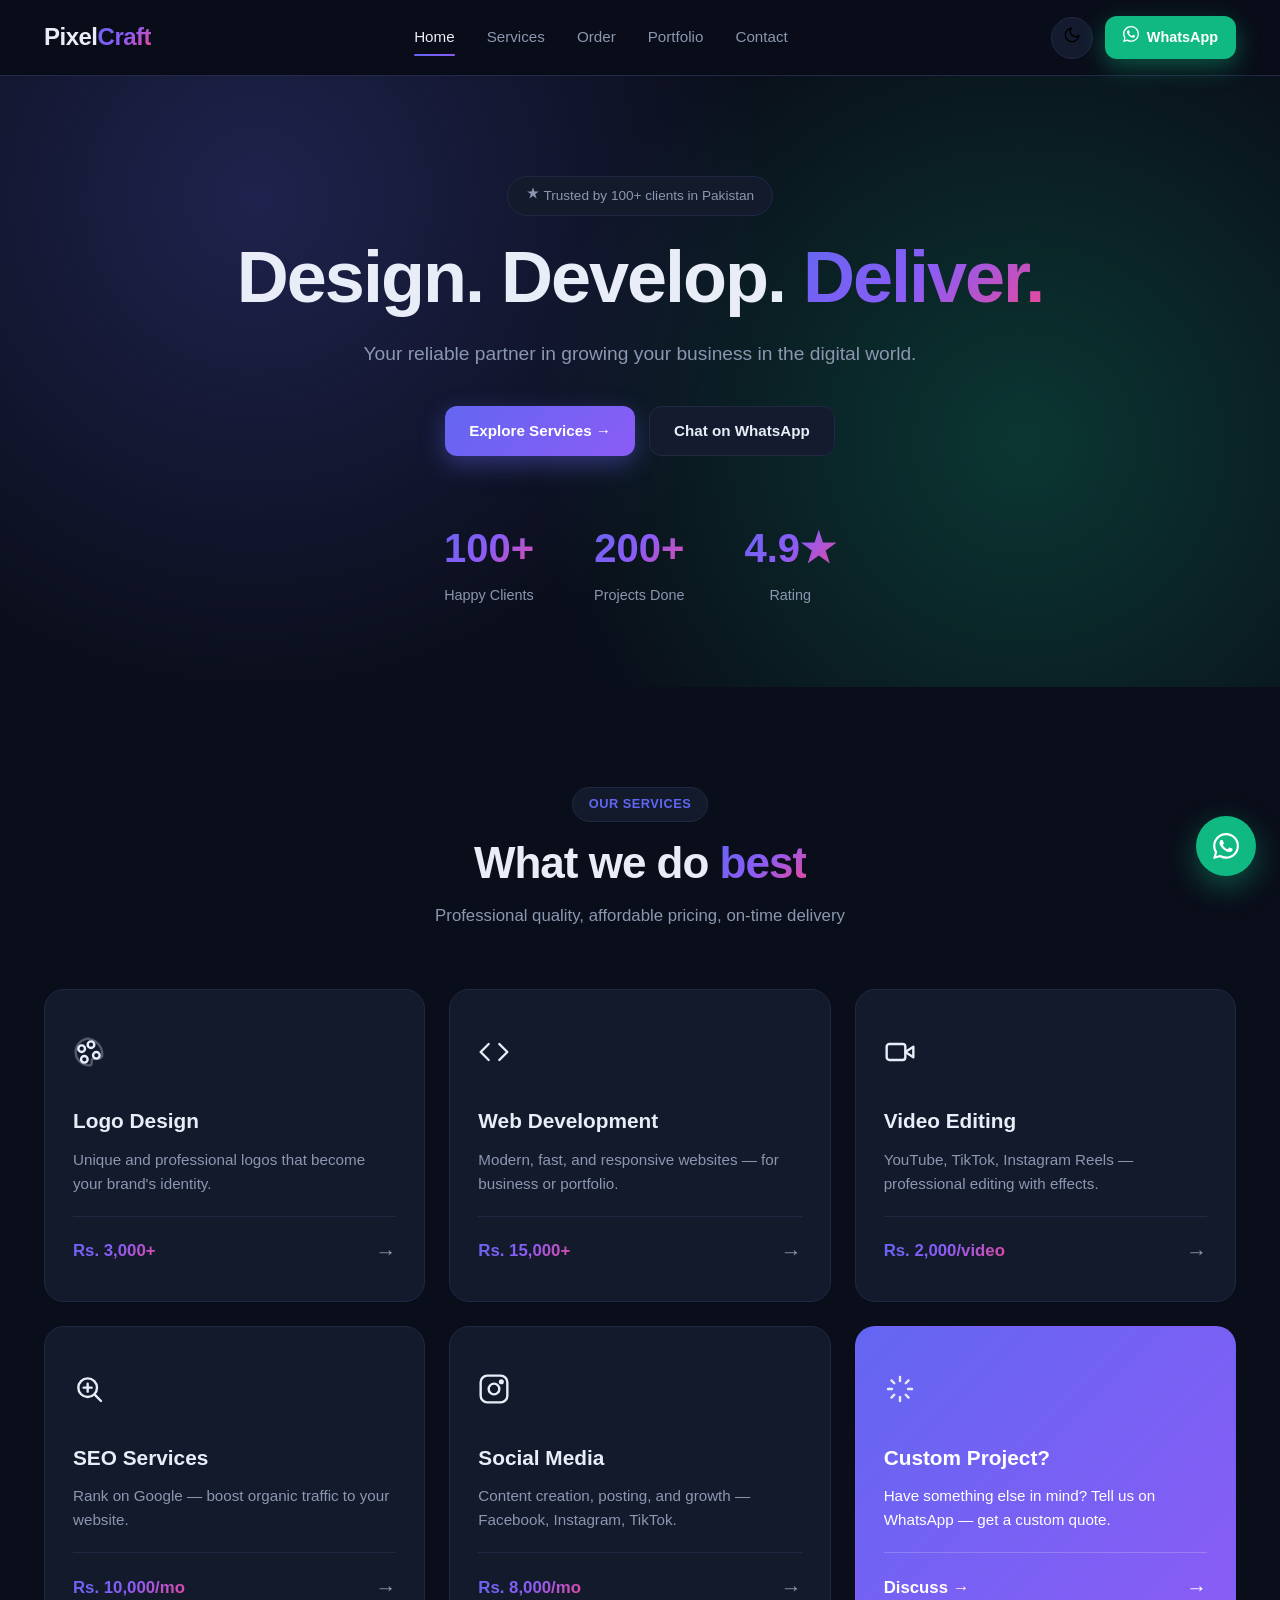
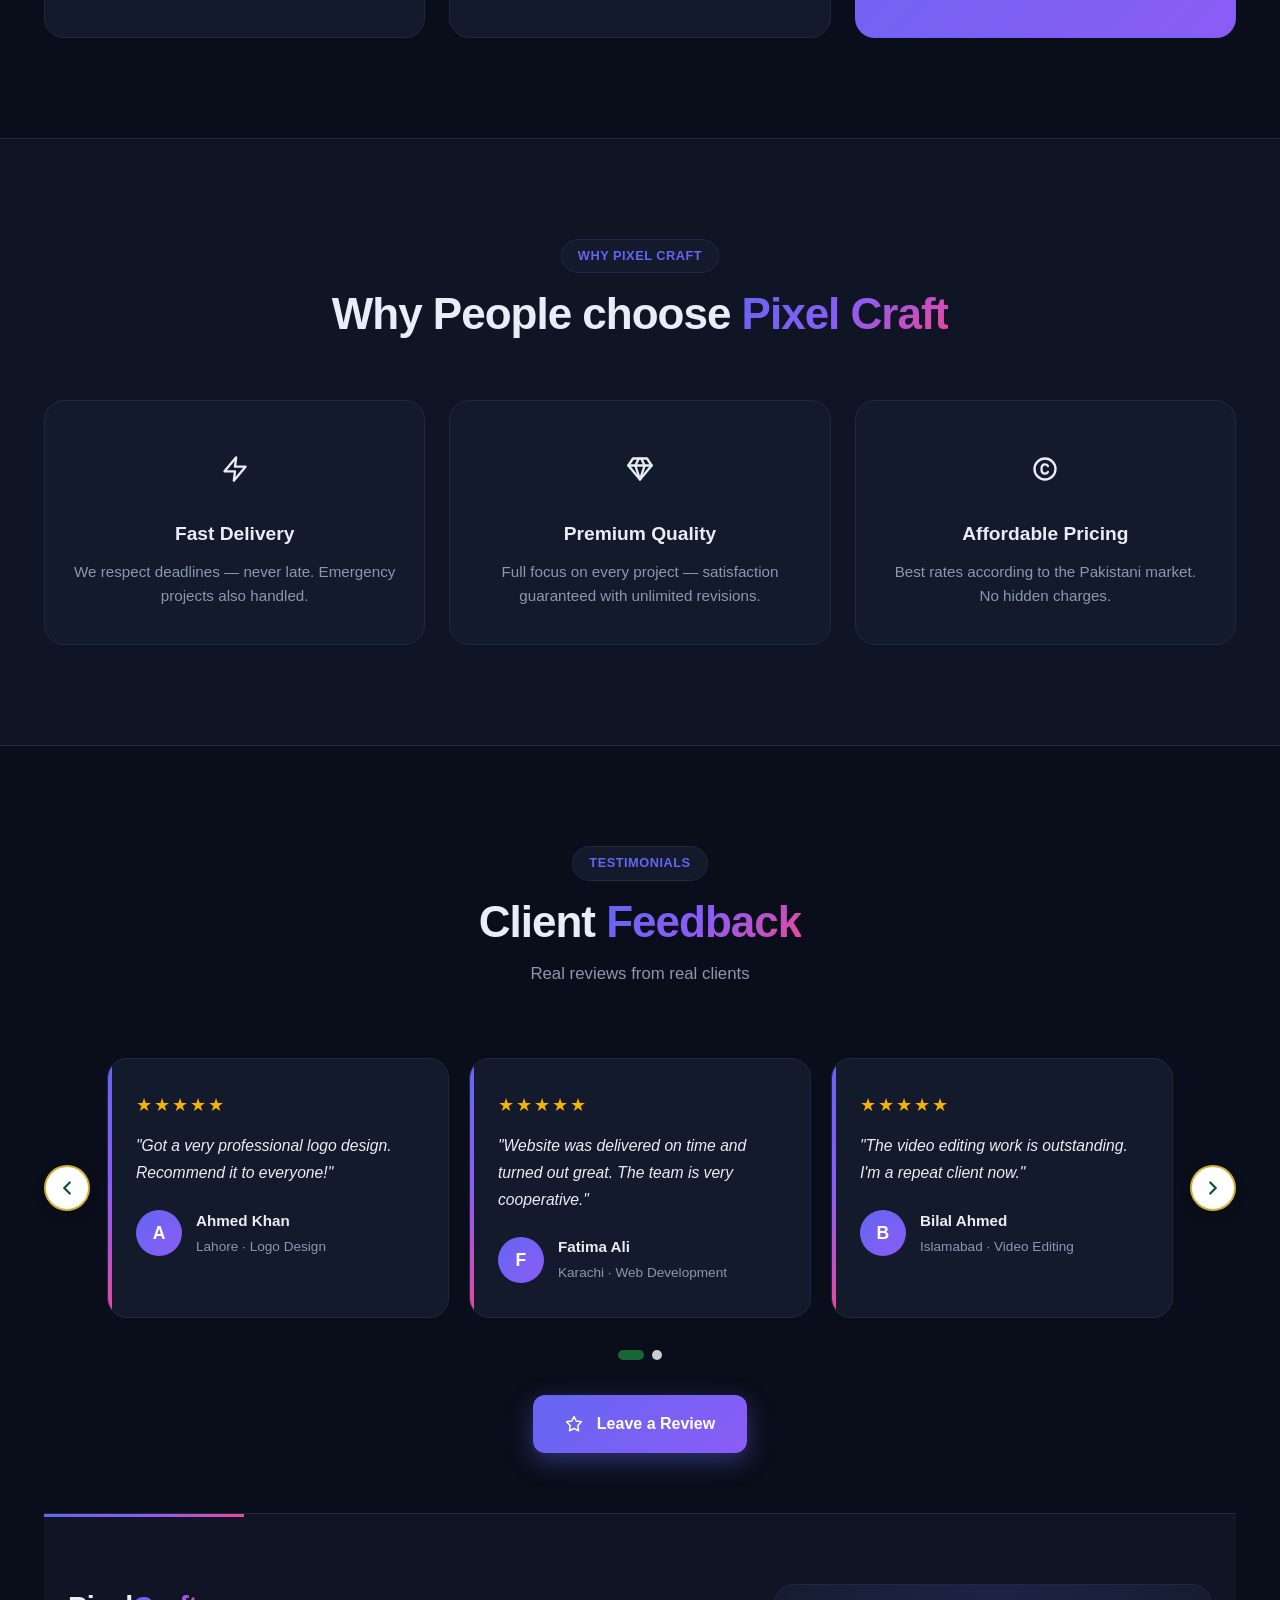
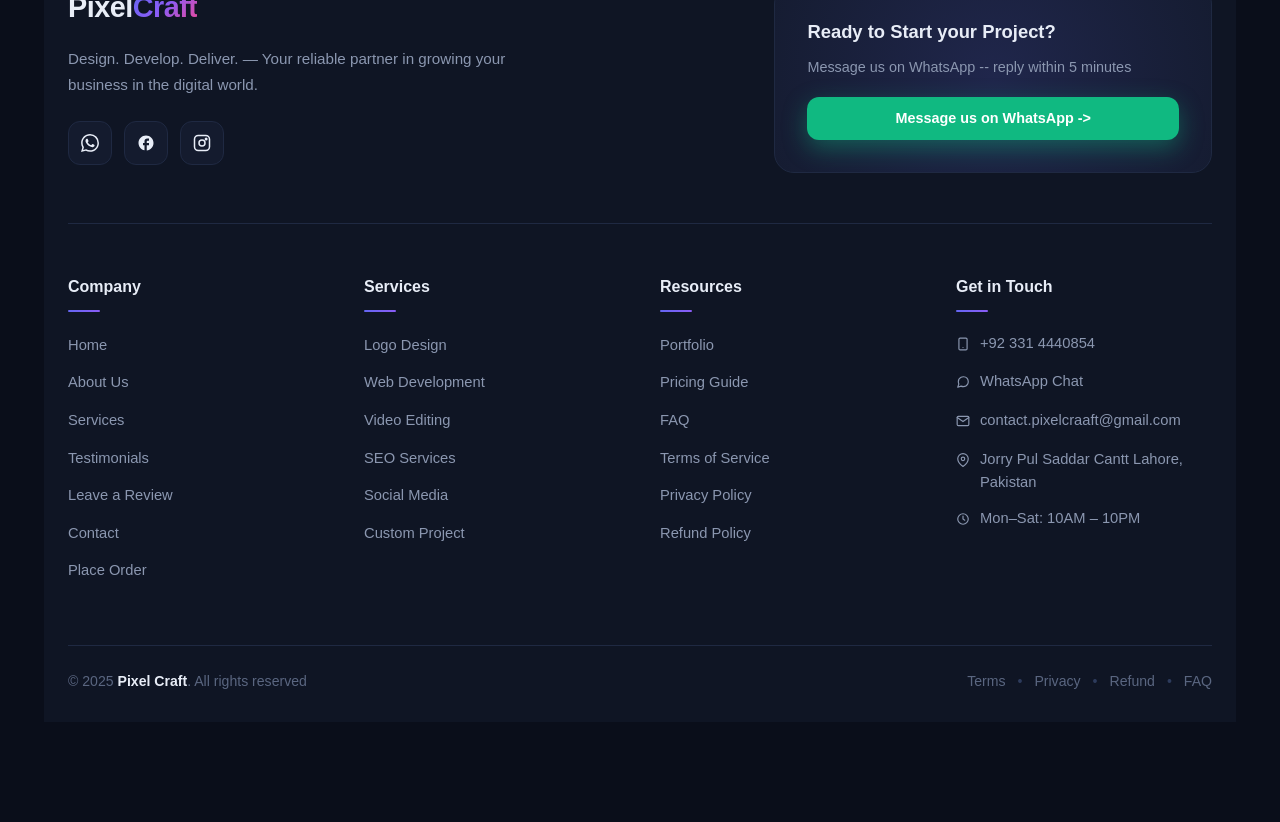
<file: index.html>
<!DOCTYPE html>
<html lang="en">
<head>
  <meta charset="UTF-8" />
  <meta name="viewport" content="width=device-width, initial-scale=1.0" />
  <title>Pixel Craft — Design. Develop. Deliver.</title>

  <link rel="icon" type="image/png" href="pixelcraftheaderlogo.png">
  <link rel="stylesheet" href="style.css" />
  <link rel="stylesheet" href="carousel.css" />
</head>
<body>

<header class="navbar">
  <div class="container nav-inner">
    <a href="index.html" class="logo">Pixel<span>Craft</span></a>
    <nav class="nav-links">
  <a href="index.html" class="active">Home</a>
  <a href="services.html">Services</a>
  <a href="order.html">Order</a>
  <a href="https://bilalibrahim970.github.io/my-portfolio/" target="_blank">Portfolio</a>
  <a href="contact.html">Contact</a>
</nav>
    <div class="nav-actions">
      <button id="themeToggle" class="theme-toggle" aria-label="Toggle theme">
        <span class="icon-sun">
          <svg width="18" height="18" viewBox="0 0 24 24" fill="none" stroke="currentColor" stroke-width="2" stroke-linecap="round" stroke-linejoin="round"><circle cx="12" cy="12" r="5"/><line x1="12" y1="1" x2="12" y2="3"/><line x1="12" y1="21" x2="12" y2="23"/><line x1="4.22" y1="4.22" x2="5.64" y2="5.64"/><line x1="18.36" y1="18.36" x2="19.78" y2="19.78"/><line x1="1" y1="12" x2="3" y2="12"/><line x1="21" y1="12" x2="23" y2="12"/><line x1="4.22" y1="19.78" x2="5.64" y2="18.36"/><line x1="18.36" y1="5.64" x2="19.78" y2="4.22"/></svg>
        </span>
        <span class="icon-moon">
          <svg width="18" height="18" viewBox="0 0 24 24" fill="none" stroke="currentColor" stroke-width="2" stroke-linecap="round" stroke-linejoin="round"><path d="M21 12.79A9 9 0 1 1 11.21 3 7 7 0 0 0 21 12.79z"/></svg>
        </span>
      </button>
      <a href="https://wa.me/923314440854" class="btn btn-wa" target="_blank">
        <span>
          <svg width="16" height="16" viewBox="0 0 24 24" fill="currentColor"><path d="M17.472 14.382c-.297-.149-1.758-.867-2.03-.967-.273-.099-.471-.148-.67.15-.197.297-.767.966-.94 1.164-.173.199-.347.223-.644.075-.297-.15-1.255-.463-2.39-1.475-.883-.788-1.48-1.761-1.653-2.059-.173-.297-.018-.458.13-.606.134-.133.298-.347.446-.52.149-.174.198-.298.298-.497.099-.198.05-.371-.025-.52-.075-.149-.669-1.612-.916-2.207-.242-.579-.487-.5-.669-.51-.173-.008-.371-.01-.57-.01-.198 0-.52.074-.792.372-.272.297-1.04 1.016-1.04 2.479 0 1.462 1.065 2.875 1.213 3.074.149.198 2.096 3.2 5.077 4.487.709.306 1.262.489 1.694.625.712.227 1.36.195 1.871.118.571-.085 1.758-.719 2.006-1.413.248-.694.248-1.289.173-1.413-.074-.124-.272-.198-.57-.347m-5.421 7.403h-.004a9.87 9.87 0 01-5.031-1.378l-.361-.214-3.741.982.998-3.648-.235-.374a9.86 9.86 0 01-1.51-5.26c.001-5.45 4.436-9.884 9.888-9.884 2.64 0 5.122 1.03 6.988 2.898a9.825 9.825 0 012.893 6.994c-.003 5.45-4.437 9.884-9.885 9.884m8.413-18.297A11.815 11.815 0 0012.05 0C5.495 0 .16 5.335.157 11.892c0 2.096.547 4.142 1.588 5.945L.057 24l6.305-1.654a11.882 11.882 0 005.683 1.448h.005c6.554 0 11.89-5.335 11.893-11.893a11.821 11.821 0 00-3.48-8.413Z"/></svg>
        </span> WhatsApp
      </a>
      <button class="menu-toggle" id="menuToggle" aria-label="Menu">
        <span></span><span></span><span></span>
      </button>
    </div>
  </div>
</header>

<section class="hero">
  <div class="hero-bg"></div>
  <div class="container hero-content">
    <div class="hero-badge">
      <svg width="14" height="14" viewBox="0 0 24 24" fill="currentColor"><path d="M12 2l2.4 7.4H22l-6.2 4.5 2.4 7.4L12 16.8 5.8 21.3l2.4-7.4L2 9.4h7.6z"/></svg>
      Trusted by 100+ clients in Pakistan
    </div>
    <h1>Design. Develop. <span class="gradient-text">Deliver.</span></h1>
    <p class="hero-sub">Your reliable partner in growing your business in the digital world.</p>
    <div class="hero-btns">
      <a href="services.html" class="btn btn-primary">Explore Services →</a>
      <a href="https://wa.me/923314440854" class="btn btn-ghost" target="_blank">Chat on WhatsApp</a>
    </div>
    <div class="hero-stats">
      <div class="stat"><strong>100+</strong><span>Happy Clients</span></div>
      <div class="stat"><strong>200+</strong><span>Projects Done</span></div>
      <div class="stat"><strong>4.9★</strong><span>Rating</span></div>
    </div>
  </div>
</section>

<section class="section">
  <div class="container">
    <div class="section-header">
      <span class="section-tag">Our Services</span>
      <h2 class="section-title">What we do <span class="gradient-text">best</span></h2>
      <p class="section-sub">Professional quality, affordable pricing, on-time delivery</p>
    </div>

    <div class="grid-3">
      <a href="order.html?service=Logo%20Design" class="service-card">
        <div class="service-card-glow"></div>
        <div class="service-card-icon">
          <svg width="32" height="32" viewBox="0 0 24 24" fill="none" stroke="currentColor" stroke-width="1.8" stroke-linecap="round" stroke-linejoin="round"><circle cx="13.5" cy="6.5" r="2.5"/><circle cx="17.5" cy="14.5" r="2.5"/><circle cx="8.5" cy="17.5" r="2.5"/><circle cx="6.5" cy="9.5" r="2.5"/><path d="M12 2a10 10 0 0 0 0 20c1.1 0 2-.9 2-2v-1a2 2 0 0 1 2-2h3c1.7 0 3-1.3 3-3 0-6.6-5.4-12-12-12z" opacity="0.3"/></svg>
        </div>
        <h3>Logo Design</h3>
        <p>Unique and professional logos that become your brand's identity.</p>
        <div class="service-card-footer">
          <span class="price">Rs. 3,000+</span>
          <span class="arrow">→</span>
        </div>
      </a>

      <a href="order.html?service=Web%20Development" class="service-card">
        <div class="service-card-glow"></div>
        <div class="service-card-icon">
          <svg width="32" height="32" viewBox="0 0 24 24" fill="none" stroke="currentColor" stroke-width="1.8" stroke-linecap="round" stroke-linejoin="round"><polyline points="16 18 22 12 16 6"/><polyline points="8 6 2 12 8 18"/></svg>
        </div>
        <h3>Web Development</h3>
        <p>Modern, fast, and responsive websites — for business or portfolio.</p>
        <div class="service-card-footer">
          <span class="price">Rs. 15,000+</span>
          <span class="arrow">→</span>
        </div>
      </a>

      <a href="order.html?service=Video%20Editing" class="service-card">
        <div class="service-card-glow"></div>
        <div class="service-card-icon">
          <svg width="32" height="32" viewBox="0 0 24 24" fill="none" stroke="currentColor" stroke-width="1.8" stroke-linecap="round" stroke-linejoin="round"><rect x="2" y="6" width="14" height="12" rx="2"/><polygon points="22 8 16 12 22 16 22 8"/></svg>
        </div>
        <h3>Video Editing</h3>
        <p>YouTube, TikTok, Instagram Reels — professional editing with effects.</p>
        <div class="service-card-footer">
          <span class="price">Rs. 2,000/video</span>
          <span class="arrow">→</span>
        </div>
      </a>

      <a href="order.html?service=SEO" class="service-card">
        <div class="service-card-glow"></div>
        <div class="service-card-icon">
          <svg width="32" height="32" viewBox="0 0 24 24" fill="none" stroke="currentColor" stroke-width="1.8" stroke-linecap="round" stroke-linejoin="round"><circle cx="11" cy="11" r="7"/><line x1="21" y1="21" x2="16.65" y2="16.65"/><path d="M11 8v6M8 11h6"/></svg>
        </div>
        <h3>SEO Services</h3>
        <p>Rank on Google — boost organic traffic to your website.</p>
        <div class="service-card-footer">
          <span class="price">Rs. 10,000/mo</span>
          <span class="arrow">→</span>
        </div>
      </a>

      <a href="order.html?service=Social%20Media" class="service-card">
        <div class="service-card-glow"></div>
        <div class="service-card-icon">
          <svg width="32" height="32" viewBox="0 0 24 24" fill="none" stroke="currentColor" stroke-width="1.8" stroke-linecap="round" stroke-linejoin="round"><rect x="2" y="2" width="20" height="20" rx="5"/><circle cx="12" cy="12" r="4"/><circle cx="17.5" cy="6.5" r="1" fill="currentColor"/></svg>
        </div>
        <h3>Social Media</h3>
        <p>Content creation, posting, and growth — Facebook, Instagram, TikTok.</p>
        <div class="service-card-footer">
          <span class="price">Rs. 8,000/mo</span>
          <span class="arrow">→</span>
        </div>
      </a>

      <a href="https://wa.me/923314440854" target="_blank" class="service-card service-card-cta">
        <div class="service-card-glow"></div>
        <div class="service-card-icon">
          <svg width="32" height="32" viewBox="0 0 24 24" fill="none" stroke="currentColor" stroke-width="1.8" stroke-linecap="round" stroke-linejoin="round"><path d="M12 3v3M12 18v3M3 12h3M18 12h3M5.6 5.6l2.1 2.1M16.3 16.3l2.1 2.1M5.6 18.4l2.1-2.1M16.3 7.7l2.1-2.1"/></svg>
        </div>
        <h3>Custom Project?</h3>
        <p>Have something else in mind? Tell us on WhatsApp — get a custom quote.</p>
        <div class="service-card-footer">
          <span class="price">Discuss →</span>
          <span class="arrow">→</span>
        </div>
      </a>
    </div>
  </div>
</section>

<section class="section section-alt" id="why-us">
  <div class="container">
    <div class="section-header">
      <span class="section-tag">Why Pixel Craft</span>
      <h2 class="section-title">Why People choose <span class="gradient-text">Pixel Craft</span></h2>
    </div>

    <div class="grid-3">
      <div class="feature-card">
        <div class="feature-icon">
          <svg width="28" height="28" viewBox="0 0 24 24" fill="none" stroke="currentColor" stroke-width="2" stroke-linecap="round" stroke-linejoin="round"><polygon points="13 2 3 14 12 14 11 22 21 10 12 10 13 2"/></svg>
        </div>
        <h3>Fast Delivery</h3>
        <p>We respect deadlines — never late. Emergency projects also handled.</p>
      </div>
      <div class="feature-card">
        <div class="feature-icon">
          <svg width="28" height="28" viewBox="0 0 24 24" fill="none" stroke="currentColor" stroke-width="2" stroke-linecap="round" stroke-linejoin="round"><path d="M6 3h12l4 6-10 12L2 9z"/><path d="M11 3 8 9l4 12 4-12-3-6"/><line x1="2" y1="9" x2="22" y2="9"/></svg>
        </div>
        <h3>Premium Quality</h3>
        <p>Full focus on every project — satisfaction guaranteed with unlimited revisions.</p>
      </div>
      <div class="feature-card">
        <div class="feature-icon">
          <svg width="28" height="28" viewBox="0 0 24 24" fill="none" stroke="currentColor" stroke-width="2" stroke-linecap="round" stroke-linejoin="round"><circle cx="12" cy="12" r="9"/><path d="M14.5 9.5c-.5-1-1.5-1.5-2.5-1.5-1.7 0-3 1.3-3 4s1.3 4 3 4c1 0 2-.5 2.5-1.5"/></svg>
        </div>
        <h3>Affordable Pricing</h3>
        <p>Best rates according to the Pakistani market. No hidden charges.</p>
      </div>
    </div>
  </div>
</section>

<section class="section" id="testimonials">
  <div class="container">
    <div class="section-header">
      <span class="section-tag">Testimonials</span>
      <h2 class="section-title">Client <span class="gradient-text">Feedback</span></h2>
      <p class="section-sub">Real reviews from real clients</p>
    </div>

    <div class="carousel-wrapper" id="carouselWrapper">
      <button class="carousel-btn carousel-prev" id="carouselPrev" aria-label="Previous reviews">
        <svg width="22" height="22" viewBox="0 0 24 24" fill="none" stroke="currentColor" stroke-width="2.5" stroke-linecap="round" stroke-linejoin="round"><polyline points="15 18 9 12 15 6"/></svg>
      </button>

      <div class="carousel-viewport">
        <div class="carousel-track" id="carouselTrack"></div>
      </div>

      <button class="carousel-btn carousel-next" id="carouselNext" aria-label="Next reviews">
        <svg width="22" height="22" viewBox="0 0 24 24" fill="none" stroke="currentColor" stroke-width="2.5" stroke-linecap="round" stroke-linejoin="round"><polyline points="9 18 15 12 9 6"/></svg>
      </button>
    </div>

   <div class="carousel-dots" id="carouselDots"></div>

<div class="review-btn-wrap">
  <a href="review.html" class="btn btn-primary btn-lg">
    <svg width="18" height="18" viewBox="0 0 24 24" fill="none" stroke="currentColor" stroke-width="2" stroke-linecap="round" stroke-linejoin="round" style="vertical-align:-3px; margin-right:6px;">
      <path d="M12 2l3 6 7 1-5 5 1 7-6-3-6 3 1-7-5-5 7-1z"/>
    </svg>
    Leave a Review
  </a>
</div>

<footer class="footer">
  <div class="container">
    <div class="footer-top">
      <div class="footer-brand">
        <a href="index.html" class="footer-logo">Pixel<span>Craft</span></a>
        <p class="footer-tagline">Design. Develop. Deliver. — Your reliable partner in growing your business in the digital world.</p>
        <div class="footer-socials">
          <a href="https://wa.me/923314440854" target="_blank" title="WhatsApp">
            <svg width="18" height="18" viewBox="0 0 24 24" fill="currentColor"><path d="M17.472 14.382c-.297-.149-1.758-.867-2.03-.967-.273-.099-.471-.148-.67.15-.197.297-.767.966-.94 1.164-.173.199-.347.223-.644.075-.297-.15-1.255-.463-2.39-1.475-.883-.788-1.48-1.761-1.653-2.059-.173-.297-.018-.458.13-.606.134-.133.298-.347.446-.52.149-.174.198-.298.298-.497.099-.198.05-.371-.025-.52-.075-.149-.669-1.612-.916-2.207-.242-.579-.487-.5-.669-.51-.173-.008-.371-.01-.57-.01-.198 0-.52.074-.792.372-.272.297-1.04 1.016-1.04 2.479 0 1.462 1.065 2.875 1.213 3.074.149.198 2.096 3.2 5.077 4.487.709.306 1.262.489 1.694.625.712.227 1.36.195 1.871.118.571-.085 1.758-.719 2.006-1.413.248-.694.248-1.289.173-1.413-.074-.124-.272-.198-.57-.347m-5.421 7.403h-.004a9.87 9.87 0 01-5.031-1.378l-.361-.214-3.741.982.998-3.648-.235-.374a9.86 9.86 0 01-1.51-5.26c.001-5.45 4.436-9.884 9.888-9.884 2.64 0 5.122 1.03 6.988 2.898a9.825 9.825 0 012.893 6.994c-.003 5.45-4.437 9.884-9.885 9.884m8.413-18.297A11.815 11.815 0 0012.05 0C5.495 0 .16 5.335.157 11.892c0 2.096.547 4.142 1.588 5.945L.057 24l6.305-1.654a11.882 11.882 0 005.683 1.448h.005c6.554 0 11.89-5.335 11.893-11.893a11.821 11.821 0 00-3.48-8.413Z"/></svg>
          </a>
          <a href="https://www.facebook.com/share/1DvGjK3aWy/" target="_blank" title="Facebook">
            <svg width="18" height="18" viewBox="0 0 24 24" fill="currentColor"><path d="M22 12c0-5.52-4.48-10-10-10S2 6.48 2 12c0 4.84 3.44 8.87 8 9.8V15H8v-3h2V9.5C10 7.57 11.57 6 13.5 6H16v3h-2c-.55 0-1 .45-1 1v2h3v3h-3v6.95c5.05-.5 9-4.76 9-9.95z"/></svg>
          </a>
          <a href="https://www.instagram.com/pi.xelcraft?stkn=NXF0dGNsZjJwc2hw" target="_blank" title="Instagram">
            <svg width="18" height="18" viewBox="0 0 24 24" fill="none" stroke="currentColor" stroke-width="2" stroke-linecap="round" stroke-linejoin="round"><rect x="2" y="2" width="20" height="20" rx="5"/><circle cx="12" cy="12" r="4"/><circle cx="17.5" cy="6.5" r="1" fill="currentColor"/></svg>
          </a>
        </div>
      </div>
      <div class="footer-newsletter">
        <h4> Ready to Start your Project?</h4>
        <p>Message us on WhatsApp -- reply within 5 minutes</p>
        <a href="https://wa.me/923314440854?text=Hi%20Pixel%20Craft" class="btn btn-wa" target="_blank">
          Message us on WhatsApp ->
        </a>
      </div>
    </div>

    <div class="footer-grid">
      <div class="footer-col">
        <h4>Company</h4>
        <ul>
          <li><a href="index.html">Home</a></li>
          <li><a href="index.html#why-us">About Us</a></li>
          <li><a href="services.html">Services</a></li>
          <li><a href="index.html#testimonials">Testimonials</a></li>
          <li><a href="review.html">Leave a Review</a></li>
          <li><a href="contact.html">Contact</a></li>
          <li><a href="order.html">Place Order</a></li>
        </ul>
      </div>
      <div class="footer-col">
        <h4>Services</h4>
        <ul>
          <li><a href="order.html?service=Logo%20Design">Logo Design</a></li>
          <li><a href="order.html?service=Web%20Development">Web Development</a></li>
          <li><a href="order.html?service=Video%20Editing">Video Editing</a></li>
          <li><a href="order.html?service=SEO">SEO Services</a></li>
          <li><a href="order.html?service=Social%20Media">Social Media</a></li>
          <li><a href="order.html?service=Other">Custom Project</a></li>
        </ul>
      </div>
      <div class="footer-col">
        <h4>Resources</h4>
        <ul>
          <li><a href="https://bilalibrahim970.github.io/my-portfolio/" target="_blank">Portfolio</a></li>
          <li><a href="pricing.html">Pricing Guide</a></li>
          <li><a href="faq.html">FAQ</a></li>
          <li><a href="terms.html">Terms of Service</a></li>
          <li><a href="privacy.html">Privacy Policy</a></li>
          <li><a href="refund.html">Refund Policy</a></li>
        </ul>
      </div>
      <div class="footer-col">
        <h4>Get in Touch</h4>
        <ul class="footer-contact">
          <li><span class="fc-icon">
            <svg width="14" height="14" viewBox="0 0 24 24" fill="none" stroke="currentColor" stroke-width="2" stroke-linecap="round" stroke-linejoin="round"><rect x="5" y="2" width="14" height="20" rx="2"/><line x1="12" y1="18" x2="12" y2="18"/></svg>
          </span><a href="tel:+923314440854">+92 331 4440854</a></li>
          <li><span class="fc-icon">
            <svg width="14" height="14" viewBox="0 0 24 24" fill="none" stroke="currentColor" stroke-width="2" stroke-linecap="round" stroke-linejoin="round"><path d="M21 11.5a8.38 8.38 0 0 1-.9 3.8 8.5 8.5 0 0 1-7.6 4.7 8.38 8.38 0 0 1-3.8-.9L3 21l1.9-5.7a8.38 8.38 0 0 1-.9-3.8 8.5 8.5 0 0 1 4.7-7.6 8.38 8.38 0 0 1 3.8-.9h.5a8.48 8.48 0 0 1 8 8v.5z"/></svg>
          </span><a href="https://wa.me/923314440854" target="_blank">WhatsApp Chat</a></li>
          <li><span class="fc-icon">
            <svg width="14" height="14" viewBox="0 0 24 24" fill="none" stroke="currentColor" stroke-width="2" stroke-linecap="round" stroke-linejoin="round"><path d="M4 4h16c1.1 0 2 .9 2 2v12c0 1.1-.9 2-2 2H4c-1.1 0-2-.9-2-2V6c0-1.1.9-2 2-2z"/><polyline points="22,6 12,13 2,6"/></svg>
          </span><a href="mailto:contact.pixelcraaft@gmail.com">  contact.pixelcraaft@gmail.com </a></li>
          <li><span class="fc-icon">
            <svg width="14" height="14" viewBox="0 0 24 24" fill="none" stroke="currentColor" stroke-width="2" stroke-linecap="round" stroke-linejoin="round"><path d="M21 10c0 7-9 13-9 13s-9-6-9-13a9 9 0 0 1 18 0z"/><circle cx="12" cy="10" r="3"/></svg>
          </span><span>Jorry Pul Saddar Cantt Lahore, Pakistan</span></li>
          <li><span class="fc-icon">
            <svg width="14" height="14" viewBox="0 0 24 24" fill="none" stroke="currentColor" stroke-width="2" stroke-linecap="round" stroke-linejoin="round"><circle cx="12" cy="12" r="9"/><polyline points="12 7 12 12 15 14"/></svg>
          </span><span>Mon–Sat: 10AM – 10PM</span></li>
        </ul>
      </div>
    </div>

    <div class="footer-bottom">
      <p>© 2025 <strong>Pixel Craft</strong>. All rights reserved</p>
      <div class="footer-legal">
        <a href="terms.html">Terms</a><span>•</span>
        <a href="privacy.html">Privacy</a><span>•</span>
        <a href="refund.html">Refund</a><span>•</span>
        <a href="faq.html">FAQ</a>
      </div>
    </div>
  </div>
</footer>

<a href="https://wa.me/923314440854" class="wa-float" target="_blank" aria-label="WhatsApp">
  <svg width="26" height="26" viewBox="0 0 24 24" fill="currentColor"><path d="M17.472 14.382c-.297-.149-1.758-.867-2.03-.967-.273-.099-.471-.148-.67.15-.197.297-.767.966-.94 1.164-.173.199-.347.223-.644.075-.297-.15-1.255-.463-2.39-1.475-.883-.788-1.48-1.761-1.653-2.059-.173-.297-.018-.458.13-.606.134-.133.298-.347.446-.52.149-.174.198-.298.298-.497.099-.198.05-.371-.025-.52-.075-.149-.669-1.612-.916-2.207-.242-.579-.487-.5-.669-.51-.173-.008-.371-.01-.57-.01-.198 0-.52.074-.792.372-.272.297-1.04 1.016-1.04 2.479 0 1.462 1.065 2.875 1.213 3.074.149.198 2.096 3.2 5.077 4.487.709.306 1.262.489 1.694.625.712.227 1.36.195 1.871.118.571-.085 1.758-.719 2.006-1.413.248-.694.248-1.289.173-1.413-.074-.124-.272-.198-.57-.347m-5.421 7.403h-.004a9.87 9.87 0 01-5.031-1.378l-.361-.214-3.741.982.998-3.648-.235-.374a9.86 9.86 0 01-1.51-5.26c.001-5.45 4.436-9.884 9.888-9.884 2.64 0 5.122 1.03 6.988 2.898a9.825 9.825 0 012.893 6.994c-.003 5.45-4.437 9.884-9.885 9.884m8.413-18.297A11.815 11.815 0 0012.05 0C5.495 0 .16 5.335.157 11.892c0 2.096.547 4.142 1.588 5.945L.057 24l6.305-1.654a11.882 11.882 0 005.683 1.448h.005c6.554 0 11.89-5.335 11.893-11.893a11.821 11.821 0 00-3.48-8.413Z"/></svg>
</a>

<script src="main.js"></script>
<script src="reviews.js"></script>
</body>
</html>
</file>
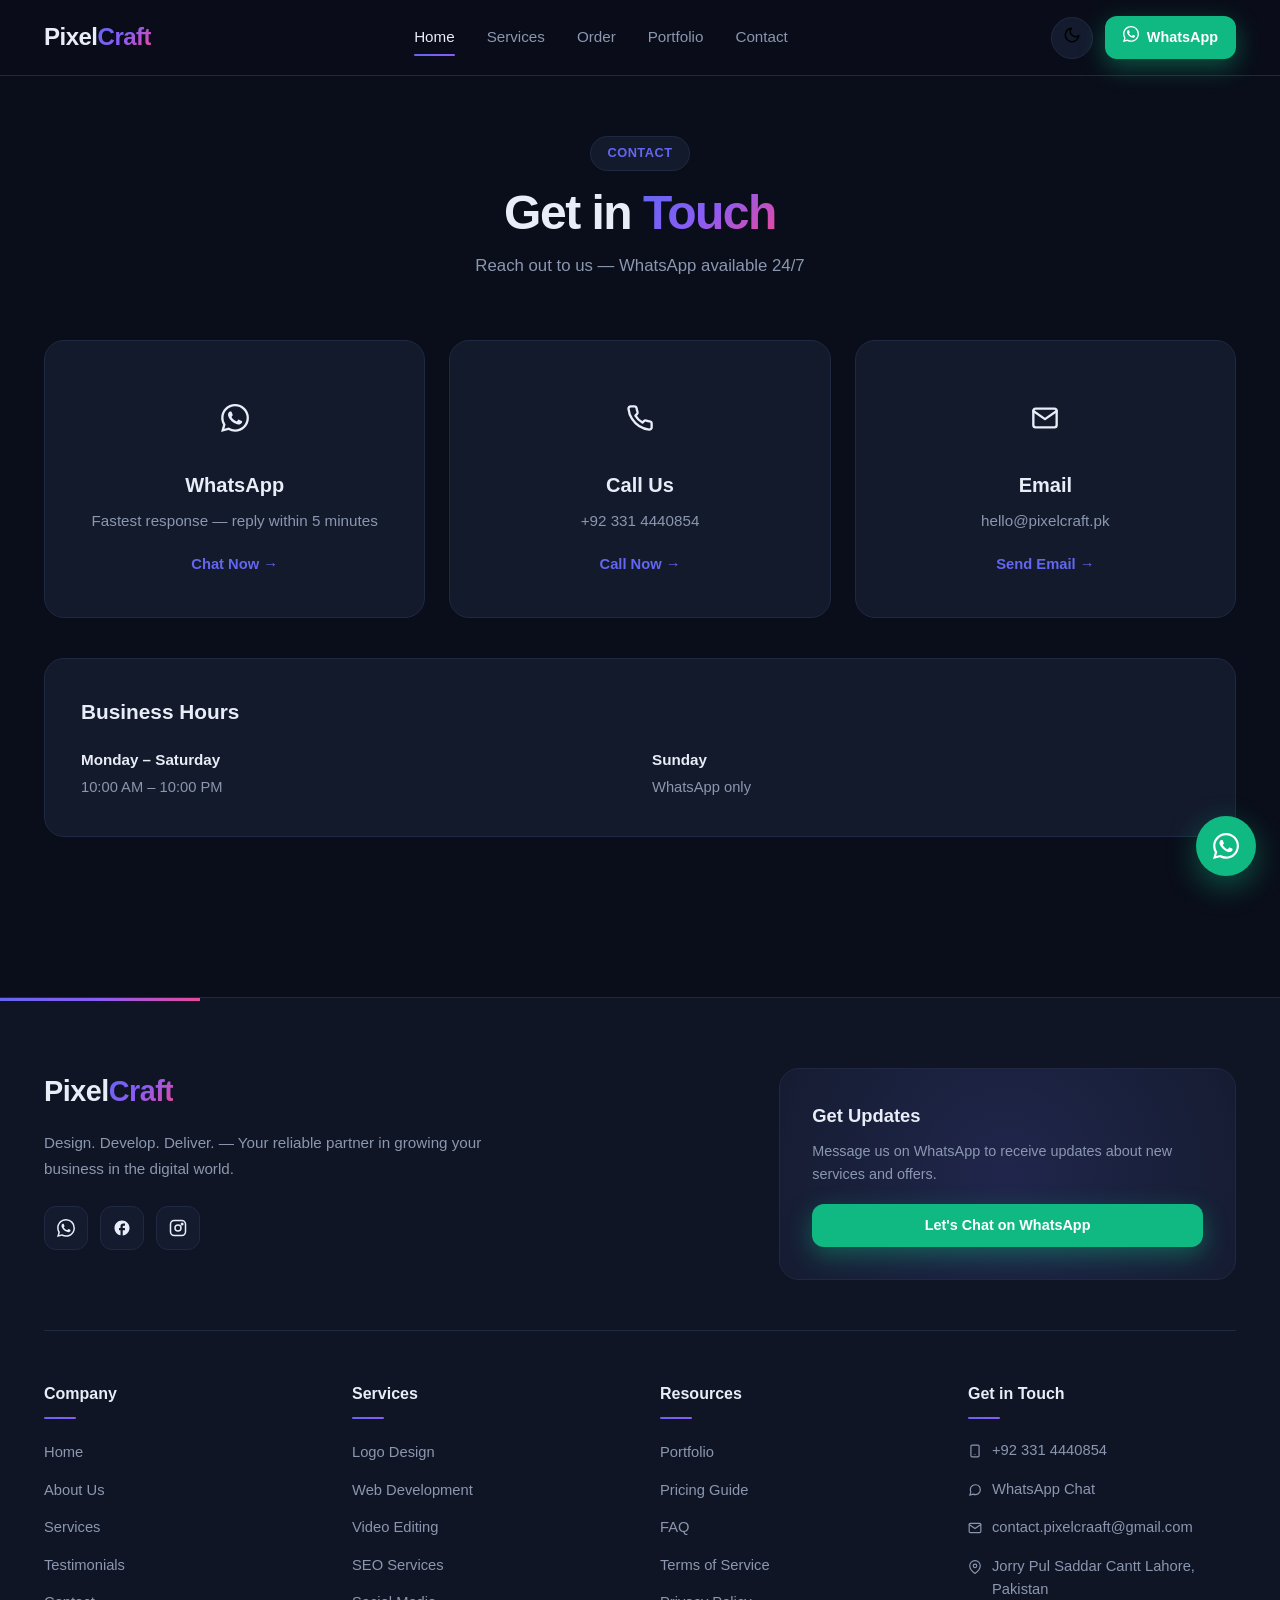
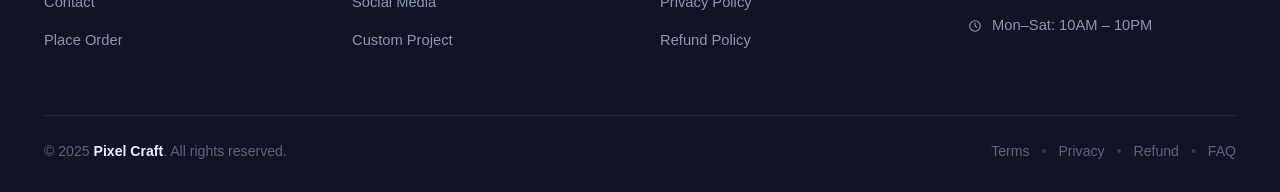
<file: contact.html>
<!DOCTYPE html>
<html lang="en">
<head>
  <meta charset="UTF-8" />
  <meta name="viewport" content="width=device-width, initial-scale=1.0" />
  <title>Contact — Pixel Craft | Design. Develop. Deliver.</title>

  <link rel="icon" type="image/png" href="pixelcraftheaderlogo.png">
  <link rel="stylesheet" href="style.css" />
</head>
<body>

<header class="navbar">
  <div class="container nav-inner">
    <a href="index.html" class="logo">Pixel<span>Craft</span></a>
    <nav class="nav-links">
  <a href="index.html" class="active">Home</a>
  <a href="services.html">Services</a>
  <a href="order.html">Order</a>
  <a href="https://bilalibrahim970.github.io/my-portfolio/" target="_blank">Portfolio</a>
  <a href="contact.html">Contact</a>
</nav>
    <div class="nav-actions">
      <button id="themeToggle" class="theme-toggle" aria-label="Toggle theme">
        <span class="icon-sun">
          <svg width="18" height="18" viewBox="0 0 24 24" fill="none" stroke="currentColor" stroke-width="2" stroke-linecap="round" stroke-linejoin="round"><circle cx="12" cy="12" r="5"/><line x1="12" y1="1" x2="12" y2="3"/><line x1="12" y1="21" x2="12" y2="23"/><line x1="4.22" y1="4.22" x2="5.64" y2="5.64"/><line x1="18.36" y1="18.36" x2="19.78" y2="19.78"/><line x1="1" y1="12" x2="3" y2="12"/><line x1="21" y1="12" x2="23" y2="12"/><line x1="4.22" y1="19.78" x2="5.64" y2="18.36"/><line x1="18.36" y1="5.64" x2="19.78" y2="4.22"/></svg>
        </span>
        <span class="icon-moon">
          <svg width="18" height="18" viewBox="0 0 24 24" fill="none" stroke="currentColor" stroke-width="2" stroke-linecap="round" stroke-linejoin="round"><path d="M21 12.79A9 9 0 1 1 11.21 3 7 7 0 0 0 21 12.79z"/></svg>
        </span>
      </button>
      <a href="https://wa.me/923314440854" class="btn btn-wa" target="_blank">
        <span>
          <svg width="16" height="16" viewBox="0 0 24 24" fill="currentColor"><path d="M17.472 14.382c-.297-.149-1.758-.867-2.03-.967-.273-.099-.471-.148-.67.15-.197.297-.767.966-.94 1.164-.173.199-.347.223-.644.075-.297-.15-1.255-.463-2.39-1.475-.883-.788-1.48-1.761-1.653-2.059-.173-.297-.018-.458.13-.606.134-.133.298-.347.446-.52.149-.174.198-.298.298-.497.099-.198.05-.371-.025-.52-.075-.149-.669-1.612-.916-2.207-.242-.579-.487-.5-.669-.51-.173-.008-.371-.01-.57-.01-.198 0-.52.074-.792.372-.272.297-1.04 1.016-1.04 2.479 0 1.462 1.065 2.875 1.213 3.074.149.198 2.096 3.2 5.077 4.487.709.306 1.262.489 1.694.625.712.227 1.36.195 1.871.118.571-.085 1.758-.719 2.006-1.413.248-.694.248-1.289.173-1.413-.074-.124-.272-.198-.57-.347m-5.421 7.403h-.004a9.87 9.87 0 01-5.031-1.378l-.361-.214-3.741.982.998-3.648-.235-.374a9.86 9.86 0 01-1.51-5.26c.001-5.45 4.436-9.884 9.888-9.884 2.64 0 5.122 1.03 6.988 2.898a9.825 9.825 0 012.893 6.994c-.003 5.45-4.437 9.884-9.885 9.884m8.413-18.297A11.815 11.815 0 0012.05 0C5.495 0 .16 5.335.157 11.892c0 2.096.547 4.142 1.588 5.945L.057 24l6.305-1.654a11.882 11.882 0 005.683 1.448h.005c6.554 0 11.89-5.335 11.893-11.893a11.821 11.821 0 00-3.48-8.413Z"/></svg>
        </span> WhatsApp
      </a>
      <button class="menu-toggle" id="menuToggle" aria-label="Menu">
        <span></span><span></span><span></span>
      </button>
    </div>
  </div>
</header>

<section class="section page-section">
  <div class="container">
    <div class="section-header">
      <span class="section-tag">Contact</span>
      <h1 class="page-title">Get in <span class="gradient-text">Touch</span></h1>
      <p class="section-sub">Reach out to us — WhatsApp available 24/7</p>
    </div>

    <div class="grid-3">
      <a href="https://wa.me/923314440854" target="_blank" class="contact-card">
        <div class="contact-icon">
          <svg width="28" height="28" viewBox="0 0 24 24" fill="currentColor"><path d="M17.472 14.382c-.297-.149-1.758-.867-2.03-.967-.273-.099-.471-.148-.67.15-.197.297-.767.966-.94 1.164-.173.199-.347.223-.644.075-.297-.15-1.255-.463-2.39-1.475-.883-.788-1.48-1.761-1.653-2.059-.173-.297-.018-.458.13-.606.134-.133.298-.347.446-.52.149-.174.198-.298.298-.497.099-.198.05-.371-.025-.52-.075-.149-.669-1.612-.916-2.207-.242-.579-.487-.5-.669-.51-.173-.008-.371-.01-.57-.01-.198 0-.52.074-.792.372-.272.297-1.04 1.016-1.04 2.479 0 1.462 1.065 2.875 1.213 3.074.149.198 2.096 3.2 5.077 4.487.709.306 1.262.489 1.694.625.712.227 1.36.195 1.871.118.571-.085 1.758-.719 2.006-1.413.248-.694.248-1.289.173-1.413-.074-.124-.272-.198-.57-.347m-5.421 7.403h-.004a9.87 9.87 0 01-5.031-1.378l-.361-.214-3.741.982.998-3.648-.235-.374a9.86 9.86 0 01-1.51-5.26c.001-5.45 4.436-9.884 9.888-9.884 2.64 0 5.122 1.03 6.988 2.898a9.825 9.825 0 012.893 6.994c-.003 5.45-4.437 9.884-9.885 9.884m8.413-18.297A11.815 11.815 0 0012.05 0C5.495 0 .16 5.335.157 11.892c0 2.096.547 4.142 1.588 5.945L.057 24l6.305-1.654a11.882 11.882 0 005.683 1.448h.005c6.554 0 11.89-5.335 11.893-11.893a11.821 11.821 0 00-3.48-8.413Z"/></svg>
        </div>
        <h3>WhatsApp</h3>
        <p>Fastest response — reply within 5 minutes</p>
        <span class="contact-cta">Chat Now →</span>
      </a>
      <a href="tel:+923314440854" class="contact-card">
        <div class="contact-icon">
          <svg width="28" height="28" viewBox="0 0 24 24" fill="none" stroke="currentColor" stroke-width="2" stroke-linecap="round" stroke-linejoin="round"><path d="M22 16.92v3a2 2 0 0 1-2.18 2 19.79 19.79 0 0 1-8.63-3.07 19.5 19.5 0 0 1-6-6 19.79 19.79 0 0 1-3.07-8.67A2 2 0 0 1 4.11 2h3a2 2 0 0 1 2 1.72 12.84 12.84 0 0 0 .7 2.81 2 2 0 0 1-.45 2.11L8.09 9.91a16 16 0 0 0 6 6l1.27-1.27a2 2 0 0 1 2.11-.45 12.84 12.84 0 0 0 2.81.7A2 2 0 0 1 22 16.92z"/></svg>
        </div>
        <h3>Call Us</h3>
        <p>+92 331 4440854</p>
        <span class="contact-cta">Call Now →</span>
      </a>
      <a href="mailto:hello@pixelcraft.pk" class="contact-card">
        <div class="contact-icon">
          <svg width="28" height="28" viewBox="0 0 24 24" fill="none" stroke="currentColor" stroke-width="2" stroke-linecap="round" stroke-linejoin="round"><path d="M4 4h16c1.1 0 2 .9 2 2v12c0 1.1-.9 2-2 2H4c-1.1 0-2-.9-2-2V6c0-1.1.9-2 2-2z"/><polyline points="22,6 12,13 2,6"/></svg>
        </div>
        <h3>Email</h3>
        <p>hello@pixelcraft.pk</p>
        <span class="contact-cta">Send Email →</span>
      </a>
    </div>

    <div class="info-box">
      <h3>Business Hours</h3>
      <div class="info-grid">
        <div><strong>Monday – Saturday</strong><span>10:00 AM – 10:00 PM</span></div>
        <div><strong>Sunday</strong><span>WhatsApp only</span></div>
      </div>
    </div>
  </div>
</section>

<footer class="footer">
  <div class="container">
    <div class="footer-top">
      <div class="footer-brand">
        <a href="index.html" class="footer-logo">Pixel<span>Craft</span></a>
        <p class="footer-tagline">Design. Develop. Deliver. — Your reliable partner in growing your business in the digital world.</p>
        <div class="footer-socials">
          <a href="https://wa.me/923314440854" target="_blank" title="WhatsApp">
            <svg width="18" height="18" viewBox="0 0 24 24" fill="currentColor"><path d="M17.472 14.382c-.297-.149-1.758-.867-2.03-.967-.273-.099-.471-.148-.67.15-.197.297-.767.966-.94 1.164-.173.199-.347.223-.644.075-.297-.15-1.255-.463-2.39-1.475-.883-.788-1.48-1.761-1.653-2.059-.173-.297-.018-.458.13-.606.134-.133.298-.347.446-.52.149-.174.198-.298.298-.497.099-.198.05-.371-.025-.52-.075-.149-.669-1.612-.916-2.207-.242-.579-.487-.5-.669-.51-.173-.008-.371-.01-.57-.01-.198 0-.52.074-.792.372-.272.297-1.04 1.016-1.04 2.479 0 1.462 1.065 2.875 1.213 3.074.149.198 2.096 3.2 5.077 4.487.709.306 1.262.489 1.694.625.712.227 1.36.195 1.871.118.571-.085 1.758-.719 2.006-1.413.248-.694.248-1.289.173-1.413-.074-.124-.272-.198-.57-.347m-5.421 7.403h-.004a9.87 9.87 0 01-5.031-1.378l-.361-.214-3.741.982.998-3.648-.235-.374a9.86 9.86 0 01-1.51-5.26c.001-5.45 4.436-9.884 9.888-9.884 2.64 0 5.122 1.03 6.988 2.898a9.825 9.825 0 012.893 6.994c-.003 5.45-4.437 9.884-9.885 9.884m8.413-18.297A11.815 11.815 0 0012.05 0C5.495 0 .16 5.335.157 11.892c0 2.096.547 4.142 1.588 5.945L.057 24l6.305-1.654a11.882 11.882 0 005.683 1.448h.005c6.554 0 11.89-5.335 11.893-11.893a11.821 11.821 0 00-3.48-8.413Z"/></svg>
          </a>
          <a href="https://www.facebook.com/share/1DvGjK3aWy/" target="_blank" title="Facebook">
            <svg width="18" height="18" viewBox="0 0 24 24" fill="currentColor"><path d="M22 12c0-5.52-4.48-10-10-10S2 6.48 2 12c0 4.84 3.44 8.87 8 9.8V15H8v-3h2V9.5C10 7.57 11.57 6 13.5 6H16v3h-2c-.55 0-1 .45-1 1v2h3v3h-3v6.95c5.05-.5 9-4.76 9-9.95z"/></svg>
          </a>
          <a href="https://www.instagram.com/pi.xelcraft?stkn=NXF0dGNsZjJwc2hw" target="_blank" title="Instagram">
            <svg width="18" height="18" viewBox="0 0 24 24" fill="none" stroke="currentColor" stroke-width="2" stroke-linecap="round" stroke-linejoin="round"><rect x="2" y="2" width="20" height="20" rx="5"/><circle cx="12" cy="12" r="4"/><circle cx="17.5" cy="6.5" r="1" fill="currentColor"/></svg>
          </a>
        </div>
      </div>
      <div class="footer-newsletter">
        <h4>Get Updates</h4>
        <p>Message us on WhatsApp to receive updates about new services and offers.</p>
        <a href="https://wa.me/923314440854?text=Hi%20Pixel%20Craft" class="btn btn-wa" target="_blank">
          Let's Chat on WhatsApp
        </a>
      </div>
    </div>

    <div class="footer-grid">
      <div class="footer-col">
        <h4>Company</h4>
        <ul>
          <li><a href="index.html">Home</a></li>
          <li><a href="index.html#why-us">About Us</a></li>
          <li><a href="services.html">Services</a></li>
          <li><a href="index.html#testimonials">Testimonials</a></li>
          <li><a href="contact.html">Contact</a></li>
          <li><a href="order.html">Place Order</a></li>
        </ul>
      </div>
      <div class="footer-col">
        <h4>Services</h4>
        <ul>
          <li><a href="order.html?service=Logo%20Design">Logo Design</a></li>
          <li><a href="order.html?service=Web%20Development">Web Development</a></li>
          <li><a href="order.html?service=Video%20Editing">Video Editing</a></li>
          <li><a href="order.html?service=SEO">SEO Services</a></li>
          <li><a href="order.html?service=Social%20Media">Social Media</a></li>
          <li><a href="order.html?service=Other">Custom Project</a></li>
        </ul>
      </div>
      <div class="footer-col">
        <h4>Resources</h4>
        <ul>
          <li><a href="https://bilalibrahim970.github.io/my-portfolio/" target="_blank">Portfolio</a></li>
          <li><a href="pricing.html">Pricing Guide</a></li>
          <li><a href="faq.html">FAQ</a></li>
          <li><a href="terms.html">Terms of Service</a></li>
          <li><a href="privacy.html">Privacy Policy</a></li>
          <li><a href="refund.html">Refund Policy</a></li>
        </ul>
      </div>
      <div class="footer-col">
        <h4>Get in Touch</h4>
        <ul class="footer-contact">
          <li><span class="fc-icon">
            <svg width="14" height="14" viewBox="0 0 24 24" fill="none" stroke="currentColor" stroke-width="2" stroke-linecap="round" stroke-linejoin="round"><rect x="5" y="2" width="14" height="20" rx="2"/><line x1="12" y1="18" x2="12" y2="18"/></svg>
          </span><a href="tel:+923314440854">+92 331 4440854</a></li>
          <li><span class="fc-icon">
            <svg width="14" height="14" viewBox="0 0 24 24" fill="none" stroke="currentColor" stroke-width="2" stroke-linecap="round" stroke-linejoin="round"><path d="M21 11.5a8.38 8.38 0 0 1-.9 3.8 8.5 8.5 0 0 1-7.6 4.7 8.38 8.38 0 0 1-3.8-.9L3 21l1.9-5.7a8.38 8.38 0 0 1-.9-3.8 8.5 8.5 0 0 1 4.7-7.6 8.38 8.38 0 0 1 3.8-.9h.5a8.48 8.48 0 0 1 8 8v.5z"/></svg>
          </span><a href="https://wa.me/923314440854" target="_blank">WhatsApp Chat</a></li>
          <li><span class="fc-icon">
            <svg width="14" height="14" viewBox="0 0 24 24" fill="none" stroke="currentColor" stroke-width="2" stroke-linecap="round" stroke-linejoin="round"><path d="M4 4h16c1.1 0 2 .9 2 2v12c0 1.1-.9 2-2 2H4c-1.1 0-2-.9-2-2V6c0-1.1.9-2 2-2z"/><polyline points="22,6 12,13 2,6"/></svg>
          </span><a href="mailto:contact.pixelcraaft@gmail.com">contact.pixelcraaft@gmail.com</a></li>
          <li><span class="fc-icon">
            <svg width="14" height="14" viewBox="0 0 24 24" fill="none" stroke="currentColor" stroke-width="2" stroke-linecap="round" stroke-linejoin="round"><path d="M21 10c0 7-9 13-9 13s-9-6-9-13a9 9 0 0 1 18 0z"/><circle cx="12" cy="10" r="3"/></svg>
          </span><span>Jorry Pul Saddar Cantt Lahore, Pakistan</span></li>
          <li><span class="fc-icon">
            <svg width="14" height="14" viewBox="0 0 24 24" fill="none" stroke="currentColor" stroke-width="2" stroke-linecap="round" stroke-linejoin="round"><circle cx="12" cy="12" r="9"/><polyline points="12 7 12 12 15 14"/></svg>
          </span><span>Mon–Sat: 10AM – 10PM</span></li>
        </ul>
      </div>
    </div>

    <div class="footer-bottom">
      <p>© 2025 <strong>Pixel Craft</strong>. All rights reserved.</p>
      <div class="footer-legal">
        <a href="terms.html">Terms</a><span>•</span>
        <a href="privacy.html">Privacy</a><span>•</span>
        <a href="refund.html">Refund</a><span>•</span>
        <a href="faq.html">FAQ</a>
      </div>
    </div>
  </div>
</footer>

<a href="https://wa.me/923314440854" class="wa-float" target="_blank" aria-label="WhatsApp">
  <svg width="26" height="26" viewBox="0 0 24 24" fill="currentColor"><path d="M17.472 14.382c-.297-.149-1.758-.867-2.03-.967-.273-.099-.471-.148-.67.15-.197.297-.767.966-.94 1.164-.173.199-.347.223-.644.075-.297-.15-1.255-.463-2.39-1.475-.883-.788-1.48-1.761-1.653-2.059-.173-.297-.018-.458.13-.606.134-.133.298-.347.446-.52.149-.174.198-.298.298-.497.099-.198.05-.371-.025-.52-.075-.149-.669-1.612-.916-2.207-.242-.579-.487-.5-.669-.51-.173-.008-.371-.01-.57-.01-.198 0-.52.074-.792.372-.272.297-1.04 1.016-1.04 2.479 0 1.462 1.065 2.875 1.213 3.074.149.198 2.096 3.2 5.077 4.487.709.306 1.262.489 1.694.625.712.227 1.36.195 1.871.118.571-.085 1.758-.719 2.006-1.413.248-.694.248-1.289.173-1.413-.074-.124-.272-.198-.57-.347m-5.421 7.403h-.004a9.87 9.87 0 01-5.031-1.378l-.361-.214-3.741.982.998-3.648-.235-.374a9.86 9.86 0 01-1.51-5.26c.001-5.45 4.436-9.884 9.888-9.884 2.64 0 5.122 1.03 6.988 2.898a9.825 9.825 0 012.893 6.994c-.003 5.45-4.437 9.884-9.885 9.884m8.413-18.297A11.815 11.815 0 0012.05 0C5.495 0 .16 5.335.157 11.892c0 2.096.547 4.142 1.588 5.945L.057 24l6.305-1.654a11.882 11.882 0 005.683 1.448h.005c6.554 0 11.89-5.335 11.893-11.893a11.821 11.821 0 00-3.48-8.413Z"/></svg>
</a>

<script src="main.js"></script>
</body>
</html>
</file>
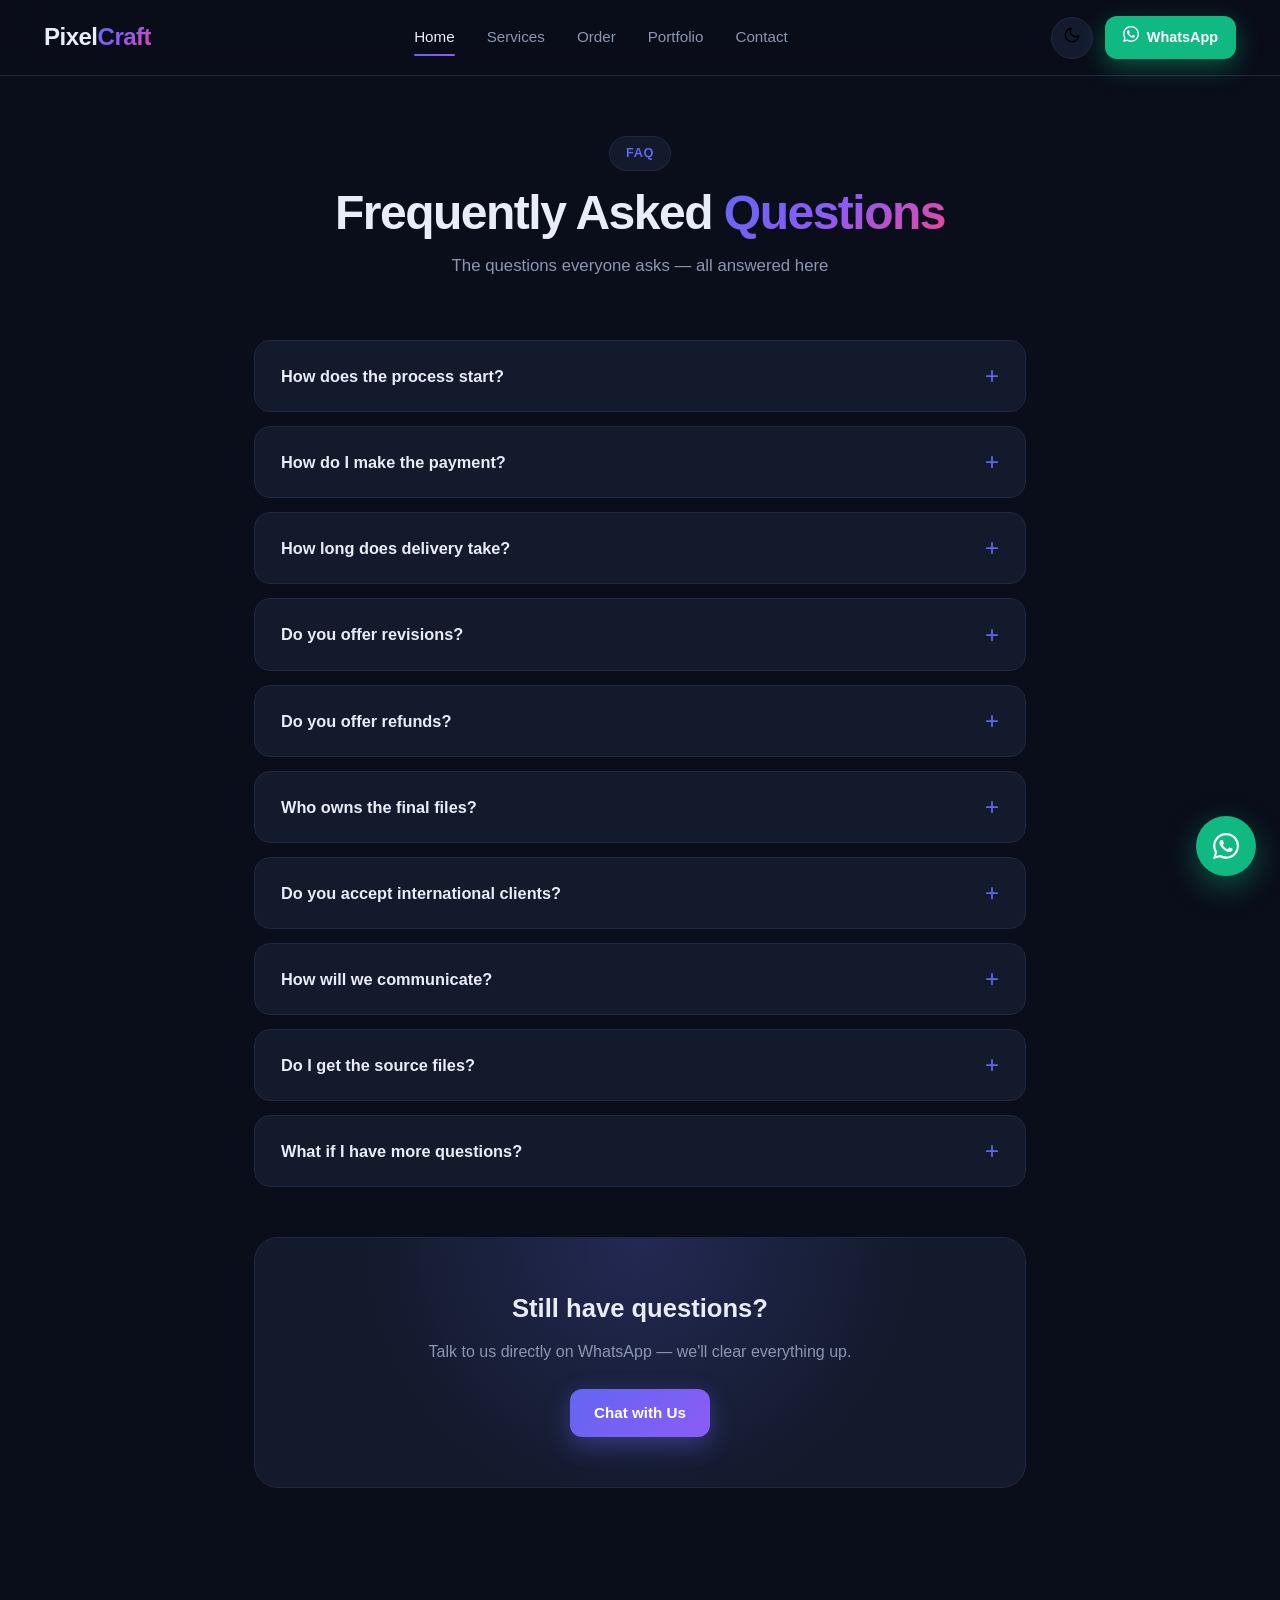
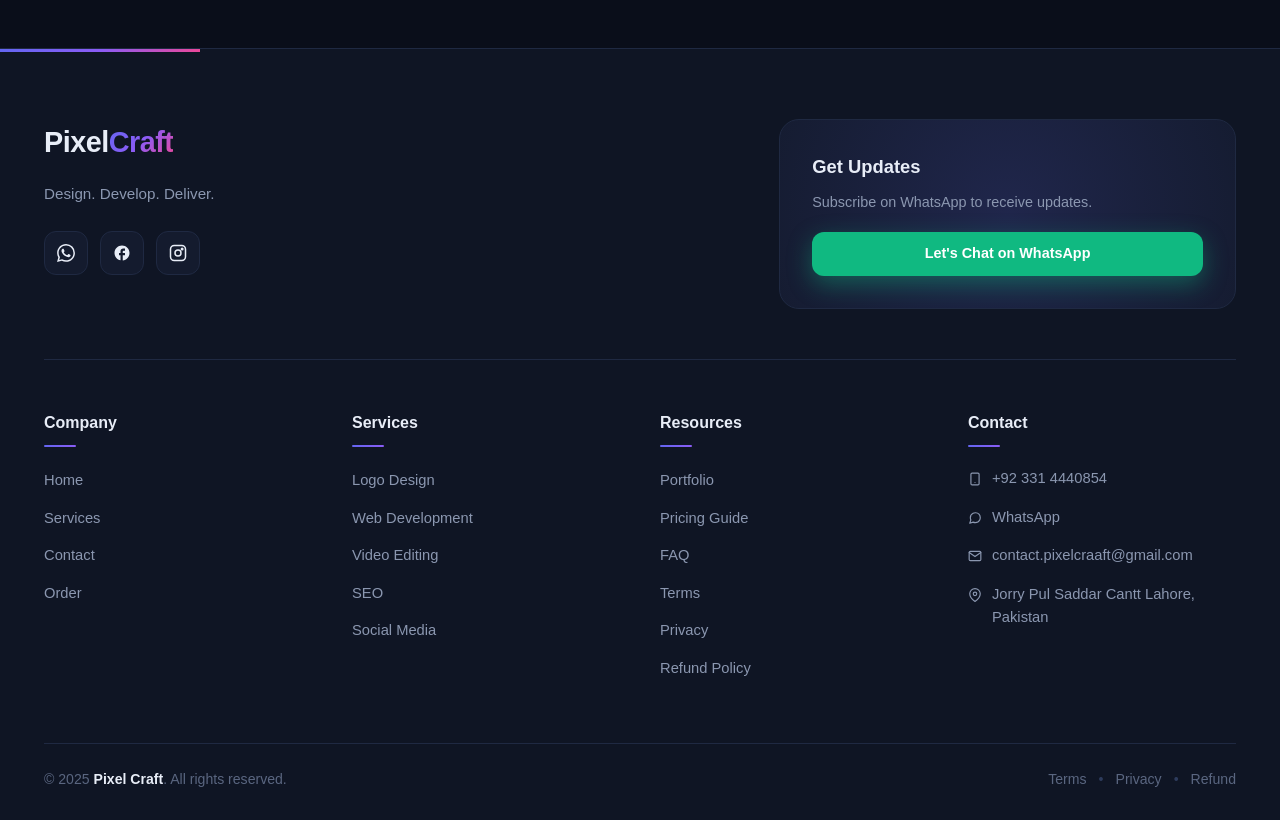
<file: faq.html>
<!DOCTYPE html>
<html lang="en">
<head>
  <meta charset="UTF-8" />
  <meta name="viewport" content="width=device-width, initial-scale=1.0" />
  <title>FAQ — Pixel Craft | Design. Develop. Deliver.</title>

  <link rel="icon" type="image/png" href="pixelcraftheaderlogo.png">
  <link rel="stylesheet" href="style.css" />
</head>
<body>

<header class="navbar">
  <div class="container nav-inner">
    <a href="index.html" class="logo">Pixel<span>Craft</span></a>
    <nav class="nav-links">
  <a href="index.html" class="active">Home</a>
  <a href="services.html">Services</a>
  <a href="order.html">Order</a>
  <a href="https://bilalibrahim970.github.io/my-portfolio/" target="_blank">Portfolio</a>
  <a href="contact.html">Contact</a>
</nav>
    <div class="nav-actions">
      <button id="themeToggle" class="theme-toggle" aria-label="Toggle theme">
        <span class="icon-sun">
          <svg width="18" height="18" viewBox="0 0 24 24" fill="none" stroke="currentColor" stroke-width="2" stroke-linecap="round" stroke-linejoin="round"><circle cx="12" cy="12" r="5"/><line x1="12" y1="1" x2="12" y2="3"/><line x1="12" y1="21" x2="12" y2="23"/><line x1="4.22" y1="4.22" x2="5.64" y2="5.64"/><line x1="18.36" y1="18.36" x2="19.78" y2="19.78"/><line x1="1" y1="12" x2="3" y2="12"/><line x1="21" y1="12" x2="23" y2="12"/><line x1="4.22" y1="19.78" x2="5.64" y2="18.36"/><line x1="18.36" y1="5.64" x2="19.78" y2="4.22"/></svg>
        </span>
        <span class="icon-moon">
          <svg width="18" height="18" viewBox="0 0 24 24" fill="none" stroke="currentColor" stroke-width="2" stroke-linecap="round" stroke-linejoin="round"><path d="M21 12.79A9 9 0 1 1 11.21 3 7 7 0 0 0 21 12.79z"/></svg>
        </span>
      </button>
      <a href="https://wa.me/923314440854" class="btn btn-wa" target="_blank">
        <span>
          <svg width="16" height="16" viewBox="0 0 24 24" fill="currentColor"><path d="M17.472 14.382c-.297-.149-1.758-.867-2.03-.967-.273-.099-.471-.148-.67.15-.197.297-.767.966-.94 1.164-.173.199-.347.223-.644.075-.297-.15-1.255-.463-2.39-1.475-.883-.788-1.48-1.761-1.653-2.059-.173-.297-.018-.458.13-.606.134-.133.298-.347.446-.52.149-.174.198-.298.298-.497.099-.198.05-.371-.025-.52-.075-.149-.669-1.612-.916-2.207-.242-.579-.487-.5-.669-.51-.173-.008-.371-.01-.57-.01-.198 0-.52.074-.792.372-.272.297-1.04 1.016-1.04 2.479 0 1.462 1.065 2.875 1.213 3.074.149.198 2.096 3.2 5.077 4.487.709.306 1.262.489 1.694.625.712.227 1.36.195 1.871.118.571-.085 1.758-.719 2.006-1.413.248-.694.248-1.289.173-1.413-.074-.124-.272-.198-.57-.347m-5.421 7.403h-.004a9.87 9.87 0 01-5.031-1.378l-.361-.214-3.741.982.998-3.648-.235-.374a9.86 9.86 0 01-1.51-5.26c.001-5.45 4.436-9.884 9.888-9.884 2.64 0 5.122 1.03 6.988 2.898a9.825 9.825 0 012.893 6.994c-.003 5.45-4.437 9.884-9.885 9.884m8.413-18.297A11.815 11.815 0 0012.05 0C5.495 0 .16 5.335.157 11.892c0 2.096.547 4.142 1.588 5.945L.057 24l6.305-1.654a11.882 11.882 0 005.683 1.448h.005c6.554 0 11.89-5.335 11.893-11.893a11.821 11.821 0 00-3.48-8.413Z"/></svg>
        </span> WhatsApp
      </a>
      <button class="menu-toggle" id="menuToggle" aria-label="Menu">
        <span></span><span></span><span></span>
      </button>
    </div>
  </div>
</header>

<section class="section page-section">
  <div class="container" style="max-width: 820px;">
    <div class="section-header">
      <span class="section-tag">FAQ</span>
      <h1 class="page-title">Frequently Asked <span class="gradient-text">Questions</span></h1>
      <p class="section-sub">The questions everyone asks — all answered here</p>
    </div>

    <div class="faq-list">
      <details class="faq-item">
        <summary>How does the process start?</summary>
        <div class="faq-answer">
          <p>Simple 3 steps: (1) Fill the order form or message us on WhatsApp, (2) We discuss your requirements and provide a quote, (3) Work begins after a 50% advance payment.</p>
        </div>
      </details>

      <details class="faq-item">
        <summary>How do I make the payment?</summary>
        <div class="faq-answer">
          <p>We accept <strong>JazzCash, Easypaisa, and Bank Transfer</strong>. Standard: 50% advance, 50% on delivery. Custom payment plans are available for bulk orders.</p>
        </div>
      </details>

      <details class="faq-item">
        <summary>How long does delivery take?</summary>
        <div class="faq-answer">
          <p>Depends on the service:
            <br>• Logo Design: 2–3 days
            <br>• Video Editing: 1–2 days
            <br>• Web Development: 5–10 days
            <br>• SEO &amp; Social Media: Monthly retainer
          </p>
        </div>
      </details>

      <details class="faq-item">
        <summary>Do you offer revisions?</summary>
        <div class="faq-answer">
          <p>Yes! Logo Design includes <strong>unlimited revisions</strong> until you're satisfied. Other services include 2–3 standard revisions, with extra revisions available for a small fee.</p>
        </div>
      </details>

      <details class="faq-item">
        <summary>Do you offer refunds?</summary>
        <div class="faq-answer">
          <p>Advance payments are non-refundable once work has begun. However, if we miss a deadline or fail to deliver quality, a partial or full refund may be issued. See our <a href="refund.html">Refund Policy</a> for details.</p>
        </div>
      </details>

      <details class="faq-item">
        <summary>Who owns the final files?</summary>
        <div class="faq-answer">
          <p>After full payment, all <strong>files and rights belong to you</strong>. We may showcase the work in our portfolio (with your permission), but we will never resell it.</p>
        </div>
      </details>

      <details class="faq-item">
        <summary>Do you accept international clients?</summary>
        <div class="faq-answer">
          <p>Absolutely! We work worldwide. International clients can pay via PayPal or Wise. We also provide quotes in USD.</p>
        </div>
      </details>

      <details class="faq-item">
        <summary>How will we communicate?</summary>
        <div class="faq-answer">
          <p>Primary: <strong>WhatsApp</strong> (fastest). For long projects, we also send email updates. Daily progress reports available on request.</p>
        </div>
      </details>

      <details class="faq-item">
        <summary>Do I get the source files?</summary>
        <div class="faq-answer">
          <p>Yes — SVG, AI, EPS for logos; project files for videos; full source code for websites. Everything is handed over to you.</p>
        </div>
      </details>

      <details class="faq-item">
        <summary>What if I have more questions?</summary>
        <div class="faq-answer">
          <p>Just message us on <a href="https://wa.me/923314440854" target="_blank">WhatsApp</a> — you'll get a reply within 5 minutes.</p>
        </div>
      </details>
    </div>

    <div class="custom-box" style="margin-top: 50px;">
      <h3>Still have questions?</h3>
      <p>Talk to us directly on WhatsApp — we'll clear everything up.</p>
      <a href="https://wa.me/923314440854" class="btn btn-primary" target="_blank">Chat with Us</a>
    </div>
  </div>
</section>

<footer class="footer">
  <div class="container">
    <div class="footer-top">
      <div class="footer-brand">
        <a href="index.html" class="footer-logo">Pixel<span>Craft</span></a>
        <p class="footer-tagline">Design. Develop. Deliver.</p>
        <div class="footer-socials">
          <a href="https://wa.me/923314440854" target="_blank" title="WhatsApp">
            <svg width="18" height="18" viewBox="0 0 24 24" fill="currentColor"><path d="M17.472 14.382c-.297-.149-1.758-.867-2.03-.967-.273-.099-.471-.148-.67.15-.197.297-.767.966-.94 1.164-.173.199-.347.223-.644.075-.297-.15-1.255-.463-2.39-1.475-.883-.788-1.48-1.761-1.653-2.059-.173-.297-.018-.458.13-.606.134-.133.298-.347.446-.52.149-.174.198-.298.298-.497.099-.198.05-.371-.025-.52-.075-.149-.669-1.612-.916-2.207-.242-.579-.487-.5-.669-.51-.173-.008-.371-.01-.57-.01-.198 0-.52.074-.792.372-.272.297-1.04 1.016-1.04 2.479 0 1.462 1.065 2.875 1.213 3.074.149.198 2.096 3.2 5.077 4.487.709.306 1.262.489 1.694.625.712.227 1.36.195 1.871.118.571-.085 1.758-.719 2.006-1.413.248-.694.248-1.289.173-1.413-.074-.124-.272-.198-.57-.347m-5.421 7.403h-.004a9.87 9.87 0 01-5.031-1.378l-.361-.214-3.741.982.998-3.648-.235-.374a9.86 9.86 0 01-1.51-5.26c.001-5.45 4.436-9.884 9.888-9.884 2.64 0 5.122 1.03 6.988 2.898a9.825 9.825 0 012.893 6.994c-.003 5.45-4.437 9.884-9.885 9.884m8.413-18.297A11.815 11.815 0 0012.05 0C5.495 0 .16 5.335.157 11.892c0 2.096.547 4.142 1.588 5.945L.057 24l6.305-1.654a11.882 11.882 0 005.683 1.448h.005c6.554 0 11.89-5.335 11.893-11.893a11.821 11.821 0 00-3.48-8.413Z"/></svg>
          </a>
          <a href="https://www.facebook.com/share/1DvGjK3aWy/" target="_blank" title="Facebook">
            <svg width="18" height="18" viewBox="0 0 24 24" fill="currentColor"><path d="M22 12c0-5.52-4.48-10-10-10S2 6.48 2 12c0 4.84 3.44 8.87 8 9.8V15H8v-3h2V9.5C10 7.57 11.57 6 13.5 6H16v3h-2c-.55 0-1 .45-1 1v2h3v3h-3v6.95c5.05-.5 9-4.76 9-9.95z"/></svg>
          </a>
          <a href="https://www.instagram.com/pi.xelcraft?stkn=NXF0dGNsZjJwc2hw" target="_blank" title="Instagram">
            <svg width="18" height="18" viewBox="0 0 24 24" fill="none" stroke="currentColor" stroke-width="2" stroke-linecap="round" stroke-linejoin="round"><rect x="2" y="2" width="20" height="20" rx="5"/><circle cx="12" cy="12" r="4"/><circle cx="17.5" cy="6.5" r="1" fill="currentColor"/></svg>
          </a>
        </div>
      </div>
      <div class="footer-newsletter">
        <h4>Get Updates</h4>
        <p>Subscribe on WhatsApp to receive updates.</p>
        <a href="https://wa.me/923314440854" class="btn btn-wa" target="_blank">Let's Chat on WhatsApp</a>
      </div>
    </div>
    <div class="footer-grid">
      <div class="footer-col">
        <h4>Company</h4>
        <ul>
          <li><a href="index.html">Home</a></li>
          <li><a href="services.html">Services</a></li>
          <li><a href="contact.html">Contact</a></li>
          <li><a href="order.html">Order</a></li>
        </ul>
      </div>
      <div class="footer-col">
        <h4>Services</h4>
        <ul>
          <li><a href="order.html?service=Logo%20Design">Logo Design</a></li>
          <li><a href="order.html?service=Web%20Development">Web Development</a></li>
          <li><a href="order.html?service=Video%20Editing">Video Editing</a></li>
          <li><a href="order.html?service=SEO">SEO</a></li>
          <li><a href="order.html?service=Social%20Media">Social Media</a></li>
        </ul>
      </div>
      <div class="footer-col">
        <h4>Resources</h4>
        <ul>
          <li><a href="https://bilalibrahim970.github.io/my-portfolio/" target="_blank">Portfolio</a></li>
          <li><a href="pricing.html">Pricing Guide</a></li>
          <li><a href="faq.html">FAQ</a></li>
          <li><a href="terms.html">Terms</a></li>
          <li><a href="privacy.html">Privacy</a></li>
          <li><a href="refund.html">Refund Policy</a></li>
        </ul>
      </div>
      <div class="footer-col">
        <h4>Contact</h4>
        <ul class="footer-contact">
          <li><span class="fc-icon">
            <svg width="14" height="14" viewBox="0 0 24 24" fill="none" stroke="currentColor" stroke-width="2" stroke-linecap="round" stroke-linejoin="round"><rect x="5" y="2" width="14" height="20" rx="2"/><line x1="12" y1="18" x2="12" y2="18"/></svg>
          </span><a href="tel:+923314440854">+92 331 4440854</a></li>
          <li><span class="fc-icon">
            <svg width="14" height="14" viewBox="0 0 24 24" fill="none" stroke="currentColor" stroke-width="2" stroke-linecap="round" stroke-linejoin="round"><path d="M21 11.5a8.38 8.38 0 0 1-.9 3.8 8.5 8.5 0 0 1-7.6 4.7 8.38 8.38 0 0 1-3.8-.9L3 21l1.9-5.7a8.38 8.38 0 0 1-.9-3.8 8.5 8.5 0 0 1 4.7-7.6 8.38 8.38 0 0 1 3.8-.9h.5a8.48 8.48 0 0 1 8 8v.5z"/></svg>
          </span><a href="https://wa.me/923314440854" target="_blank">WhatsApp</a></li>
          <li><span class="fc-icon">
            <svg width="14" height="14" viewBox="0 0 24 24" fill="none" stroke="currentColor" stroke-width="2" stroke-linecap="round" stroke-linejoin="round"><path d="M4 4h16c1.1 0 2 .9 2 2v12c0 1.1-.9 2-2 2H4c-1.1 0-2-.9-2-2V6c0-1.1.9-2 2-2z"/><polyline points="22,6 12,13 2,6"/></svg>
          </span><a href="mailto:contact.pixelcraaft@gmail.com">contact.pixelcraaft@gmail.com</a></li>
          <li><span class="fc-icon">
            <svg width="14" height="14" viewBox="0 0 24 24" fill="none" stroke="currentColor" stroke-width="2" stroke-linecap="round" stroke-linejoin="round"><path d="M21 10c0 7-9 13-9 13s-9-6-9-13a9 9 0 0 1 18 0z"/><circle cx="12" cy="10" r="3"/></svg>
          </span><span>Jorry Pul Saddar Cantt Lahore, Pakistan</span></li>
        </ul>
      </div>
    </div>
    <div class="footer-bottom">
      <p>© 2025 <strong>Pixel Craft</strong>. All rights reserved.</p>
      <div class="footer-legal">
        <a href="terms.html">Terms</a><span>•</span>
        <a href="privacy.html">Privacy</a><span>•</span>
        <a href="refund.html">Refund</a>
      </div>
    </div>
  </div>
</footer>

<a href="https://wa.me/923314440854" class="wa-float" target="_blank" aria-label="WhatsApp">
  <svg width="26" height="26" viewBox="0 0 24 24" fill="currentColor"><path d="M17.472 14.382c-.297-.149-1.758-.867-2.03-.967-.273-.099-.471-.148-.67.15-.197.297-.767.966-.94 1.164-.173.199-.347.223-.644.075-.297-.15-1.255-.463-2.39-1.475-.883-.788-1.48-1.761-1.653-2.059-.173-.297-.018-.458.13-.606.134-.133.298-.347.446-.52.149-.174.198-.298.298-.497.099-.198.05-.371-.025-.52-.075-.149-.669-1.612-.916-2.207-.242-.579-.487-.5-.669-.51-.173-.008-.371-.01-.57-.01-.198 0-.52.074-.792.372-.272.297-1.04 1.016-1.04 2.479 0 1.462 1.065 2.875 1.213 3.074.149.198 2.096 3.2 5.077 4.487.709.306 1.262.489 1.694.625.712.227 1.36.195 1.871.118.571-.085 1.758-.719 2.006-1.413.248-.694.248-1.289.173-1.413-.074-.124-.272-.198-.57-.347m-5.421 7.403h-.004a9.87 9.87 0 01-5.031-1.378l-.361-.214-3.741.982.998-3.648-.235-.374a9.86 9.86 0 01-1.51-5.26c.001-5.45 4.436-9.884 9.888-9.884 2.64 0 5.122 1.03 6.988 2.898a9.825 9.825 0 012.893 6.994c-.003 5.45-4.437 9.884-9.885 9.884m8.413-18.297A11.815 11.815 0 0012.05 0C5.495 0 .16 5.335.157 11.892c0 2.096.547 4.142 1.588 5.945L.057 24l6.305-1.654a11.882 11.882 0 005.683 1.448h.005c6.554 0 11.89-5.335 11.893-11.893a11.821 11.821 0 00-3.48-8.413Z"/></svg>
</a>

<script src="main.js"></script>
</body>
</html>
</file>
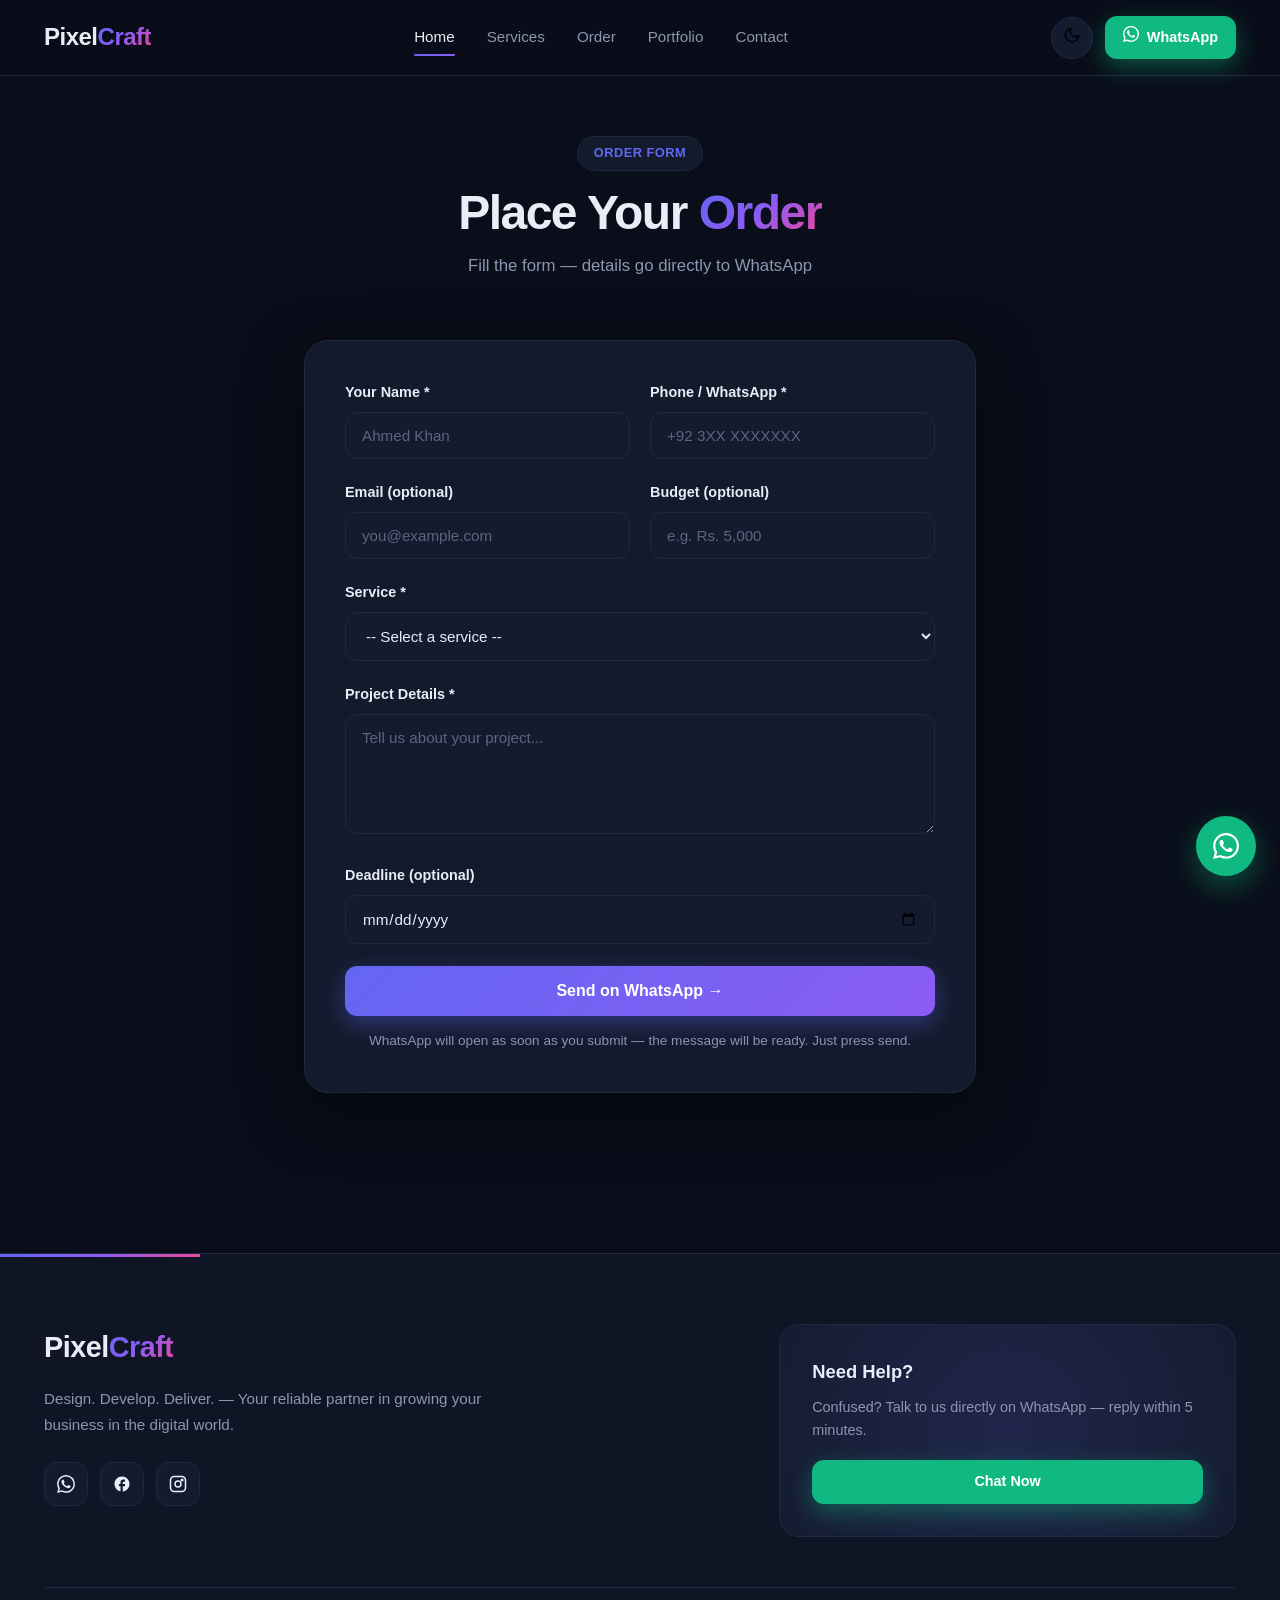
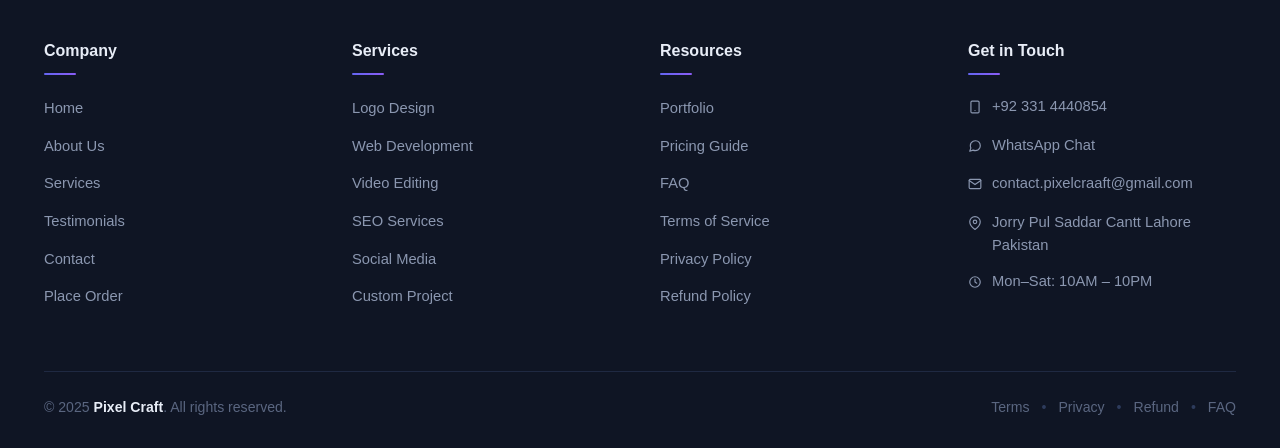
<file: order.html>
<!DOCTYPE html>
<html lang="en">
<head>
  <meta charset="UTF-8" />
  <meta name="viewport" content="width=device-width, initial-scale=1.0" />
  <title>Place Order — Pixel Craft | Design. Develop. Deliver.</title>

  <link rel="icon" type="image/png" href="pixelcraftheaderlogo.png">
  <link rel="stylesheet" href="style.css" />
</head>
<body>

<header class="navbar">
  <div class="container nav-inner">
    <a href="index.html" class="logo">Pixel<span>Craft</span></a>
    <nav class="nav-links">
  <a href="index.html" class="active">Home</a>
  <a href="services.html">Services</a>
  <a href="order.html">Order</a>
  <a href="https://bilalibrahim970.github.io/my-portfolio/" target="_blank">Portfolio</a>
  <a href="contact.html">Contact</a>
</nav>
    <div class="nav-actions">
      <button id="themeToggle" class="theme-toggle" aria-label="Toggle theme">
        <span class="icon-sun">
          <svg width="18" height="18" viewBox="0 0 24 24" fill="none" stroke="currentColor" stroke-width="2" stroke-linecap="round" stroke-linejoin="round"><circle cx="12" cy="12" r="5"/><line x1="12" y1="1" x2="12" y2="3"/><line x1="12" y1="21" x2="12" y2="23"/><line x1="4.22" y1="4.22" x2="5.64" y2="5.64"/><line x1="18.36" y1="18.36" x2="19.78" y2="19.78"/><line x1="1" y1="12" x2="3" y2="12"/><line x1="21" y1="12" x2="23" y2="12"/><line x1="4.22" y1="19.78" x2="5.64" y2="18.36"/><line x1="18.36" y1="5.64" x2="19.78" y2="4.22"/></svg>
        </span>
        <span class="icon-moon">
          <svg width="18" height="18" viewBox="0 0 24 24" fill="none" stroke="currentColor" stroke-width="2" stroke-linecap="round" stroke-linejoin="round"><path d="M21 12.79A9 9 0 1 1 11.21 3 7 7 0 0 0 21 12.79z"/></svg>
        </span>
      </button>
      <a href="https://wa.me/923314440854" class="btn btn-wa" target="_blank">
        <span>
          <svg width="16" height="16" viewBox="0 0 24 24" fill="currentColor"><path d="M17.472 14.382c-.297-.149-1.758-.867-2.03-.967-.273-.099-.471-.148-.67.15-.197.297-.767.966-.94 1.164-.173.199-.347.223-.644.075-.297-.15-1.255-.463-2.39-1.475-.883-.788-1.48-1.761-1.653-2.059-.173-.297-.018-.458.13-.606.134-.133.298-.347.446-.52.149-.174.198-.298.298-.497.099-.198.05-.371-.025-.52-.075-.149-.669-1.612-.916-2.207-.242-.579-.487-.5-.669-.51-.173-.008-.371-.01-.57-.01-.198 0-.52.074-.792.372-.272.297-1.04 1.016-1.04 2.479 0 1.462 1.065 2.875 1.213 3.074.149.198 2.096 3.2 5.077 4.487.709.306 1.262.489 1.694.625.712.227 1.36.195 1.871.118.571-.085 1.758-.719 2.006-1.413.248-.694.248-1.289.173-1.413-.074-.124-.272-.198-.57-.347m-5.421 7.403h-.004a9.87 9.87 0 01-5.031-1.378l-.361-.214-3.741.982.998-3.648-.235-.374a9.86 9.86 0 01-1.51-5.26c.001-5.45 4.436-9.884 9.888-9.884 2.64 0 5.122 1.03 6.988 2.898a9.825 9.825 0 012.893 6.994c-.003 5.45-4.437 9.884-9.885 9.884m8.413-18.297A11.815 11.815 0 0012.05 0C5.495 0 .16 5.335.157 11.892c0 2.096.547 4.142 1.588 5.945L.057 24l6.305-1.654a11.882 11.882 0 005.683 1.448h.005c6.554 0 11.89-5.335 11.893-11.893a11.821 11.821 0 00-3.48-8.413Z"/></svg>
        </span> WhatsApp
      </a>
      <button class="menu-toggle" id="menuToggle" aria-label="Menu">
        <span></span><span></span><span></span>
      </button>
    </div>
  </div>
</header>

<section class="section page-section">
  <div class="container form-wrapper">
    <div class="section-header">
      <span class="section-tag">Order Form</span>
      <h1 class="page-title">Place Your <span class="gradient-text">Order</span></h1>
      <p class="section-sub">Fill the form — details go directly to WhatsApp</p>
    </div>

    <form id="orderForm" class="order-form">
      <div class="form-row">
        <div class="form-group">
          <label for="name">Your Name *</label>
          <input type="text" id="name" required placeholder="Ahmed Khan" />
        </div>
        <div class="form-group">
          <label for="phone">Phone / WhatsApp *</label>
          <input type="tel" id="phone" required placeholder="+92 3XX XXXXXXX" />
        </div>
      </div>

      <div class="form-row">
        <div class="form-group">
          <label for="email">Email (optional)</label>
          <input type="email" id="email" placeholder="you@example.com" />
        </div>
        <div class="form-group">
          <label for="budget">Budget (optional)</label>
          <input type="text" id="budget" placeholder="e.g. Rs. 5,000" />
        </div>
      </div>

      <div class="form-group">
        <label for="service">Service *</label>
        <select id="service" required>
          <option value="">-- Select a service --</option>
          <option value="Logo Design">Logo Design — Rs. 3,000+</option>
          <option value="Web Development">Web Development — Rs. 15,000+</option>
          <option value="Video Editing">Video Editing — Rs. 2,000/video</option>
          <option value="SEO">SEO — Rs. 10,000/month</option>
          <option value="Social Media">Social Media — Rs. 8,000/month</option>
          <option value="Other">Other / Custom</option>
        </select>
      </div>

      <div class="form-group">
        <label for="details">Project Details *</label>
        <textarea id="details" rows="5" required placeholder="Tell us about your project..."></textarea>
      </div>

      <div class="form-group">
        <label for="deadline">Deadline (optional)</label>
        <input type="date" id="deadline" />
      </div>

      <button type="submit" class="btn btn-primary btn-full btn-lg">
        Send on WhatsApp →
      </button>
      <p class="form-note">WhatsApp will open as soon as you submit — the message will be ready. Just press send.</p>
    </form>
  </div>
</section>

<footer class="footer">
  <div class="container">
    <div class="footer-top">
      <div class="footer-brand">
        <a href="index.html" class="footer-logo">Pixel<span>Craft</span></a>
        <p class="footer-tagline">Design. Develop. Deliver. — Your reliable partner in growing your business in the digital world.</p>
        <div class="footer-socials">
          <a href="https://wa.me/923314440854" target="_blank" title="WhatsApp">
            <svg width="18" height="18" viewBox="0 0 24 24" fill="currentColor"><path d="M17.472 14.382c-.297-.149-1.758-.867-2.03-.967-.273-.099-.471-.148-.67.15-.197.297-.767.966-.94 1.164-.173.199-.347.223-.644.075-.297-.15-1.255-.463-2.39-1.475-.883-.788-1.48-1.761-1.653-2.059-.173-.297-.018-.458.13-.606.134-.133.298-.347.446-.52.149-.174.198-.298.298-.497.099-.198.05-.371-.025-.52-.075-.149-.669-1.612-.916-2.207-.242-.579-.487-.5-.669-.51-.173-.008-.371-.01-.57-.01-.198 0-.52.074-.792.372-.272.297-1.04 1.016-1.04 2.479 0 1.462 1.065 2.875 1.213 3.074.149.198 2.096 3.2 5.077 4.487.709.306 1.262.489 1.694.625.712.227 1.36.195 1.871.118.571-.085 1.758-.719 2.006-1.413.248-.694.248-1.289.173-1.413-.074-.124-.272-.198-.57-.347m-5.421 7.403h-.004a9.87 9.87 0 01-5.031-1.378l-.361-.214-3.741.982.998-3.648-.235-.374a9.86 9.86 0 01-1.51-5.26c.001-5.45 4.436-9.884 9.888-9.884 2.64 0 5.122 1.03 6.988 2.898a9.825 9.825 0 012.893 6.994c-.003 5.45-4.437 9.884-9.885 9.884m8.413-18.297A11.815 11.815 0 0012.05 0C5.495 0 .16 5.335.157 11.892c0 2.096.547 4.142 1.588 5.945L.057 24l6.305-1.654a11.882 11.882 0 005.683 1.448h.005c6.554 0 11.89-5.335 11.893-11.893a11.821 11.821 0 00-3.48-8.413Z"/></svg>
          </a>
          <a href="https://www.facebook.com/share/1DvGjK3aWy/" target="_blank" title="Facebook">
            <svg width="18" height="18" viewBox="0 0 24 24" fill="currentColor"><path d="M22 12c0-5.52-4.48-10-10-10S2 6.48 2 12c0 4.84 3.44 8.87 8 9.8V15H8v-3h2V9.5C10 7.57 11.57 6 13.5 6H16v3h-2c-.55 0-1 .45-1 1v2h3v3h-3v6.95c5.05-.5 9-4.76 9-9.95z"/></svg>
          </a>
          <a href="https://www.instagram.com/pi.xelcraft?stkn=NXF0dGNsZjJwc2hw" target="_blank" title="Instagram">
            <svg width="18" height="18" viewBox="0 0 24 24" fill="none" stroke="currentColor" stroke-width="2" stroke-linecap="round" stroke-linejoin="round"><rect x="2" y="2" width="20" height="20" rx="5"/><circle cx="12" cy="12" r="4"/><circle cx="17.5" cy="6.5" r="1" fill="currentColor"/></svg>
          </a>
        </div>
      </div>
      <div class="footer-newsletter">
        <h4>Need Help?</h4>
        <p>Confused? Talk to us directly on WhatsApp — reply within 5 minutes.</p>
        <a href="https://wa.me/923314440854?text=Hi%20Pixel%20Craft" class="btn btn-wa" target="_blank">
          Chat Now
        </a>
      </div>
    </div>

    <div class="footer-grid">
      <div class="footer-col">
        <h4>Company</h4>
        <ul>
          <li><a href="index.html">Home</a></li>
          <li><a href="index.html#why-us">About Us</a></li>
          <li><a href="services.html">Services</a></li>
          <li><a href="index.html#testimonials">Testimonials</a></li>
          <li><a href="contact.html">Contact</a></li>
          <li><a href="order.html">Place Order</a></li>
        </ul>
      </div>
      <div class="footer-col">
        <h4>Services</h4>
        <ul>
          <li><a href="order.html?service=Logo%20Design">Logo Design</a></li>
          <li><a href="order.html?service=Web%20Development">Web Development</a></li>
          <li><a href="order.html?service=Video%20Editing">Video Editing</a></li>
          <li><a href="order.html?service=SEO">SEO Services</a></li>
          <li><a href="order.html?service=Social%20Media">Social Media</a></li>
          <li><a href="order.html?service=Other">Custom Project</a></li>
        </ul>
      </div>
      <div class="footer-col">
        <h4>Resources</h4>
        <ul>
          <li><a href="https://bilalibrahim970.github.io/my-portfolio/" target="_blank">Portfolio</a></li>
          <li><a href="pricing.html">Pricing Guide</a></li>
          <li><a href="faq.html">FAQ</a></li>
          <li><a href="terms.html">Terms of Service</a></li>
          <li><a href="privacy.html">Privacy Policy</a></li>
          <li><a href="refund.html">Refund Policy</a></li>
        </ul>
      </div>
      <div class="footer-col">
        <h4>Get in Touch</h4>
        <ul class="footer-contact">
          <li><span class="fc-icon">
            <svg width="14" height="14" viewBox="0 0 24 24" fill="none" stroke="currentColor" stroke-width="2" stroke-linecap="round" stroke-linejoin="round"><rect x="5" y="2" width="14" height="20" rx="2"/><line x1="12" y1="18" x2="12" y2="18"/></svg>
          </span><a href="tel:+923314440854">+92 331 4440854</a></li>
          <li><span class="fc-icon">
            <svg width="14" height="14" viewBox="0 0 24 24" fill="none" stroke="currentColor" stroke-width="2" stroke-linecap="round" stroke-linejoin="round"><path d="M21 11.5a8.38 8.38 0 0 1-.9 3.8 8.5 8.5 0 0 1-7.6 4.7 8.38 8.38 0 0 1-3.8-.9L3 21l1.9-5.7a8.38 8.38 0 0 1-.9-3.8 8.5 8.5 0 0 1 4.7-7.6 8.38 8.38 0 0 1 3.8-.9h.5a8.48 8.48 0 0 1 8 8v.5z"/></svg>
          </span><a href="https://wa.me/923314440854" target="_blank">WhatsApp Chat</a></li>
          <li><span class="fc-icon">
            <svg width="14" height="14" viewBox="0 0 24 24" fill="none" stroke="currentColor" stroke-width="2" stroke-linecap="round" stroke-linejoin="round"><path d="M4 4h16c1.1 0 2 .9 2 2v12c0 1.1-.9 2-2 2H4c-1.1 0-2-.9-2-2V6c0-1.1.9-2 2-2z"/><polyline points="22,6 12,13 2,6"/></svg>
          </span><a href="mailto:hello@pixelcraft.pk">contact.pixelcraaft@gmail.com</a></li>
          <li><span class="fc-icon">
            <svg width="14" height="14" viewBox="0 0 24 24" fill="none" stroke="currentColor" stroke-width="2" stroke-linecap="round" stroke-linejoin="round"><path d="M21 10c0 7-9 13-9 13s-9-6-9-13a9 9 0 0 1 18 0z"/><circle cx="12" cy="10" r="3"/></svg>
          </span><span>Jorry Pul Saddar Cantt Lahore Pakistan</span></li>
          <li><span class="fc-icon">
            <svg width="14" height="14" viewBox="0 0 24 24" fill="none" stroke="currentColor" stroke-width="2" stroke-linecap="round" stroke-linejoin="round"><circle cx="12" cy="12" r="9"/><polyline points="12 7 12 12 15 14"/></svg>
          </span><span>Mon–Sat: 10AM – 10PM</span></li>
        </ul>
      </div>
    </div>

    <div class="footer-bottom">
      <p>© 2025 <strong>Pixel Craft</strong>. All rights reserved.</p>
      <div class="footer-legal">
        <a href="terms.html">Terms</a><span>•</span>
        <a href="privacy.html">Privacy</a><span>•</span>
        <a href="refund.html">Refund</a><span>•</span>
        <a href="faq.html">FAQ</a>
      </div>
    </div>
  </div>
</footer>

<a href="https://wa.me/923314440854" class="wa-float" target="_blank" aria-label="WhatsApp">
  <svg width="26" height="26" viewBox="0 0 24 24" fill="currentColor"><path d="M17.472 14.382c-.297-.149-1.758-.867-2.03-.967-.273-.099-.471-.148-.67.15-.197.297-.767.966-.94 1.164-.173.199-.347.223-.644.075-.297-.15-1.255-.463-2.39-1.475-.883-.788-1.48-1.761-1.653-2.059-.173-.297-.018-.458.13-.606.134-.133.298-.347.446-.52.149-.174.198-.298.298-.497.099-.198.05-.371-.025-.52-.075-.149-.669-1.612-.916-2.207-.242-.579-.487-.5-.669-.51-.173-.008-.371-.01-.57-.01-.198 0-.52.074-.792.372-.272.297-1.04 1.016-1.04 2.479 0 1.462 1.065 2.875 1.213 3.074.149.198 2.096 3.2 5.077 4.487.709.306 1.262.489 1.694.625.712.227 1.36.195 1.871.118.571-.085 1.758-.719 2.006-1.413.248-.694.248-1.289.173-1.413-.074-.124-.272-.198-.57-.347m-5.421 7.403h-.004a9.87 9.87 0 01-5.031-1.378l-.361-.214-3.741.982.998-3.648-.235-.374a9.86 9.86 0 01-1.51-5.26c.001-5.45 4.436-9.884 9.888-9.884 2.64 0 5.122 1.03 6.988 2.898a9.825 9.825 0 012.893 6.994c-.003 5.45-4.437 9.884-9.885 9.884m8.413-18.297A11.815 11.815 0 0012.05 0C5.495 0 .16 5.335.157 11.892c0 2.096.547 4.142 1.588 5.945L.057 24l6.305-1.654a11.882 11.882 0 005.683 1.448h.005c6.554 0 11.89-5.335 11.893-11.893a11.821 11.821 0 00-3.48-8.413Z"/></svg>
</a>

<script src="main.js"></script>
<script src="order.js"></script>
</body>
</html>
</file>
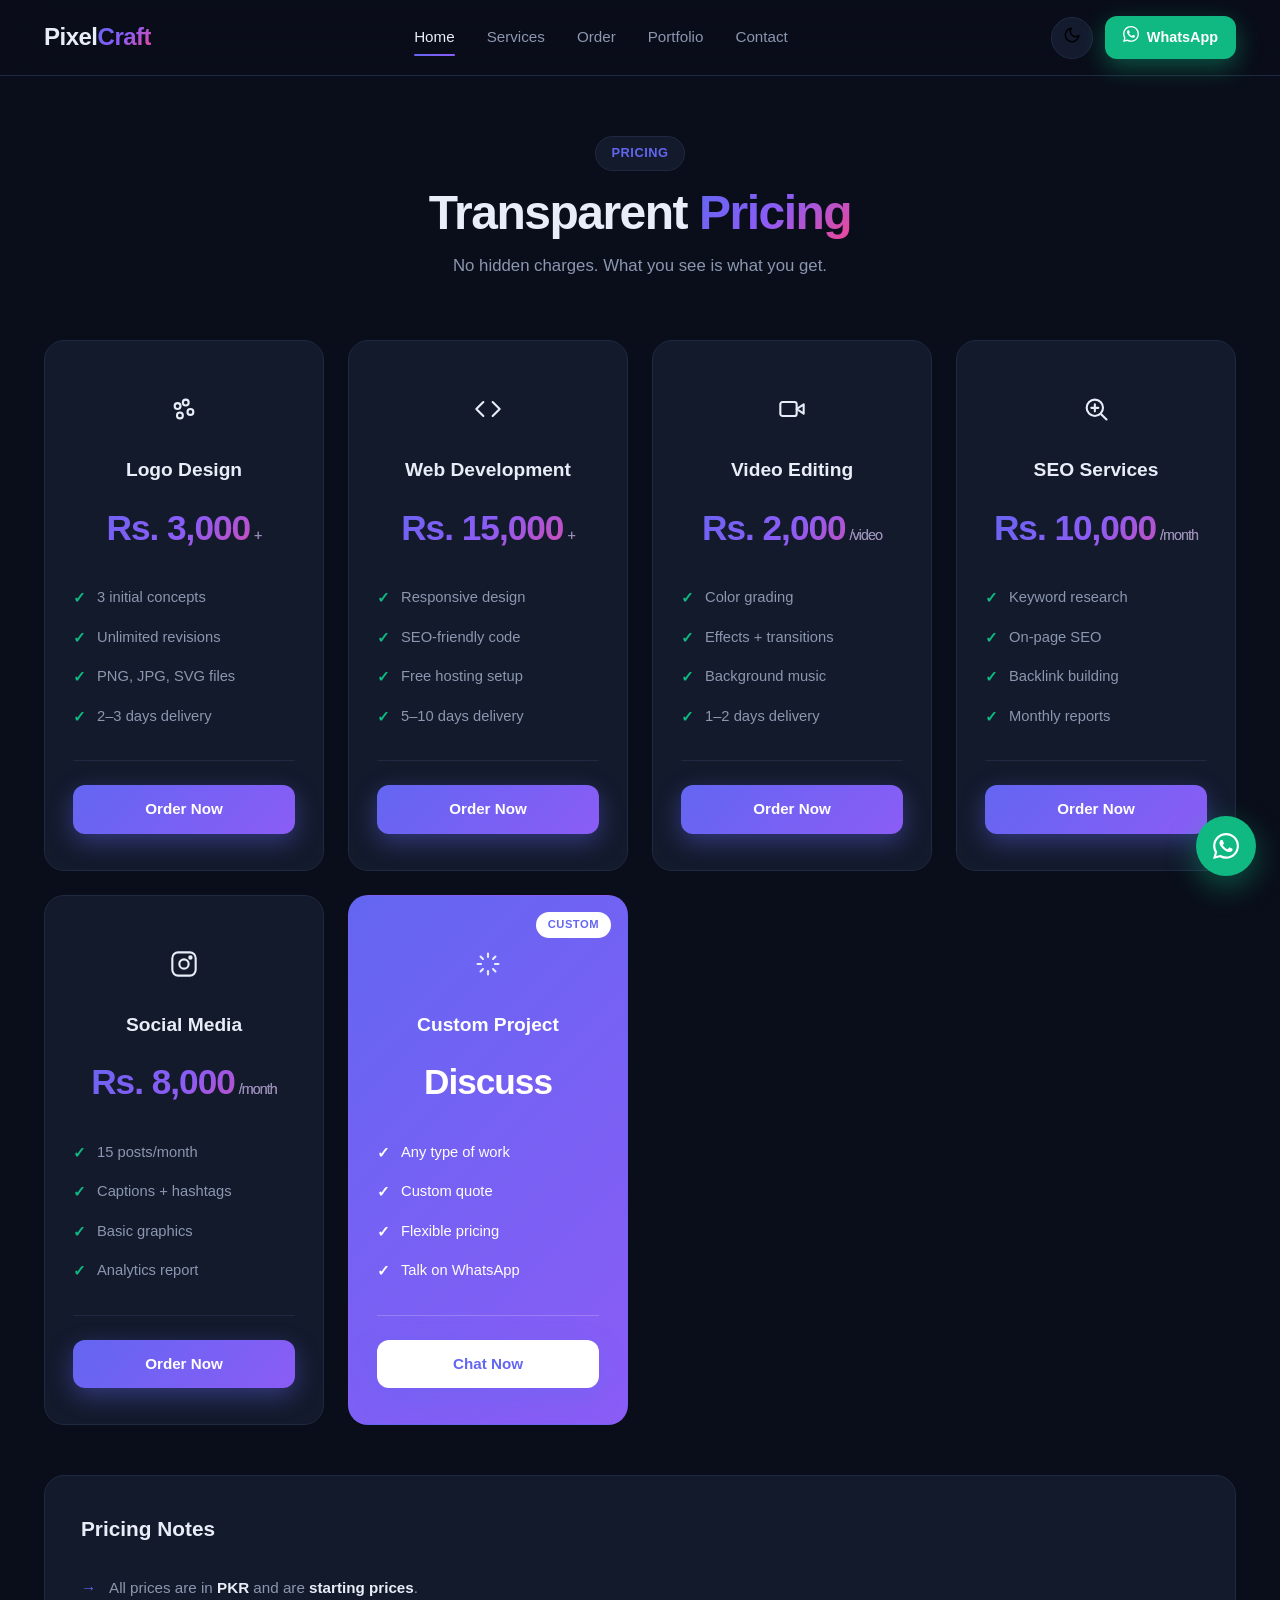
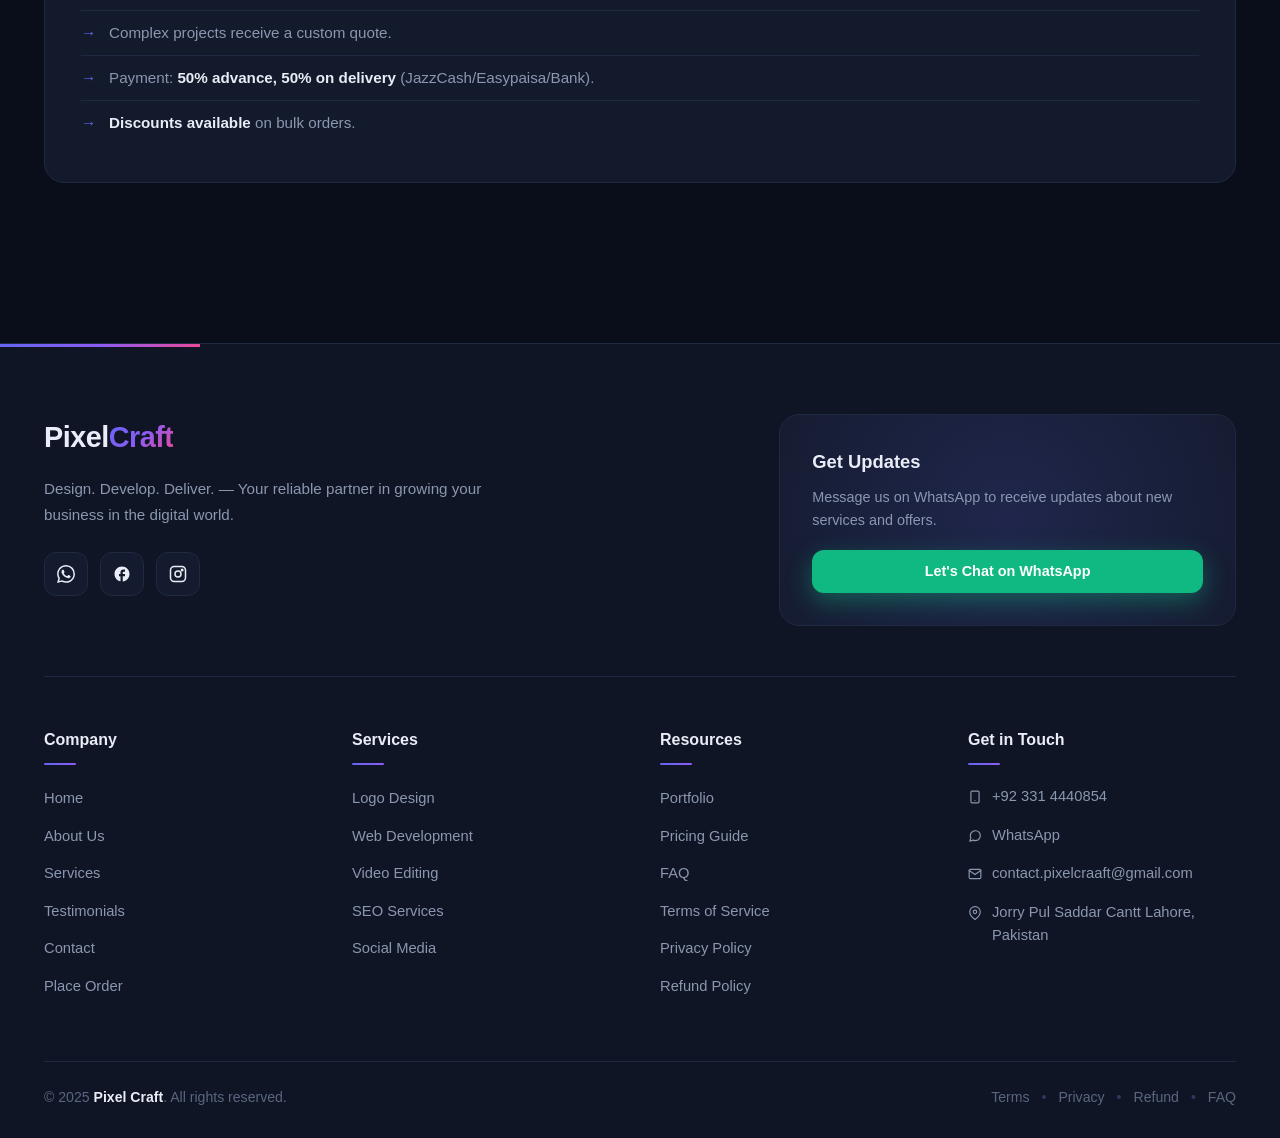
<file: pricing.html>
<!DOCTYPE html>
<html lang="en">
<head>
  <meta charset="UTF-8" />
  <meta name="viewport" content="width=device-width, initial-scale=1.0" />
  <title>Pricing — Pixel Craft | Design. Develop. Deliver.</title>

  <link rel="icon" type="image/png" href="pixelcraftheaderlogo.png">
  <link rel="stylesheet" href="style.css" />
</head>
<body>

<header class="navbar">
  <div class="container nav-inner">
    <a href="index.html" class="logo">Pixel<span>Craft</span></a>
    <nav class="nav-links">
  <a href="index.html" class="active">Home</a>
  <a href="services.html">Services</a>
  <a href="order.html">Order</a>
  <a href="https://bilalibrahim970.github.io/my-portfolio/" target="_blank">Portfolio</a>
  <a href="contact.html">Contact</a>
</nav>
    <div class="nav-actions">
      <button id="themeToggle" class="theme-toggle" aria-label="Toggle theme">
        <span class="icon-sun">
          <svg width="18" height="18" viewBox="0 0 24 24" fill="none" stroke="currentColor" stroke-width="2" stroke-linecap="round" stroke-linejoin="round"><circle cx="12" cy="12" r="5"/><line x1="12" y1="1" x2="12" y2="3"/><line x1="12" y1="21" x2="12" y2="23"/><line x1="4.22" y1="4.22" x2="5.64" y2="5.64"/><line x1="18.36" y1="18.36" x2="19.78" y2="19.78"/><line x1="1" y1="12" x2="3" y2="12"/><line x1="21" y1="12" x2="23" y2="12"/><line x1="4.22" y1="19.78" x2="5.64" y2="18.36"/><line x1="18.36" y1="5.64" x2="19.78" y2="4.22"/></svg>
        </span>
        <span class="icon-moon">
          <svg width="18" height="18" viewBox="0 0 24 24" fill="none" stroke="currentColor" stroke-width="2" stroke-linecap="round" stroke-linejoin="round"><path d="M21 12.79A9 9 0 1 1 11.21 3 7 7 0 0 0 21 12.79z"/></svg>
        </span>
      </button>
      <a href="https://wa.me/923314440854" class="btn btn-wa" target="_blank">
        <span>
          <svg width="16" height="16" viewBox="0 0 24 24" fill="currentColor"><path d="M17.472 14.382c-.297-.149-1.758-.867-2.03-.967-.273-.099-.471-.148-.67.15-.197.297-.767.966-.94 1.164-.173.199-.347.223-.644.075-.297-.15-1.255-.463-2.39-1.475-.883-.788-1.48-1.761-1.653-2.059-.173-.297-.018-.458.13-.606.134-.133.298-.347.446-.52.149-.174.198-.298.298-.497.099-.198.05-.371-.025-.52-.075-.149-.669-1.612-.916-2.207-.242-.579-.487-.5-.669-.51-.173-.008-.371-.01-.57-.01-.198 0-.52.074-.792.372-.272.297-1.04 1.016-1.04 2.479 0 1.462 1.065 2.875 1.213 3.074.149.198 2.096 3.2 5.077 4.487.709.306 1.262.489 1.694.625.712.227 1.36.195 1.871.118.571-.085 1.758-.719 2.006-1.413.248-.694.248-1.289.173-1.413-.074-.124-.272-.198-.57-.347m-5.421 7.403h-.004a9.87 9.87 0 01-5.031-1.378l-.361-.214-3.741.982.998-3.648-.235-.374a9.86 9.86 0 01-1.51-5.26c.001-5.45 4.436-9.884 9.888-9.884 2.64 0 5.122 1.03 6.988 2.898a9.825 9.825 0 012.893 6.994c-.003 5.45-4.437 9.884-9.885 9.884m8.413-18.297A11.815 11.815 0 0012.05 0C5.495 0 .16 5.335.157 11.892c0 2.096.547 4.142 1.588 5.945L.057 24l6.305-1.654a11.882 11.882 0 005.683 1.448h.005c6.554 0 11.89-5.335 11.893-11.893a11.821 11.821 0 00-3.48-8.413Z"/></svg>
        </span> WhatsApp
      </a>
      <button class="menu-toggle" id="menuToggle" aria-label="Menu">
        <span></span><span></span><span></span>
      </button>
    </div>
  </div>
</header>

<section class="section page-section">
  <div class="container">
    <div class="section-header">
      <span class="section-tag">Pricing</span>
      <h1 class="page-title">Transparent <span class="gradient-text">Pricing</span></h1>
      <p class="section-sub">No hidden charges. What you see is what you get.</p>
    </div>

    <div class="pricing-grid">
      <div class="pricing-card">
        <div class="pricing-icon">
          <svg width="28" height="28" viewBox="0 0 24 24" fill="none" stroke="currentColor" stroke-width="1.8" stroke-linecap="round" stroke-linejoin="round"><circle cx="13.5" cy="6.5" r="2.5"/><circle cx="17.5" cy="14.5" r="2.5"/><circle cx="8.5" cy="17.5" r="2.5"/><circle cx="6.5" cy="9.5" r="2.5"/></svg>
        </div>
        <h3>Logo Design</h3>
        <div class="pricing-amount">Rs. 3,000<span>+</span></div>
        <ul class="pricing-features">
          <li>3 initial concepts</li>
          <li>Unlimited revisions</li>
          <li>PNG, JPG, SVG files</li>
          <li>2–3 days delivery</li>
        </ul>
        <a href="order.html?service=Logo%20Design" class="btn btn-primary btn-full">Order Now</a>
      </div>

      <div class="pricing-card">
        <div class="pricing-icon">
          <svg width="28" height="28" viewBox="0 0 24 24" fill="none" stroke="currentColor" stroke-width="1.8" stroke-linecap="round" stroke-linejoin="round"><polyline points="16 18 22 12 16 6"/><polyline points="8 6 2 12 8 18"/></svg>
        </div>
        <h3>Web Development</h3>
        <div class="pricing-amount">Rs. 15,000<span>+</span></div>
        <ul class="pricing-features">
          <li>Responsive design</li>
          <li>SEO-friendly code</li>
          <li>Free hosting setup</li>
          <li>5–10 days delivery</li>
        </ul>
        <a href="order.html?service=Web%20Development" class="btn btn-primary btn-full">Order Now</a>
      </div>

      <div class="pricing-card">
        <div class="pricing-icon">
          <svg width="28" height="28" viewBox="0 0 24 24" fill="none" stroke="currentColor" stroke-width="1.8" stroke-linecap="round" stroke-linejoin="round"><rect x="2" y="6" width="14" height="12" rx="2"/><polygon points="22 8 16 12 22 16 22 8"/></svg>
        </div>
        <h3>Video Editing</h3>
        <div class="pricing-amount">Rs. 2,000<span>/video</span></div>
        <ul class="pricing-features">
          <li>Color grading</li>
          <li>Effects + transitions</li>
          <li>Background music</li>
          <li>1–2 days delivery</li>
        </ul>
        <a href="order.html?service=Video%20Editing" class="btn btn-primary btn-full">Order Now</a>
      </div>

      <div class="pricing-card">
        <div class="pricing-icon">
          <svg width="28" height="28" viewBox="0 0 24 24" fill="none" stroke="currentColor" stroke-width="1.8" stroke-linecap="round" stroke-linejoin="round"><circle cx="11" cy="11" r="7"/><line x1="21" y1="21" x2="16.65" y2="16.65"/><path d="M11 8v6M8 11h6"/></svg>
        </div>
        <h3>SEO Services</h3>
        <div class="pricing-amount">Rs. 10,000<span>/month</span></div>
        <ul class="pricing-features">
          <li>Keyword research</li>
          <li>On-page SEO</li>
          <li>Backlink building</li>
          <li>Monthly reports</li>
        </ul>
        <a href="order.html?service=SEO" class="btn btn-primary btn-full">Order Now</a>
      </div>

      <div class="pricing-card">
        <div class="pricing-icon">
          <svg width="28" height="28" viewBox="0 0 24 24" fill="none" stroke="currentColor" stroke-width="1.8" stroke-linecap="round" stroke-linejoin="round"><rect x="2" y="2" width="20" height="20" rx="5"/><circle cx="12" cy="12" r="4"/><circle cx="17.5" cy="6.5" r="1" fill="currentColor"/></svg>
        </div>
        <h3>Social Media</h3>
        <div class="pricing-amount">Rs. 8,000<span>/month</span></div>
        <ul class="pricing-features">
          <li>15 posts/month</li>
          <li>Captions + hashtags</li>
          <li>Basic graphics</li>
          <li>Analytics report</li>
        </ul>
        <a href="order.html?service=Social%20Media" class="btn btn-primary btn-full">Order Now</a>
      </div>

      <div class="pricing-card pricing-card-highlight">
        <div class="pricing-badge">Custom</div>
        <div class="pricing-icon">
          <svg width="28" height="28" viewBox="0 0 24 24" fill="none" stroke="currentColor" stroke-width="1.8" stroke-linecap="round" stroke-linejoin="round"><path d="M12 3v3M12 18v3M3 12h3M18 12h3M5.6 5.6l2.1 2.1M16.3 16.3l2.1 2.1M5.6 18.4l2.1-2.1M16.3 7.7l2.1-2.1"/></svg>
        </div>
        <h3>Custom Project</h3>
        <div class="pricing-amount">Discuss</div>
        <ul class="pricing-features">
          <li>Any type of work</li>
          <li>Custom quote</li>
          <li>Flexible pricing</li>
          <li>Talk on WhatsApp</li>
        </ul>
        <a href="https://wa.me/923314440854" class="btn btn-primary btn-full" target="_blank">Chat Now</a>
      </div>
    </div>

    <div class="info-box" style="margin-top: 50px;">
      <h3>Pricing Notes</h3>
      <ul class="info-list">
        <li>All prices are in <strong>PKR</strong> and are <strong>starting prices</strong>.</li>
        <li>Complex projects receive a custom quote.</li>
        <li>Payment: <strong>50% advance, 50% on delivery</strong> (JazzCash/Easypaisa/Bank).</li>
        <li><strong>Discounts available</strong> on bulk orders.</li>
      </ul>
    </div>
  </div>
</section>

<footer class="footer">
  <div class="container">
    <div class="footer-top">
      <div class="footer-brand">
        <a href="index.html" class="footer-logo">Pixel<span>Craft</span></a>
        <p class="footer-tagline">Design. Develop. Deliver. — Your reliable partner in growing your business in the digital world.</p>
        <div class="footer-socials">
          <a href="https://wa.me/923314440854" target="_blank" title="WhatsApp">
            <svg width="18" height="18" viewBox="0 0 24 24" fill="currentColor"><path d="M17.472 14.382c-.297-.149-1.758-.867-2.03-.967-.273-.099-.471-.148-.67.15-.197.297-.767.966-.94 1.164-.173.199-.347.223-.644.075-.297-.15-1.255-.463-2.39-1.475-.883-.788-1.48-1.761-1.653-2.059-.173-.297-.018-.458.13-.606.134-.133.298-.347.446-.52.149-.174.198-.298.298-.497.099-.198.05-.371-.025-.52-.075-.149-.669-1.612-.916-2.207-.242-.579-.487-.5-.669-.51-.173-.008-.371-.01-.57-.01-.198 0-.52.074-.792.372-.272.297-1.04 1.016-1.04 2.479 0 1.462 1.065 2.875 1.213 3.074.149.198 2.096 3.2 5.077 4.487.709.306 1.262.489 1.694.625.712.227 1.36.195 1.871.118.571-.085 1.758-.719 2.006-1.413.248-.694.248-1.289.173-1.413-.074-.124-.272-.198-.57-.347m-5.421 7.403h-.004a9.87 9.87 0 01-5.031-1.378l-.361-.214-3.741.982.998-3.648-.235-.374a9.86 9.86 0 01-1.51-5.26c.001-5.45 4.436-9.884 9.888-9.884 2.64 0 5.122 1.03 6.988 2.898a9.825 9.825 0 012.893 6.994c-.003 5.45-4.437 9.884-9.885 9.884m8.413-18.297A11.815 11.815 0 0012.05 0C5.495 0 .16 5.335.157 11.892c0 2.096.547 4.142 1.588 5.945L.057 24l6.305-1.654a11.882 11.882 0 005.683 1.448h.005c6.554 0 11.89-5.335 11.893-11.893a11.821 11.821 0 00-3.48-8.413Z"/></svg>
          </a>
          <a href="https://www.facebook.com/share/1DvGjK3aWy/" target="_blank" title="Facebook">
            <svg width="18" height="18" viewBox="0 0 24 24" fill="currentColor"><path d="M22 12c0-5.52-4.48-10-10-10S2 6.48 2 12c0 4.84 3.44 8.87 8 9.8V15H8v-3h2V9.5C10 7.57 11.57 6 13.5 6H16v3h-2c-.55 0-1 .45-1 1v2h3v3h-3v6.95c5.05-.5 9-4.76 9-9.95z"/></svg>
          </a>
          <a href="https://www.instagram.com/pi.xelcraft?stkn=NXF0dGNsZjJwc2hw" target="_blank" title="Instagram">
            <svg width="18" height="18" viewBox="0 0 24 24" fill="none" stroke="currentColor" stroke-width="2" stroke-linecap="round" stroke-linejoin="round"><rect x="2" y="2" width="20" height="20" rx="5"/><circle cx="12" cy="12" r="4"/><circle cx="17.5" cy="6.5" r="1" fill="currentColor"/></svg>
          </a>
        </div>
      </div>
      <div class="footer-newsletter">
        <h4>Get Updates</h4>
        <p>Message us on WhatsApp to receive updates about new services and offers.</p>
        <a href="https://wa.me/923314440854" class="btn btn-wa" target="_blank">Let's Chat on WhatsApp</a>
      </div>
    </div>
    <div class="footer-grid">
      <div class="footer-col">
        <h4>Company</h4>
        <ul>
          <li><a href="index.html">Home</a></li>
          <li><a href="index.html#why-us">About Us</a></li>
          <li><a href="services.html">Services</a></li>
          <li><a href="index.html#testimonials">Testimonials</a></li>
          <li><a href="contact.html">Contact</a></li>
          <li><a href="order.html">Place Order</a></li>
        </ul>
      </div>
      <div class="footer-col">
        <h4>Services</h4>
        <ul>
          <li><a href="order.html?service=Logo%20Design">Logo Design</a></li>
          <li><a href="order.html?service=Web%20Development">Web Development</a></li>
          <li><a href="order.html?service=Video%20Editing">Video Editing</a></li>
          <li><a href="order.html?service=SEO">SEO Services</a></li>
          <li><a href="order.html?service=Social%20Media">Social Media</a></li>
        </ul>
      </div>
      <div class="footer-col">
        <h4>Resources</h4>
        <ul>
          <li><a href="https://bilalibrahim970.github.io/my-portfolio/" target="_blank">Portfolio</a></li>
          <li><a href="pricing.html">Pricing Guide</a></li>
          <li><a href="faq.html">FAQ</a></li>
          <li><a href="terms.html">Terms of Service</a></li>
          <li><a href="privacy.html">Privacy Policy</a></li>
          <li><a href="refund.html">Refund Policy</a></li>
        </ul>
      </div>
      <div class="footer-col">
        <h4>Get in Touch</h4>
        <ul class="footer-contact">
          <li><span class="fc-icon">
            <svg width="14" height="14" viewBox="0 0 24 24" fill="none" stroke="currentColor" stroke-width="2" stroke-linecap="round" stroke-linejoin="round"><rect x="5" y="2" width="14" height="20" rx="2"/><line x1="12" y1="18" x2="12" y2="18"/></svg>
          </span><a href="tel:+923314440854">+92 331 4440854</a></li>
          <li><span class="fc-icon">
            <svg width="14" height="14" viewBox="0 0 24 24" fill="none" stroke="currentColor" stroke-width="2" stroke-linecap="round" stroke-linejoin="round"><path d="M21 11.5a8.38 8.38 0 0 1-.9 3.8 8.5 8.5 0 0 1-7.6 4.7 8.38 8.38 0 0 1-3.8-.9L3 21l1.9-5.7a8.38 8.38 0 0 1-.9-3.8 8.5 8.5 0 0 1 4.7-7.6 8.38 8.38 0 0 1 3.8-.9h.5a8.48 8.48 0 0 1 8 8v.5z"/></svg>
          </span><a href="https://wa.me/923314440854" target="_blank">WhatsApp</a></li>
          <li><span class="fc-icon">
            <svg width="14" height="14" viewBox="0 0 24 24" fill="none" stroke="currentColor" stroke-width="2" stroke-linecap="round" stroke-linejoin="round"><path d="M4 4h16c1.1 0 2 .9 2 2v12c0 1.1-.9 2-2 2H4c-1.1 0-2-.9-2-2V6c0-1.1.9-2 2-2z"/><polyline points="22,6 12,13 2,6"/></svg>
          </span><a href="mailto:contact.pixelcraaft@gmail.com">contact.pixelcraaft@gmail.com</a></li>
          <li><span class="fc-icon">
            <svg width="14" height="14" viewBox="0 0 24 24" fill="none" stroke="currentColor" stroke-width="2" stroke-linecap="round" stroke-linejoin="round"><path d="M21 10c0 7-9 13-9 13s-9-6-9-13a9 9 0 0 1 18 0z"/><circle cx="12" cy="10" r="3"/></svg>
          </span><span>Jorry Pul Saddar Cantt Lahore, Pakistan</span></li>
        </ul>
      </div>
    </div>
    <div class="footer-bottom">
      <p>© 2025 <strong>Pixel Craft</strong>. All rights reserved.</p>
      <div class="footer-legal">
        <a href="terms.html">Terms</a><span>•</span>
        <a href="privacy.html">Privacy</a><span>•</span>
        <a href="refund.html">Refund</a><span>•</span>
        <a href="faq.html">FAQ</a>
      </div>
    </div>
  </div>
</footer>

<a href="https://wa.me/923314440854" class="wa-float" target="_blank" aria-label="WhatsApp">
  <svg width="26" height="26" viewBox="0 0 24 24" fill="currentColor"><path d="M17.472 14.382c-.297-.149-1.758-.867-2.03-.967-.273-.099-.471-.148-.67.15-.197.297-.767.966-.94 1.164-.173.199-.347.223-.644.075-.297-.15-1.255-.463-2.39-1.475-.883-.788-1.48-1.761-1.653-2.059-.173-.297-.018-.458.13-.606.134-.133.298-.347.446-.52.149-.174.198-.298.298-.497.099-.198.05-.371-.025-.52-.075-.149-.669-1.612-.916-2.207-.242-.579-.487-.5-.669-.51-.173-.008-.371-.01-.57-.01-.198 0-.52.074-.792.372-.272.297-1.04 1.016-1.04 2.479 0 1.462 1.065 2.875 1.213 3.074.149.198 2.096 3.2 5.077 4.487.709.306 1.262.489 1.694.625.712.227 1.36.195 1.871.118.571-.085 1.758-.719 2.006-1.413.248-.694.248-1.289.173-1.413-.074-.124-.272-.198-.57-.347m-5.421 7.403h-.004a9.87 9.87 0 01-5.031-1.378l-.361-.214-3.741.982.998-3.648-.235-.374a9.86 9.86 0 01-1.51-5.26c.001-5.45 4.436-9.884 9.888-9.884 2.64 0 5.122 1.03 6.988 2.898a9.825 9.825 0 012.893 6.994c-.003 5.45-4.437 9.884-9.885 9.884m8.413-18.297A11.815 11.815 0 0012.05 0C5.495 0 .16 5.335.157 11.892c0 2.096.547 4.142 1.588 5.945L.057 24l6.305-1.654a11.882 11.882 0 005.683 1.448h.005c6.554 0 11.89-5.335 11.893-11.893a11.821 11.821 0 00-3.48-8.413Z"/></svg>
</a>

<script src="main.js"></script>
</body>
</html>
</file>
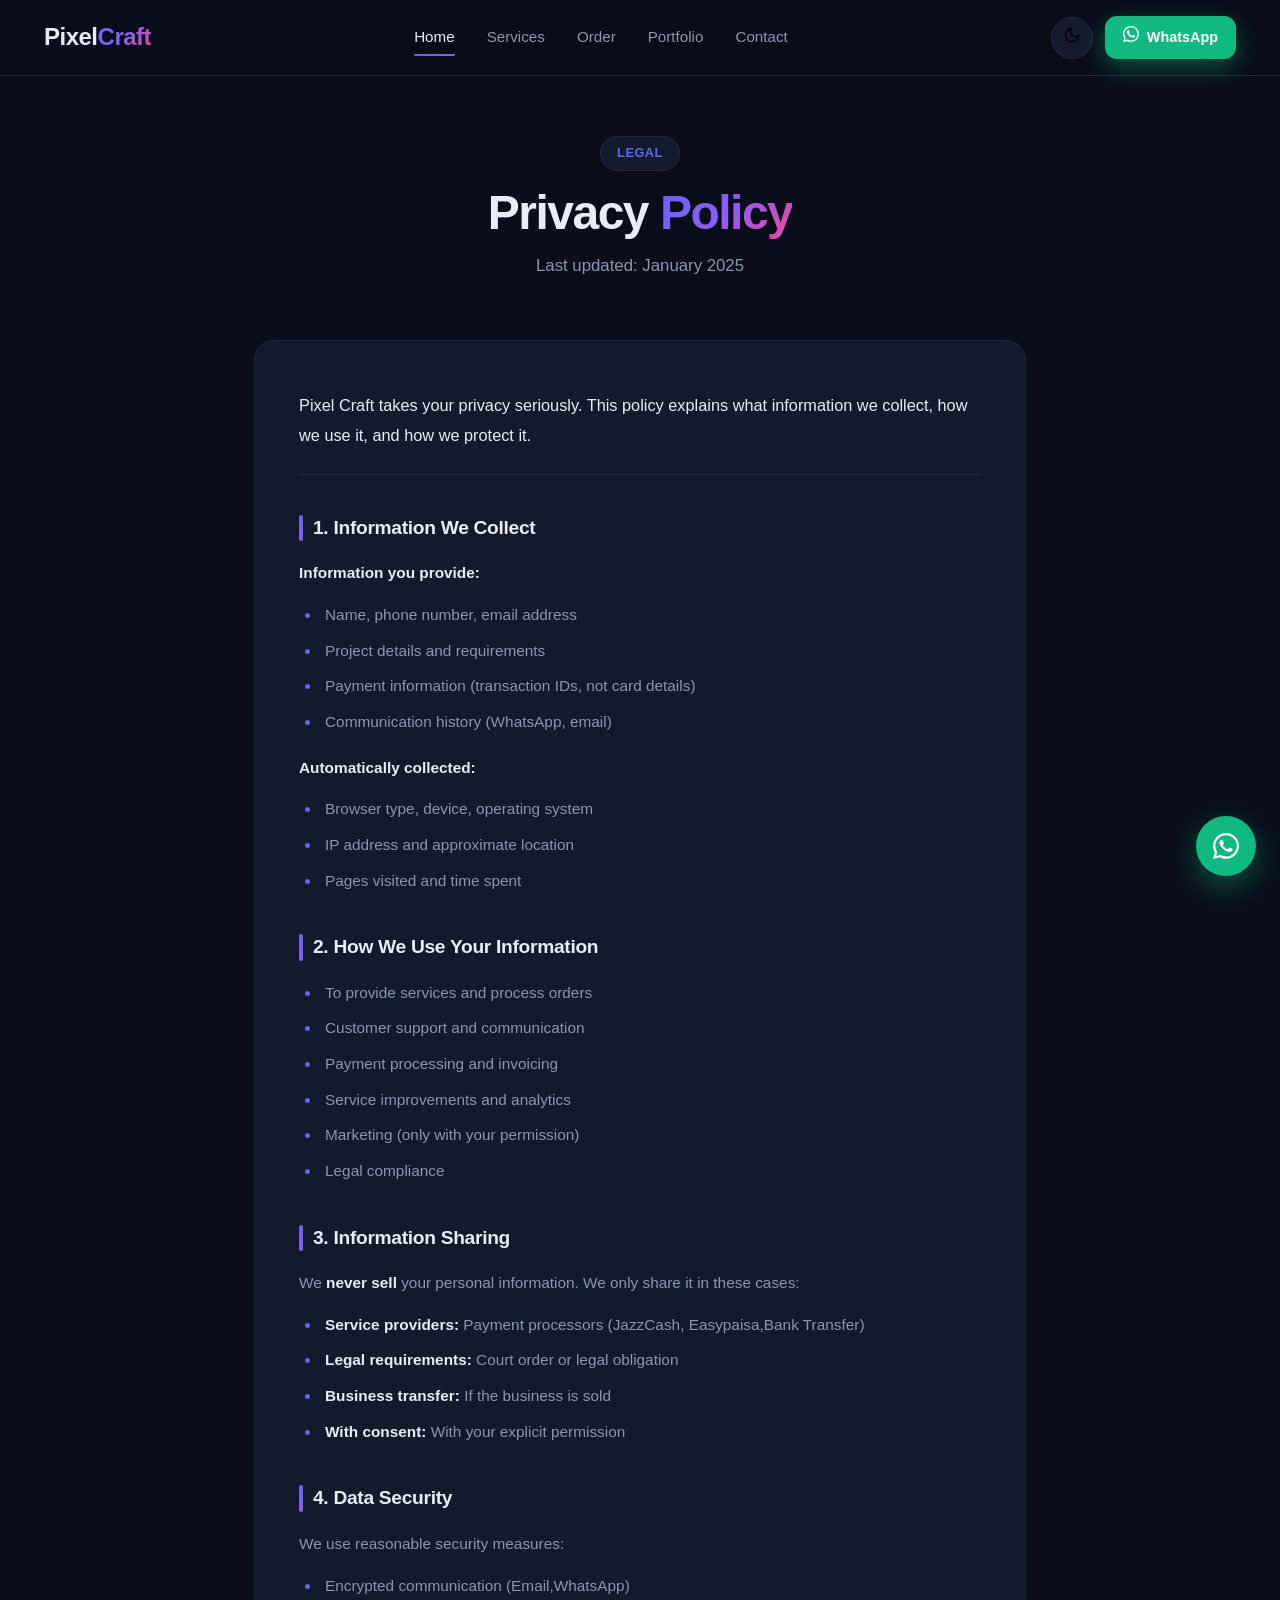
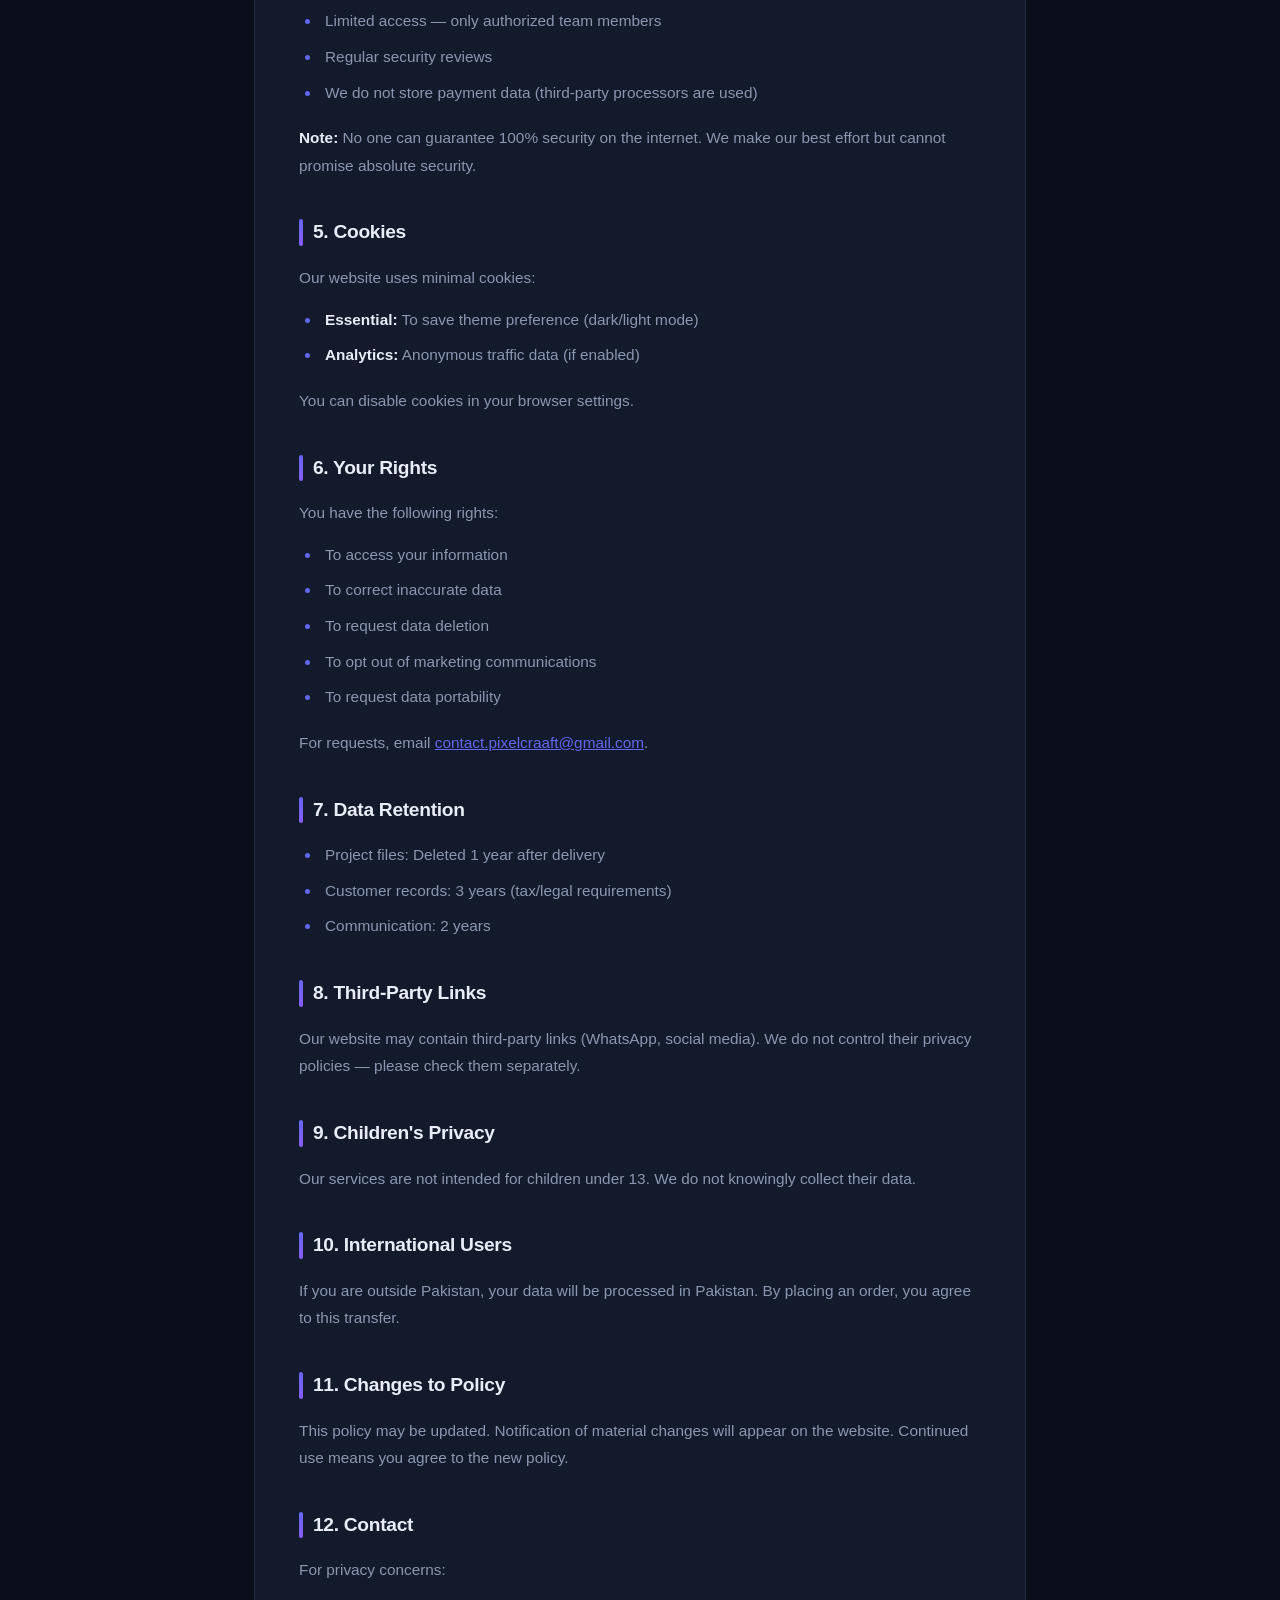
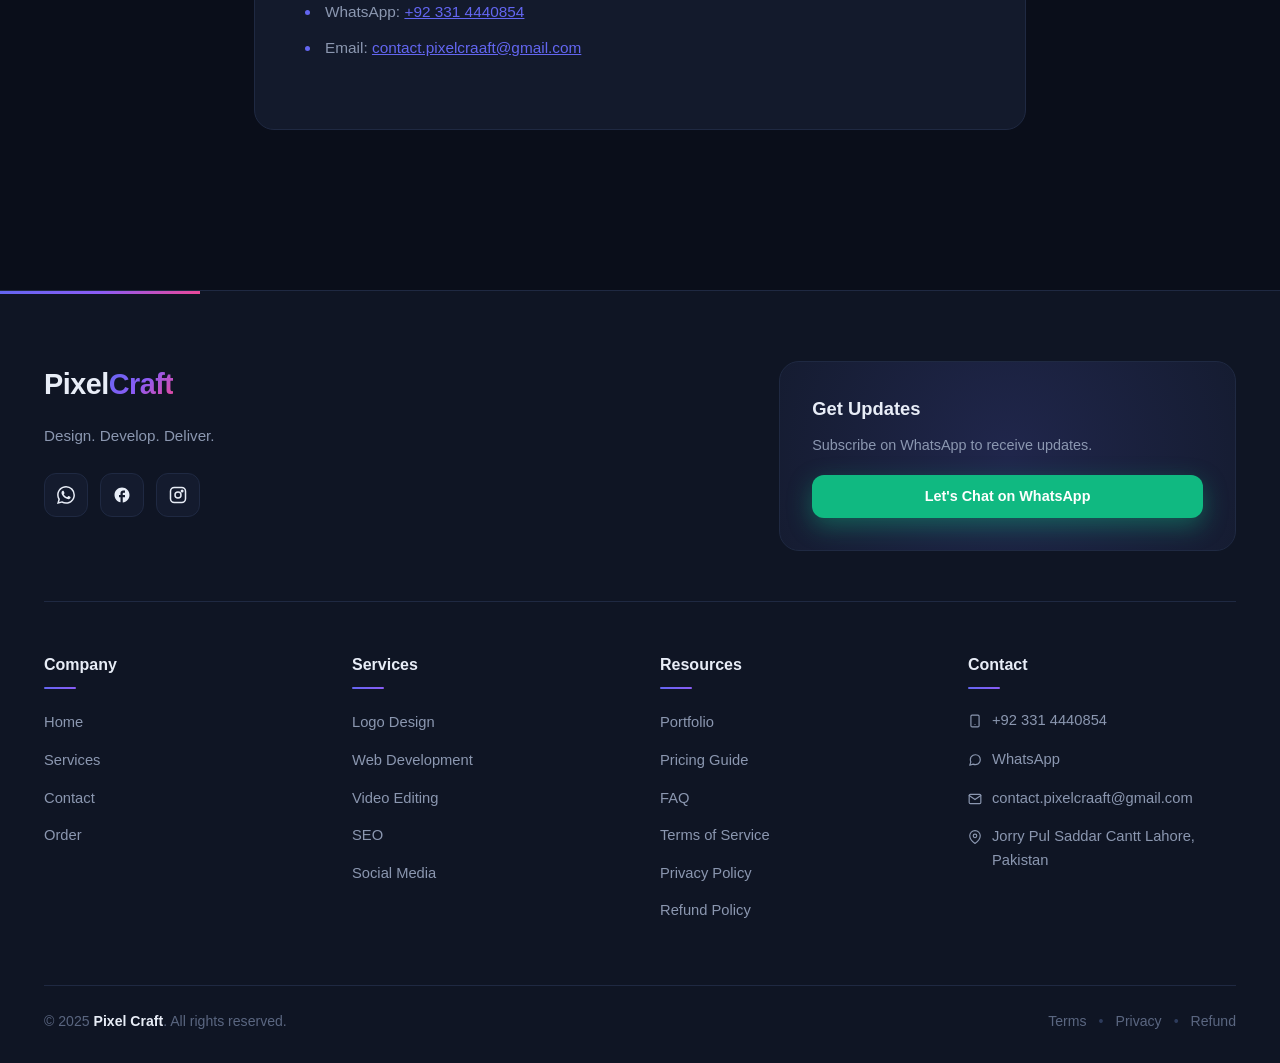
<file: privacy.html>
<!DOCTYPE html>
<html lang="en">
<head>
  <meta charset="UTF-8" />
  <meta name="viewport" content="width=device-width, initial-scale=1.0" />
  <title>Privacy Policy — Pixel Craft | Design. Develop. Deliver.</title>

  <link rel="icon" type="image/png" href="pixelcraftheaderlogo.png">
  <link rel="stylesheet" href="style.css" />
</head>
<body>

<header class="navbar">
  <div class="container nav-inner">
    <a href="index.html" class="logo">Pixel<span>Craft</span></a>
    <nav class="nav-links">
  <a href="index.html" class="active">Home</a>
  <a href="services.html">Services</a>
  <a href="order.html">Order</a>
  <a href="https://bilalibrahim970.github.io/my-portfolio/" target="_blank">Portfolio</a>
  <a href="contact.html">Contact</a>
</nav>
    <div class="nav-actions">
      <button id="themeToggle" class="theme-toggle" aria-label="Toggle theme">
        <span class="icon-sun">
          <svg width="18" height="18" viewBox="0 0 24 24" fill="none" stroke="currentColor" stroke-width="2" stroke-linecap="round" stroke-linejoin="round"><circle cx="12" cy="12" r="5"/><line x1="12" y1="1" x2="12" y2="3"/><line x1="12" y1="21" x2="12" y2="23"/><line x1="4.22" y1="4.22" x2="5.64" y2="5.64"/><line x1="18.36" y1="18.36" x2="19.78" y2="19.78"/><line x1="1" y1="12" x2="3" y2="12"/><line x1="21" y1="12" x2="23" y2="12"/><line x1="4.22" y1="19.78" x2="5.64" y2="18.36"/><line x1="18.36" y1="5.64" x2="19.78" y2="4.22"/></svg>
        </span>
        <span class="icon-moon">
          <svg width="18" height="18" viewBox="0 0 24 24" fill="none" stroke="currentColor" stroke-width="2" stroke-linecap="round" stroke-linejoin="round"><path d="M21 12.79A9 9 0 1 1 11.21 3 7 7 0 0 0 21 12.79z"/></svg>
        </span>
      </button>
      <a href="https://wa.me/923314440854" class="btn btn-wa" target="_blank">
        <span>
          <svg width="16" height="16" viewBox="0 0 24 24" fill="currentColor"><path d="M17.472 14.382c-.297-.149-1.758-.867-2.03-.967-.273-.099-.471-.148-.67.15-.197.297-.767.966-.94 1.164-.173.199-.347.223-.644.075-.297-.15-1.255-.463-2.39-1.475-.883-.788-1.48-1.761-1.653-2.059-.173-.297-.018-.458.13-.606.134-.133.298-.347.446-.52.149-.174.198-.298.298-.497.099-.198.05-.371-.025-.52-.075-.149-.669-1.612-.916-2.207-.242-.579-.487-.5-.669-.51-.173-.008-.371-.01-.57-.01-.198 0-.52.074-.792.372-.272.297-1.04 1.016-1.04 2.479 0 1.462 1.065 2.875 1.213 3.074.149.198 2.096 3.2 5.077 4.487.709.306 1.262.489 1.694.625.712.227 1.36.195 1.871.118.571-.085 1.758-.719 2.006-1.413.248-.694.248-1.289.173-1.413-.074-.124-.272-.198-.57-.347m-5.421 7.403h-.004a9.87 9.87 0 01-5.031-1.378l-.361-.214-3.741.982.998-3.648-.235-.374a9.86 9.86 0 01-1.51-5.26c.001-5.45 4.436-9.884 9.888-9.884 2.64 0 5.122 1.03 6.988 2.898a9.825 9.825 0 012.893 6.994c-.003 5.45-4.437 9.884-9.885 9.884m8.413-18.297A11.815 11.815 0 0012.05 0C5.495 0 .16 5.335.157 11.892c0 2.096.547 4.142 1.588 5.945L.057 24l6.305-1.654a11.882 11.882 0 005.683 1.448h.005c6.554 0 11.89-5.335 11.893-11.893a11.821 11.821 0 00-3.48-8.413Z"/></svg>
        </span> WhatsApp
      </a>
      <button class="menu-toggle" id="menuToggle" aria-label="Menu">
        <span></span><span></span><span></span>
      </button>
    </div>
  </div>
</header>

<section class="section page-section">
  <div class="container legal-container">
    <div class="section-header">
      <span class="section-tag">Legal</span>
      <h1 class="page-title">Privacy <span class="gradient-text">Policy</span></h1>
      <p class="section-sub">Last updated: January 2025</p>
    </div>

    <div class="legal-content">
      <p>Pixel Craft takes your privacy seriously. This policy explains what information we collect, how we use it, and how we protect it.</p>

      <h2>1. Information We Collect</h2>
      <p><strong>Information you provide:</strong></p>
      <ul>
        <li>Name, phone number, email address</li>
        <li>Project details and requirements</li>
        <li>Payment information (transaction IDs, not card details)</li>
        <li>Communication history (WhatsApp, email)</li>
      </ul>
      <p><strong>Automatically collected:</strong></p>
      <ul>
        <li>Browser type, device, operating system</li>
        <li>IP address and approximate location</li>
        <li>Pages visited and time spent</li>
      </ul>

      <h2>2. How We Use Your Information</h2>
      <ul>
        <li>To provide services and process orders</li>
        <li>Customer support and communication</li>
        <li>Payment processing and invoicing</li>
        <li>Service improvements and analytics</li>
        <li>Marketing (only with your permission)</li>
        <li>Legal compliance</li>
      </ul>

      <h2>3. Information Sharing</h2>
      <p>We <strong>never sell</strong> your personal information. We only share it in these cases:</p>
      <ul>
        <li><strong>Service providers:</strong> Payment processors (JazzCash, Easypaisa,Bank Transfer)</li>
        <li><strong>Legal requirements:</strong> Court order or legal obligation</li>
        <li><strong>Business transfer:</strong> If the business is sold</li>
        <li><strong>With consent:</strong> With your explicit permission</li>
      </ul>

      <h2>4. Data Security</h2>
      <p>We use reasonable security measures:</p>
      <ul>
        <li>Encrypted communication (Email,WhatsApp)</li>
        <li>Limited access — only authorized team members</li>
        <li>Regular security reviews</li>
        <li>We do not store payment data (third-party processors are used)</li>
      </ul>
      <p><strong>Note:</strong> No one can guarantee 100% security on the internet. We make our best effort but cannot promise absolute security.</p>

      <h2>5. Cookies</h2>
      <p>Our website uses minimal cookies:</p>
      <ul>
        <li><strong>Essential:</strong> To save theme preference (dark/light mode)</li>
        <li><strong>Analytics:</strong> Anonymous traffic data (if enabled)</li>
      </ul>
      <p>You can disable cookies in your browser settings.</p>

      <h2>6. Your Rights</h2>
      <p>You have the following rights:</p>
      <ul>
        <li>To access your information</li>
        <li>To correct inaccurate data</li>
        <li>To request data deletion</li>
        <li>To opt out of marketing communications</li>
        <li>To request data portability</li>
      </ul>
      <p>For requests, email <a href="mailto:contact.pixelcraaft@gmail.com">contact.pixelcraaft@gmail.com</a>.</p>

      <h2>7. Data Retention</h2>
      <ul>
        <li>Project files: Deleted 1 year after delivery</li>
        <li>Customer records: 3 years (tax/legal requirements)</li>
        <li>Communication: 2 years</li>
      </ul>

      <h2>8. Third-Party Links</h2>
      <p>Our website may contain third-party links (WhatsApp, social media). We do not control their privacy policies — please check them separately.</p>

      <h2>9. Children's Privacy</h2>
      <p>Our services are not intended for children under 13. We do not knowingly collect their data.</p>

      <h2>10. International Users</h2>
      <p>If you are outside Pakistan, your data will be processed in Pakistan. By placing an order, you agree to this transfer.</p>

      <h2>11. Changes to Policy</h2>
      <p>This policy may be updated. Notification of material changes will appear on the website. Continued use means you agree to the new policy.</p>

      <h2>12. Contact</h2>
      <p>For privacy concerns:</p>
      <ul>
        <li>WhatsApp: <a href="https://wa.me/923314440854" target="_blank">+92 331 4440854</a></li>
        <li>Email: <a href="contact.pixelcraaft@gmail.com"> contact.pixelcraaft@gmail.com</a></li>
      </ul>
    </div>
  </div>
</section>

<footer class="footer">
  <div class="container">
    <div class="footer-top">
      <div class="footer-brand">
        <a href="index.html" class="footer-logo">Pixel<span>Craft</span></a>
        <p class="footer-tagline">Design. Develop. Deliver.</p>
        <div class="footer-socials">
          <a href="https://wa.me/923314440854" target="_blank" title="WhatsApp">
            <svg width="18" height="18" viewBox="0 0 24 24" fill="currentColor"><path d="M17.472 14.382c-.297-.149-1.758-.867-2.03-.967-.273-.099-.471-.148-.67.15-.197.297-.767.966-.94 1.164-.173.199-.347.223-.644.075-.297-.15-1.255-.463-2.39-1.475-.883-.788-1.48-1.761-1.653-2.059-.173-.297-.018-.458.13-.606.134-.133.298-.347.446-.52.149-.174.198-.298.298-.497.099-.198.05-.371-.025-.52-.075-.149-.669-1.612-.916-2.207-.242-.579-.487-.5-.669-.51-.173-.008-.371-.01-.57-.01-.198 0-.52.074-.792.372-.272.297-1.04 1.016-1.04 2.479 0 1.462 1.065 2.875 1.213 3.074.149.198 2.096 3.2 5.077 4.487.709.306 1.262.489 1.694.625.712.227 1.36.195 1.871.118.571-.085 1.758-.719 2.006-1.413.248-.694.248-1.289.173-1.413-.074-.124-.272-.198-.57-.347m-5.421 7.403h-.004a9.87 9.87 0 01-5.031-1.378l-.361-.214-3.741.982.998-3.648-.235-.374a9.86 9.86 0 01-1.51-5.26c.001-5.45 4.436-9.884 9.888-9.884 2.64 0 5.122 1.03 6.988 2.898a9.825 9.825 0 012.893 6.994c-.003 5.45-4.437 9.884-9.885 9.884m8.413-18.297A11.815 11.815 0 0012.05 0C5.495 0 .16 5.335.157 11.892c0 2.096.547 4.142 1.588 5.945L.057 24l6.305-1.654a11.882 11.882 0 005.683 1.448h.005c6.554 0 11.89-5.335 11.893-11.893a11.821 11.821 0 00-3.48-8.413Z"/></svg>
          </a>
         <a href="https://www.facebook.com/share/1DvGjK3aWy/" target="_blank" title="Facebook">
            <svg width="18" height="18" viewBox="0 0 24 24" fill="currentColor"><path d="M22 12c0-5.52-4.48-10-10-10S2 6.48 2 12c0 4.84 3.44 8.87 8 9.8V15H8v-3h2V9.5C10 7.57 11.57 6 13.5 6H16v3h-2c-.55 0-1 .45-1 1v2h3v3h-3v6.95c5.05-.5 9-4.76 9-9.95z"/></svg>
          </a>
          <a href="https://www.instagram.com/pi.xelcraft?stkn=NXF0dGNsZjJwc2hw" target="_blank" title="Instagram">
            <svg width="18" height="18" viewBox="0 0 24 24" fill="none" stroke="currentColor" stroke-width="2" stroke-linecap="round" stroke-linejoin="round"><rect x="2" y="2" width="20" height="20" rx="5"/><circle cx="12" cy="12" r="4"/><circle cx="17.5" cy="6.5" r="1" fill="currentColor"/></svg>
          </a>
        </div>
      </div>
      <div class="footer-newsletter">
        <h4>Get Updates</h4>
        <p>Subscribe on WhatsApp to receive updates.</p>
        <a href="https://wa.me/923314440854" class="btn btn-wa" target="_blank">Let's Chat on WhatsApp</a>
      </div>
    </div>
    <div class="footer-grid">
      <div class="footer-col">
        <h4>Company</h4>
        <ul>
          <li><a href="index.html">Home</a></li>
          <li><a href="services.html">Services</a></li>
          <li><a href="contact.html">Contact</a></li>
          <li><a href="order.html">Order</a></li>
        </ul>
      </div>
      <div class="footer-col">
        <h4>Services</h4>
        <ul>
          <li><a href="order.html?service=Logo%20Design">Logo Design</a></li>
          <li><a href="order.html?service=Web%20Development">Web Development</a></li>
          <li><a href="order.html?service=Video%20Editing">Video Editing</a></li>
          <li><a href="order.html?service=SEO">SEO</a></li>
          <li><a href="order.html?service=Social%20Media">Social Media</a></li>
        </ul>
      </div>
      <div class="footer-col">
        <h4>Resources</h4>
        <ul>
          <li><a href="https://bilalibrahim970.github.io/my-portfolio/" target="_blank">Portfolio</a></li>
          <li><a href="pricing.html">Pricing Guide</a></li>
          <li><a href="faq.html">FAQ</a></li>
          <li><a href="terms.html">Terms of Service</a></li>
          <li><a href="privacy.html">Privacy Policy</a></li>
          <li><a href="refund.html">Refund Policy</a></li>
        </ul>
      </div>
      <div class="footer-col">
        <h4>Contact</h4>
        <ul class="footer-contact">
          <li><span class="fc-icon">
            <svg width="14" height="14" viewBox="0 0 24 24" fill="none" stroke="currentColor" stroke-width="2" stroke-linecap="round" stroke-linejoin="round"><rect x="5" y="2" width="14" height="20" rx="2"/><line x1="12" y1="18" x2="12" y2="18"/></svg>
          </span><a href="tel:+923314440854">+92 331 4440854</a></li>
          <li><span class="fc-icon">
            <svg width="14" height="14" viewBox="0 0 24 24" fill="none" stroke="currentColor" stroke-width="2" stroke-linecap="round" stroke-linejoin="round"><path d="M21 11.5a8.38 8.38 0 0 1-.9 3.8 8.5 8.5 0 0 1-7.6 4.7 8.38 8.38 0 0 1-3.8-.9L3 21l1.9-5.7a8.38 8.38 0 0 1-.9-3.8 8.5 8.5 0 0 1 4.7-7.6 8.38 8.38 0 0 1 3.8-.9h.5a8.48 8.48 0 0 1 8 8v.5z"/></svg>
          </span><a href="https://wa.me/923314440854" target="_blank">WhatsApp</a></li>
          <li><span class="fc-icon">
            <svg width="14" height="14" viewBox="0 0 24 24" fill="none" stroke="currentColor" stroke-width="2" stroke-linecap="round" stroke-linejoin="round"><path d="M4 4h16c1.1 0 2 .9 2 2v12c0 1.1-.9 2-2 2H4c-1.1 0-2-.9-2-2V6c0-1.1.9-2 2-2z"/><polyline points="22,6 12,13 2,6"/></svg>
          </span><a href="mailto:contact.pixelcraaft@gmail.com">contact.pixelcraaft@gmail.com</a></li>
          <li><span class="fc-icon">
            <svg width="14" height="14" viewBox="0 0 24 24" fill="none" stroke="currentColor" stroke-width="2" stroke-linecap="round" stroke-linejoin="round"><path d="M21 10c0 7-9 13-9 13s-9-6-9-13a9 9 0 0 1 18 0z"/><circle cx="12" cy="10" r="3"/></svg>
          </span><span>Jorry Pul Saddar Cantt Lahore, Pakistan</span></li>
        </ul>
      </div>
    </div>
    <div class="footer-bottom">
      <p>© 2025 <strong>Pixel Craft</strong>. All rights reserved.</p>
      <div class="footer-legal">
        <a href="terms.html">Terms</a><span>•</span>
        <a href="privacy.html">Privacy</a><span>•</span>
        <a href="refund.html">Refund</a>
      </div>
    </div>
  </div>
</footer>

<a href="https://wa.me/923314440854" class="wa-float" target="_blank" aria-label="WhatsApp">
  <svg width="26" height="26" viewBox="0 0 24 24" fill="currentColor"><path d="M17.472 14.382c-.297-.149-1.758-.867-2.03-.967-.273-.099-.471-.148-.67.15-.197.297-.767.966-.94 1.164-.173.199-.347.223-.644.075-.297-.15-1.255-.463-2.39-1.475-.883-.788-1.48-1.761-1.653-2.059-.173-.297-.018-.458.13-.606.134-.133.298-.347.446-.52.149-.174.198-.298.298-.497.099-.198.05-.371-.025-.52-.075-.149-.669-1.612-.916-2.207-.242-.579-.487-.5-.669-.51-.173-.008-.371-.01-.57-.01-.198 0-.52.074-.792.372-.272.297-1.04 1.016-1.04 2.479 0 1.462 1.065 2.875 1.213 3.074.149.198 2.096 3.2 5.077 4.487.709.306 1.262.489 1.694.625.712.227 1.36.195 1.871.118.571-.085 1.758-.719 2.006-1.413.248-.694.248-1.289.173-1.413-.074-.124-.272-.198-.57-.347m-5.421 7.403h-.004a9.87 9.87 0 01-5.031-1.378l-.361-.214-3.741.982.998-3.648-.235-.374a9.86 9.86 0 01-1.51-5.26c.001-5.45 4.436-9.884 9.888-9.884 2.64 0 5.122 1.03 6.988 2.898a9.825 9.825 0 012.893 6.994c-.003 5.45-4.437 9.884-9.885 9.884m8.413-18.297A11.815 11.815 0 0012.05 0C5.495 0 .16 5.335.157 11.892c0 2.096.547 4.142 1.588 5.945L.057 24l6.305-1.654a11.882 11.882 0 005.683 1.448h.005c6.554 0 11.89-5.335 11.893-11.893a11.821 11.821 0 00-3.48-8.413Z"/></svg>
</a>

<script src="main.js"></script>
</body>
</html>
</file>
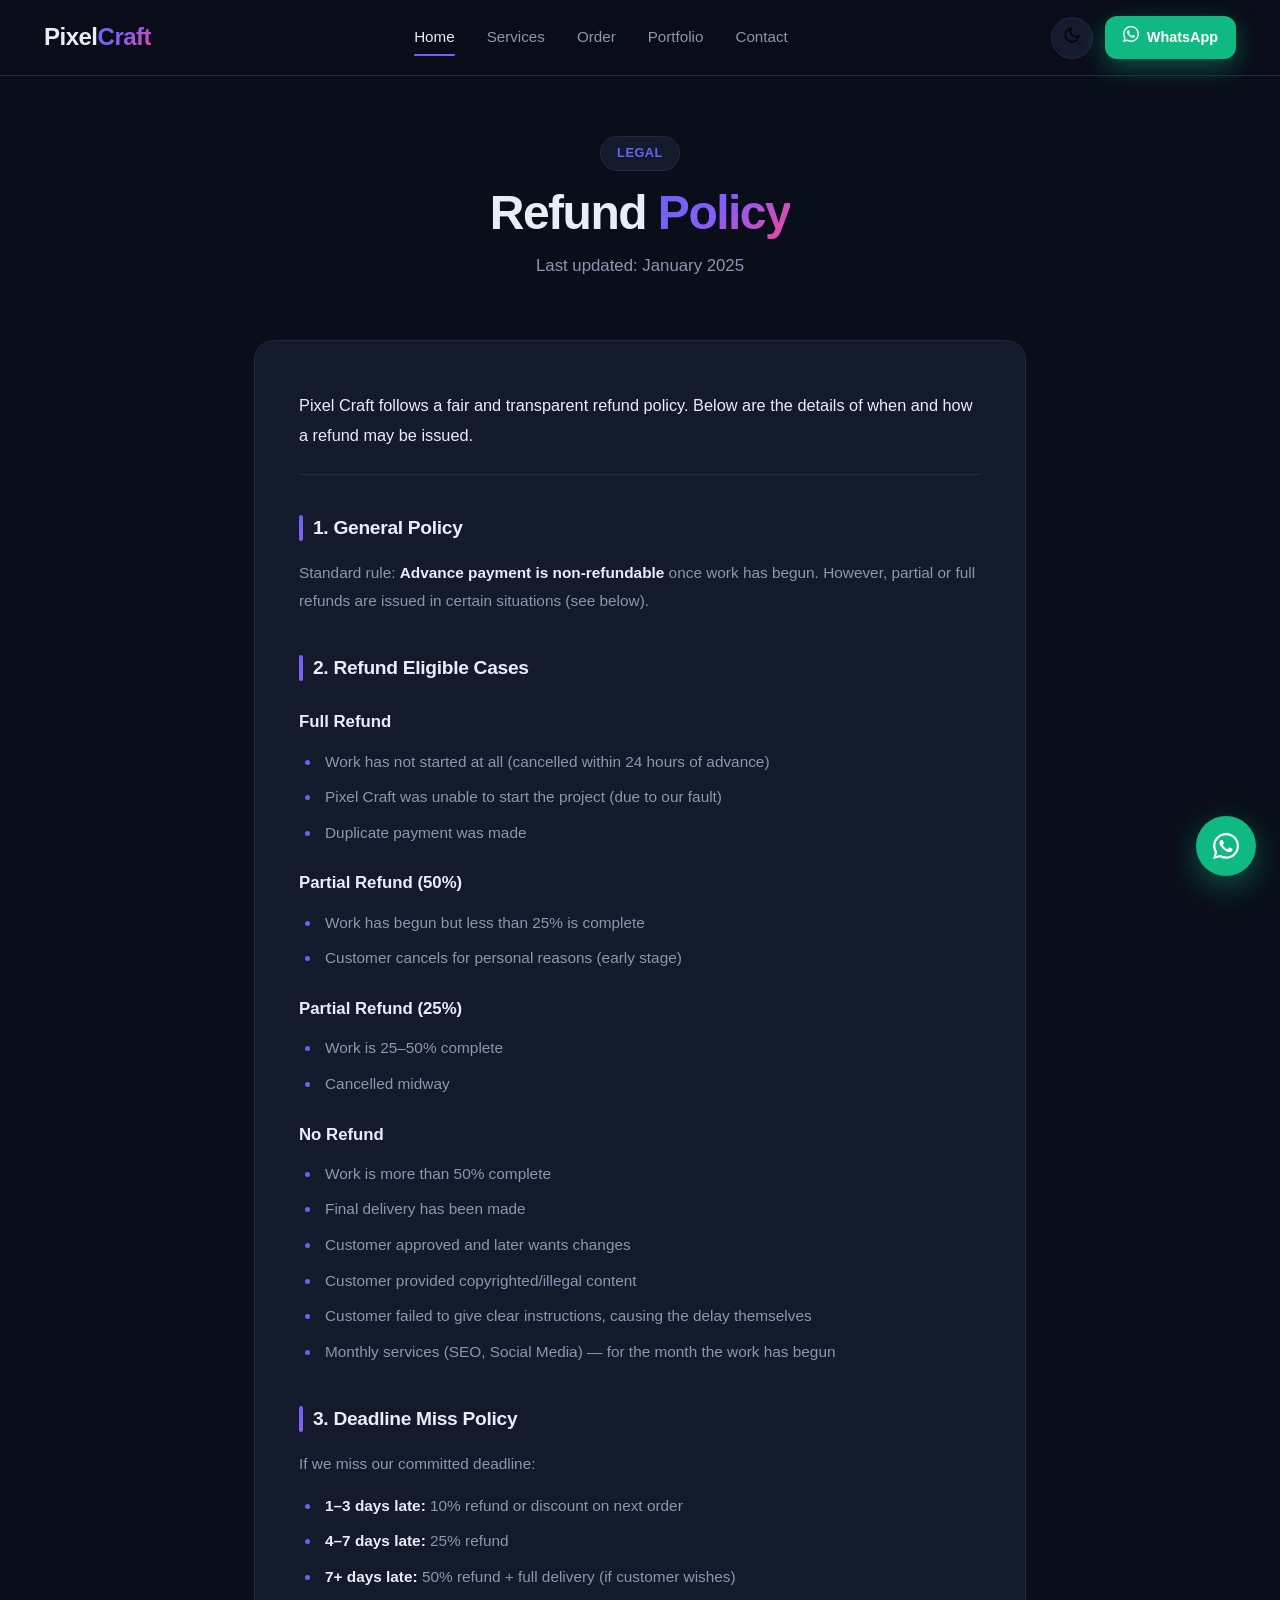
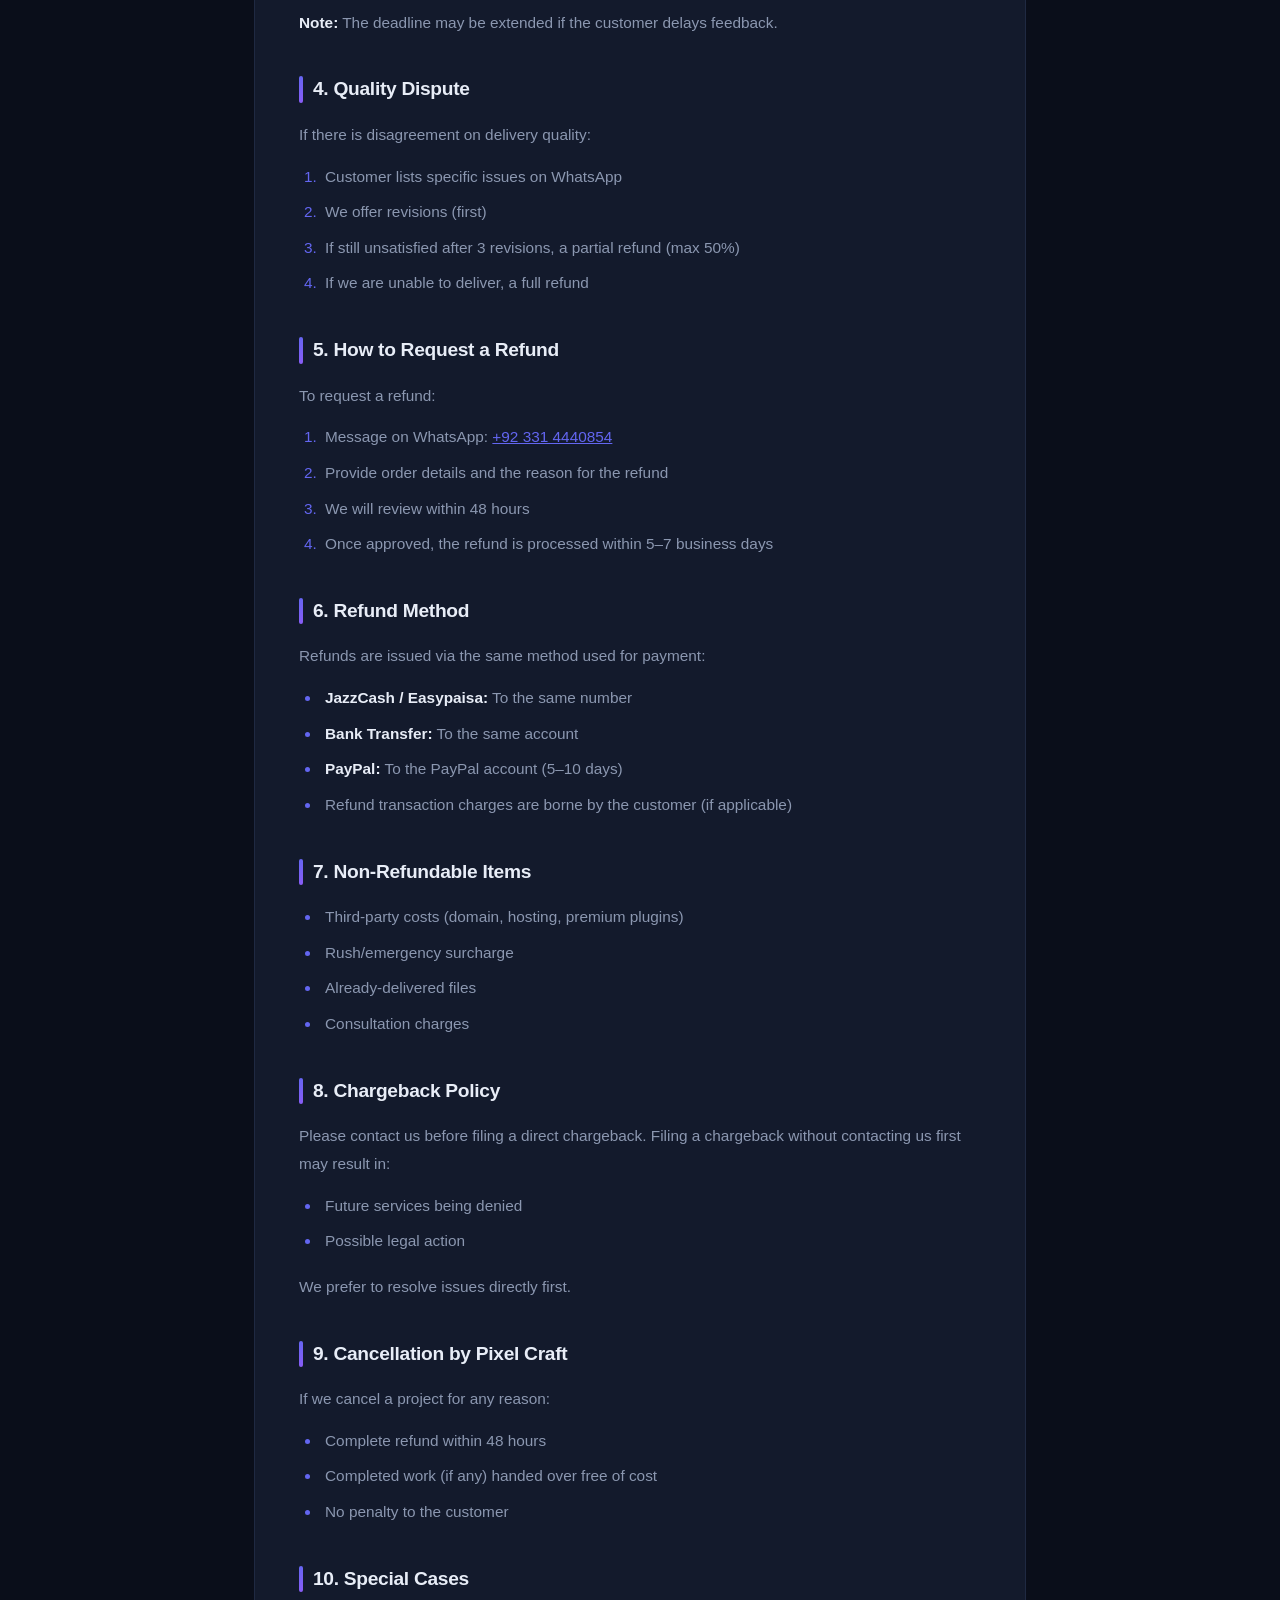
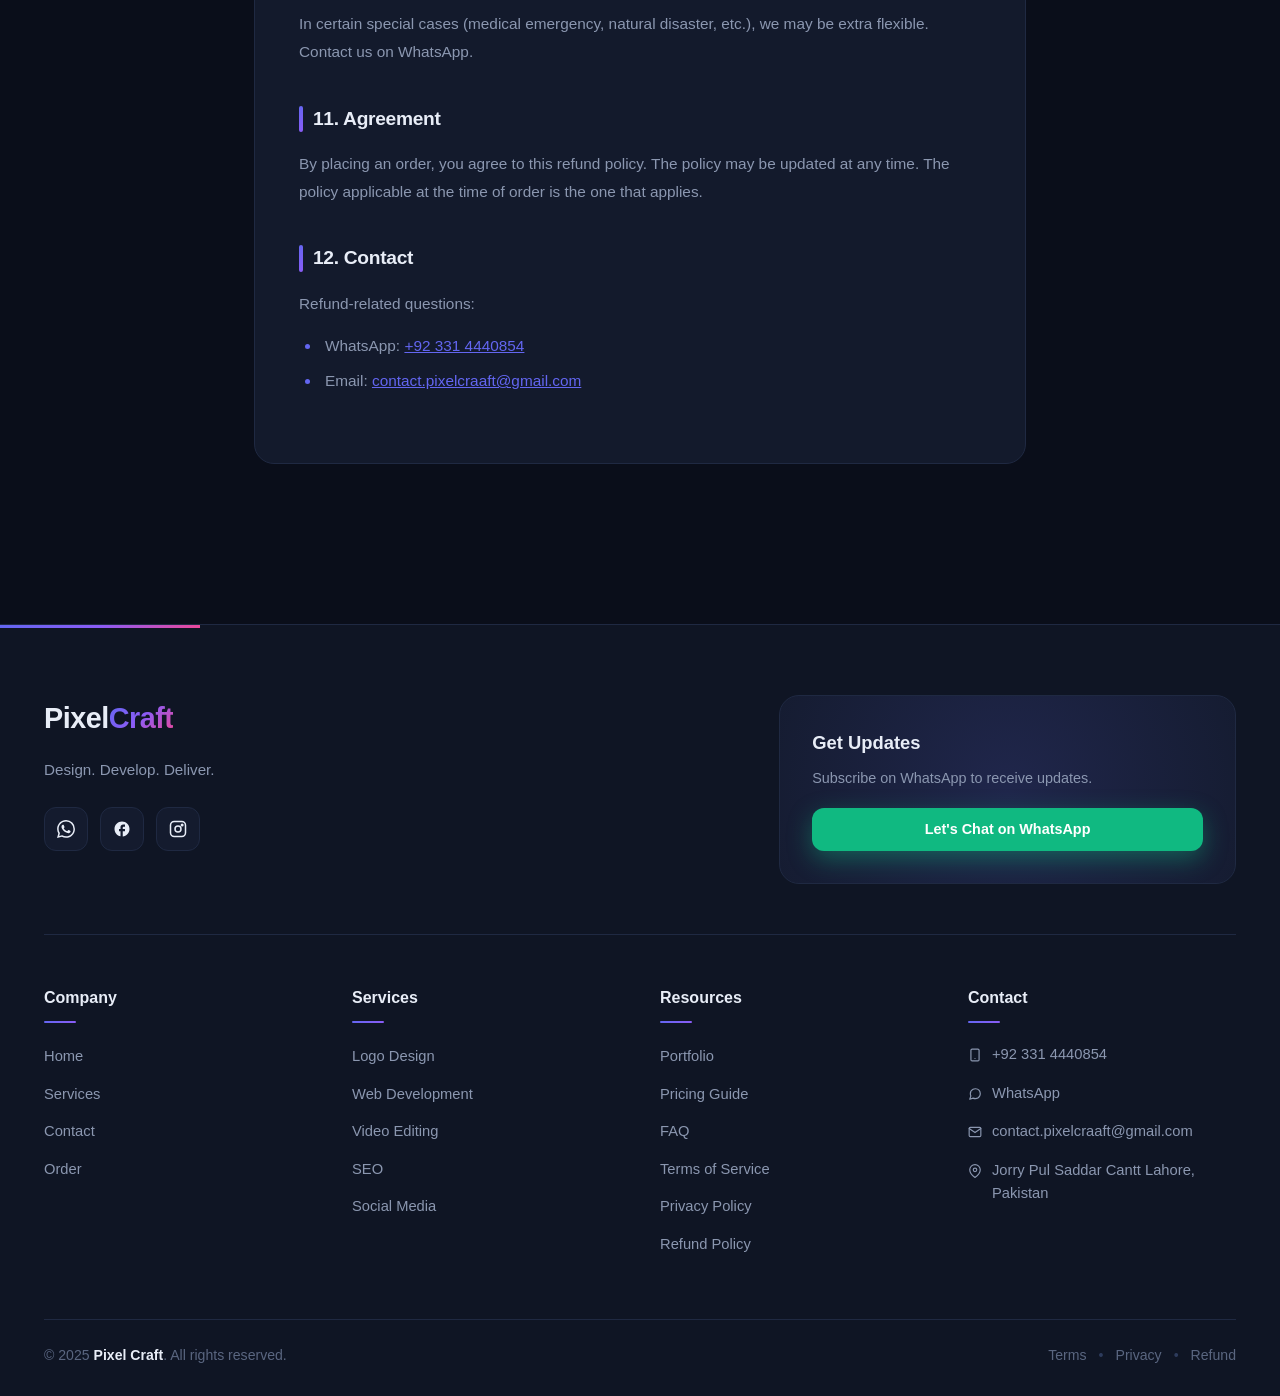
<file: refund.html>
<!DOCTYPE html>
<html lang="en">
<head>
  <meta charset="UTF-8" />
  <meta name="viewport" content="width=device-width, initial-scale=1.0" />
  <title>Refund Policy — Pixel Craft | Design. Develop. Deliver.</title>

  <link rel="icon" type="image/png" href="pixelcraftheaderlogo.png">
  <link rel="stylesheet" href="style.css" />
</head>
<body>

<header class="navbar">
  <div class="container nav-inner">
    <a href="index.html" class="logo">Pixel<span>Craft</span></a>
    <nav class="nav-links">
  <a href="index.html" class="active">Home</a>
  <a href="services.html">Services</a>
  <a href="order.html">Order</a>
  <a href="https://bilalibrahim970.github.io/my-portfolio/" target="_blank">Portfolio</a>
  <a href="contact.html">Contact</a>
</nav>
    <div class="nav-actions">
      <button id="themeToggle" class="theme-toggle" aria-label="Toggle theme">
        <span class="icon-sun">
          <svg width="18" height="18" viewBox="0 0 24 24" fill="none" stroke="currentColor" stroke-width="2" stroke-linecap="round" stroke-linejoin="round"><circle cx="12" cy="12" r="5"/><line x1="12" y1="1" x2="12" y2="3"/><line x1="12" y1="21" x2="12" y2="23"/><line x1="4.22" y1="4.22" x2="5.64" y2="5.64"/><line x1="18.36" y1="18.36" x2="19.78" y2="19.78"/><line x1="1" y1="12" x2="3" y2="12"/><line x1="21" y1="12" x2="23" y2="12"/><line x1="4.22" y1="19.78" x2="5.64" y2="18.36"/><line x1="18.36" y1="5.64" x2="19.78" y2="4.22"/></svg>
        </span>
        <span class="icon-moon">
          <svg width="18" height="18" viewBox="0 0 24 24" fill="none" stroke="currentColor" stroke-width="2" stroke-linecap="round" stroke-linejoin="round"><path d="M21 12.79A9 9 0 1 1 11.21 3 7 7 0 0 0 21 12.79z"/></svg>
        </span>
      </button>
      <a href="https://wa.me/923314440854" class="btn btn-wa" target="_blank">
        <span>
          <svg width="16" height="16" viewBox="0 0 24 24" fill="currentColor"><path d="M17.472 14.382c-.297-.149-1.758-.867-2.03-.967-.273-.099-.471-.148-.67.15-.197.297-.767.966-.94 1.164-.173.199-.347.223-.644.075-.297-.15-1.255-.463-2.39-1.475-.883-.788-1.48-1.761-1.653-2.059-.173-.297-.018-.458.13-.606.134-.133.298-.347.446-.52.149-.174.198-.298.298-.497.099-.198.05-.371-.025-.52-.075-.149-.669-1.612-.916-2.207-.242-.579-.487-.5-.669-.51-.173-.008-.371-.01-.57-.01-.198 0-.52.074-.792.372-.272.297-1.04 1.016-1.04 2.479 0 1.462 1.065 2.875 1.213 3.074.149.198 2.096 3.2 5.077 4.487.709.306 1.262.489 1.694.625.712.227 1.36.195 1.871.118.571-.085 1.758-.719 2.006-1.413.248-.694.248-1.289.173-1.413-.074-.124-.272-.198-.57-.347m-5.421 7.403h-.004a9.87 9.87 0 01-5.031-1.378l-.361-.214-3.741.982.998-3.648-.235-.374a9.86 9.86 0 01-1.51-5.26c.001-5.45 4.436-9.884 9.888-9.884 2.64 0 5.122 1.03 6.988 2.898a9.825 9.825 0 012.893 6.994c-.003 5.45-4.437 9.884-9.885 9.884m8.413-18.297A11.815 11.815 0 0012.05 0C5.495 0 .16 5.335.157 11.892c0 2.096.547 4.142 1.588 5.945L.057 24l6.305-1.654a11.882 11.882 0 005.683 1.448h.005c6.554 0 11.89-5.335 11.893-11.893a11.821 11.821 0 00-3.48-8.413Z"/></svg>
        </span> WhatsApp
      </a>
      <button class="menu-toggle" id="menuToggle" aria-label="Menu">
        <span></span><span></span><span></span>
      </button>
    </div>
  </div>
</header>

<section class="section page-section">
  <div class="container legal-container">
    <div class="section-header">
      <span class="section-tag">Legal</span>
      <h1 class="page-title">Refund <span class="gradient-text">Policy</span></h1>
      <p class="section-sub">Last updated: January 2025</p>
    </div>

    <div class="legal-content">
      <p>Pixel Craft follows a fair and transparent refund policy. Below are the details of when and how a refund may be issued.</p>

      <h2>1. General Policy</h2>
      <p>Standard rule: <strong>Advance payment is non-refundable</strong> once work has begun. However, partial or full refunds are issued in certain situations (see below).</p>

      <h2>2. Refund Eligible Cases</h2>

      <h3>Full Refund</h3>
      <ul>
        <li>Work has not started at all (cancelled within 24 hours of advance)</li>
        <li>Pixel Craft was unable to start the project (due to our fault)</li>
        <li>Duplicate payment was made</li>
      </ul>

      <h3>Partial Refund (50%)</h3>
      <ul>
        <li>Work has begun but less than 25% is complete</li>
        <li>Customer cancels for personal reasons (early stage)</li>
      </ul>

      <h3>Partial Refund (25%)</h3>
      <ul>
        <li>Work is 25–50% complete</li>
        <li>Cancelled midway</li>
      </ul>

      <h3>No Refund</h3>
      <ul>
        <li>Work is more than 50% complete</li>
        <li>Final delivery has been made</li>
        <li>Customer approved and later wants changes</li>
        <li>Customer provided copyrighted/illegal content</li>
        <li>Customer failed to give clear instructions, causing the delay themselves</li>
        <li>Monthly services (SEO, Social Media) — for the month the work has begun</li>
      </ul>

      <h2>3. Deadline Miss Policy</h2>
      <p>If we miss our committed deadline:</p>
      <ul>
        <li><strong>1–3 days late:</strong> 10% refund or discount on next order</li>
        <li><strong>4–7 days late:</strong> 25% refund</li>
        <li><strong>7+ days late:</strong> 50% refund + full delivery (if customer wishes)</li>
      </ul>
      <p><strong>Note:</strong> The deadline may be extended if the customer delays feedback.</p>

      <h2>4. Quality Dispute</h2>
      <p>If there is disagreement on delivery quality:</p>
      <ol>
        <li>Customer lists specific issues on WhatsApp</li>
        <li>We offer revisions (first)</li>
        <li>If still unsatisfied after 3 revisions, a partial refund (max 50%)</li>
        <li>If we are unable to deliver, a full refund</li>
      </ol>

      <h2>5. How to Request a Refund</h2>
      <p>To request a refund:</p>
      <ol>
        <li>Message on WhatsApp: <a href="https://wa.me/923314440854" target="_blank">+92 331 4440854</a></li>
        <li>Provide order details and the reason for the refund</li>
        <li>We will review within 48 hours</li>
        <li>Once approved, the refund is processed within 5–7 business days</li>
      </ol>

      <h2>6. Refund Method</h2>
      <p>Refunds are issued via the same method used for payment:</p>
      <ul>
        <li><strong>JazzCash / Easypaisa:</strong> To the same number</li>
        <li><strong>Bank Transfer:</strong> To the same account</li>
        <li><strong>PayPal:</strong> To the PayPal account (5–10 days)</li>
        <li>Refund transaction charges are borne by the customer (if applicable)</li>
      </ul>

      <h2>7. Non-Refundable Items</h2>
      <ul>
        <li>Third-party costs (domain, hosting, premium plugins)</li>
        <li>Rush/emergency surcharge</li>
        <li>Already-delivered files</li>
        <li>Consultation charges</li>
      </ul>

      <h2>8. Chargeback Policy</h2>
      <p>Please contact us before filing a direct chargeback. Filing a chargeback without contacting us first may result in:</p>
      <ul>
        <li>Future services being denied</li>
        <li>Possible legal action</li>
      </ul>
      <p>We prefer to resolve issues directly first.</p>

      <h2>9. Cancellation by Pixel Craft</h2>
      <p>If we cancel a project for any reason:</p>
      <ul>
        <li>Complete refund within 48 hours</li>
        <li>Completed work (if any) handed over free of cost</li>
        <li>No penalty to the customer</li>
      </ul>

      <h2>10. Special Cases</h2>
      <p>In certain special cases (medical emergency, natural disaster, etc.), we may be extra flexible. Contact us on WhatsApp.</p>

      <h2>11. Agreement</h2>
      <p>By placing an order, you agree to this refund policy. The policy may be updated at any time. The policy applicable at the time of order is the one that applies.</p>

      <h2>12. Contact</h2>
      <p>Refund-related questions:</p>
      <ul>
        <li>WhatsApp: <a href="https://wa.me/923314440854" target="_blank">+92 331 4440854</a></li>
        <li>Email: <a href="mailto:contact.pixelcraaft@gmail.com">contact.pixelcraaft@gmail.com</a></li>
      </ul>
    </div>
  </div>
</section>

<footer class="footer">
  <div class="container">
    <div class="footer-top">
      <div class="footer-brand">
        <a href="index.html" class="footer-logo">Pixel<span>Craft</span></a>
        <p class="footer-tagline">Design. Develop. Deliver.</p>
        <div class="footer-socials">
          <a href="https://wa.me/923314440854" target="_blank" title="WhatsApp">
            <svg width="18" height="18" viewBox="0 0 24 24" fill="currentColor"><path d="M17.472 14.382c-.297-.149-1.758-.867-2.03-.967-.273-.099-.471-.148-.67.15-.197.297-.767.966-.94 1.164-.173.199-.347.223-.644.075-.297-.15-1.255-.463-2.39-1.475-.883-.788-1.48-1.761-1.653-2.059-.173-.297-.018-.458.13-.606.134-.133.298-.347.446-.52.149-.174.198-.298.298-.497.099-.198.05-.371-.025-.52-.075-.149-.669-1.612-.916-2.207-.242-.579-.487-.5-.669-.51-.173-.008-.371-.01-.57-.01-.198 0-.52.074-.792.372-.272.297-1.04 1.016-1.04 2.479 0 1.462 1.065 2.875 1.213 3.074.149.198 2.096 3.2 5.077 4.487.709.306 1.262.489 1.694.625.712.227 1.36.195 1.871.118.571-.085 1.758-.719 2.006-1.413.248-.694.248-1.289.173-1.413-.074-.124-.272-.198-.57-.347m-5.421 7.403h-.004a9.87 9.87 0 01-5.031-1.378l-.361-.214-3.741.982.998-3.648-.235-.374a9.86 9.86 0 01-1.51-5.26c.001-5.45 4.436-9.884 9.888-9.884 2.64 0 5.122 1.03 6.988 2.898a9.825 9.825 0 012.893 6.994c-.003 5.45-4.437 9.884-9.885 9.884m8.413-18.297A11.815 11.815 0 0012.05 0C5.495 0 .16 5.335.157 11.892c0 2.096.547 4.142 1.588 5.945L.057 24l6.305-1.654a11.882 11.882 0 005.683 1.448h.005c6.554 0 11.89-5.335 11.893-11.893a11.821 11.821 0 00-3.48-8.413Z"/></svg>
          </a>
 <a href="https://www.facebook.com/share/1DvGjK3aWy/" target="_blank" title="Facebook">
            <svg width="18" height="18" viewBox="0 0 24 24" fill="currentColor"><path d="M22 12c0-5.52-4.48-10-10-10S2 6.48 2 12c0 4.84 3.44 8.87 8 9.8V15H8v-3h2V9.5C10 7.57 11.57 6 13.5 6H16v3h-2c-.55 0-1 .45-1 1v2h3v3h-3v6.95c5.05-.5 9-4.76 9-9.95z"/></svg>
          </a>
          <a href="https://www.instagram.com/pi.xelcraft?stkn=NXF0dGNsZjJwc2hw" target="_blank" title="Instagram">
            <svg width="18" height="18" viewBox="0 0 24 24" fill="none" stroke="currentColor" stroke-width="2" stroke-linecap="round" stroke-linejoin="round"><rect x="2" y="2" width="20" height="20" rx="5"/><circle cx="12" cy="12" r="4"/><circle cx="17.5" cy="6.5" r="1" fill="currentColor"/></svg>
          </a>
        </div>
      </div>
      <div class="footer-newsletter">
        <h4>Get Updates</h4>
        <p>Subscribe on WhatsApp to receive updates.</p>
        <a href="https://wa.me/923314440854" class="btn btn-wa" target="_blank">Let's Chat on WhatsApp</a>
      </div>
    </div>
    <div class="footer-grid">
      <div class="footer-col">
        <h4>Company</h4>
        <ul>
          <li><a href="index.html">Home</a></li>
          <li><a href="services.html">Services</a></li>
          <li><a href="contact.html">Contact</a></li>
          <li><a href="order.html">Order</a></li>
        </ul>
      </div>
      <div class="footer-col">
        <h4>Services</h4>
        <ul>
          <li><a href="order.html?service=Logo%20Design">Logo Design</a></li>
          <li><a href="order.html?service=Web%20Development">Web Development</a></li>
          <li><a href="order.html?service=Video%20Editing">Video Editing</a></li>
          <li><a href="order.html?service=SEO">SEO</a></li>
          <li><a href="order.html?service=Social%20Media">Social Media</a></li>
        </ul>
      </div>
      <div class="footer-col">
        <h4>Resources</h4>
        <ul>
          <li><a href="https://bilalibrahim970.github.io/my-portfolio/" target="_blank">Portfolio</a></li>
          <li><a href="pricing.html">Pricing Guide</a></li>
          <li><a href="faq.html">FAQ</a></li>
          <li><a href="terms.html">Terms of Service</a></li>
          <li><a href="privacy.html">Privacy Policy</a></li>
          <li><a href="refund.html">Refund Policy</a></li>
        </ul>
      </div>
      <div class="footer-col">
        <h4>Contact</h4>
        <ul class="footer-contact">
          <li><span class="fc-icon">
            <svg width="14" height="14" viewBox="0 0 24 24" fill="none" stroke="currentColor" stroke-width="2" stroke-linecap="round" stroke-linejoin="round"><rect x="5" y="2" width="14" height="20" rx="2"/><line x1="12" y1="18" x2="12" y2="18"/></svg>
          </span><a href="tel:+923314440854">+92 331 4440854</a></li>
          <li><span class="fc-icon">
            <svg width="14" height="14" viewBox="0 0 24 24" fill="none" stroke="currentColor" stroke-width="2" stroke-linecap="round" stroke-linejoin="round"><path d="M21 11.5a8.38 8.38 0 0 1-.9 3.8 8.5 8.5 0 0 1-7.6 4.7 8.38 8.38 0 0 1-3.8-.9L3 21l1.9-5.7a8.38 8.38 0 0 1-.9-3.8 8.5 8.5 0 0 1 4.7-7.6 8.38 8.38 0 0 1 3.8-.9h.5a8.48 8.48 0 0 1 8 8v.5z"/></svg>
          </span><a href="https://wa.me/923314440854" target="_blank">WhatsApp</a></li>
          <li><span class="fc-icon">
            <svg width="14" height="14" viewBox="0 0 24 24" fill="none" stroke="currentColor" stroke-width="2" stroke-linecap="round" stroke-linejoin="round"><path d="M4 4h16c1.1 0 2 .9 2 2v12c0 1.1-.9 2-2 2H4c-1.1 0-2-.9-2-2V6c0-1.1.9-2 2-2z"/><polyline points="22,6 12,13 2,6"/></svg>
          </span><a href="mailto:contact.pixelcraaft@gmail.com"> contact.pixelcraaft@gmail.com</a></li>
          <li><span class="fc-icon">
            <svg width="14" height="14" viewBox="0 0 24 24" fill="none" stroke="currentColor" stroke-width="2" stroke-linecap="round" stroke-linejoin="round"><path d="M21 10c0 7-9 13-9 13s-9-6-9-13a9 9 0 0 1 18 0z"/><circle cx="12" cy="10" r="3"/></svg>
          </span><span>Jorry Pul Saddar Cantt Lahore, Pakistan</span></li>
        </ul>
      </div>
    </div>
    <div class="footer-bottom">
      <p>© 2025 <strong>Pixel Craft</strong>. All rights reserved.</p>
      <div class="footer-legal">
        <a href="terms.html">Terms</a><span>•</span>
        <a href="privacy.html">Privacy</a><span>•</span>
        <a href="refund.html">Refund</a>
      </div>
    </div>
  </div>
</footer>

<a href="https://wa.me/923314440854" class="wa-float" target="_blank" aria-label="WhatsApp">
  <svg width="26" height="26" viewBox="0 0 24 24" fill="currentColor"><path d="M17.472 14.382c-.297-.149-1.758-.867-2.03-.967-.273-.099-.471-.148-.67.15-.197.297-.767.966-.94 1.164-.173.199-.347.223-.644.075-.297-.15-1.255-.463-2.39-1.475-.883-.788-1.48-1.761-1.653-2.059-.173-.297-.018-.458.13-.606.134-.133.298-.347.446-.52.149-.174.198-.298.298-.497.099-.198.05-.371-.025-.52-.075-.149-.669-1.612-.916-2.207-.242-.579-.487-.5-.669-.51-.173-.008-.371-.01-.57-.01-.198 0-.52.074-.792.372-.272.297-1.04 1.016-1.04 2.479 0 1.462 1.065 2.875 1.213 3.074.149.198 2.096 3.2 5.077 4.487.709.306 1.262.489 1.694.625.712.227 1.36.195 1.871.118.571-.085 1.758-.719 2.006-1.413.248-.694.248-1.289.173-1.413-.074-.124-.272-.198-.57-.347m-5.421 7.403h-.004a9.87 9.87 0 01-5.031-1.378l-.361-.214-3.741.982.998-3.648-.235-.374a9.86 9.86 0 01-1.51-5.26c.001-5.45 4.436-9.884 9.888-9.884 2.64 0 5.122 1.03 6.988 2.898a9.825 9.825 0 012.893 6.994c-.003 5.45-4.437 9.884-9.885 9.884m8.413-18.297A11.815 11.815 0 0012.05 0C5.495 0 .16 5.335.157 11.892c0 2.096.547 4.142 1.588 5.945L.057 24l6.305-1.654a11.882 11.882 0 005.683 1.448h.005c6.554 0 11.89-5.335 11.893-11.893a11.821 11.821 0 00-3.48-8.413Z"/></svg>
</a>

<script src="main.js"></script>
</body>
</html>
</file>
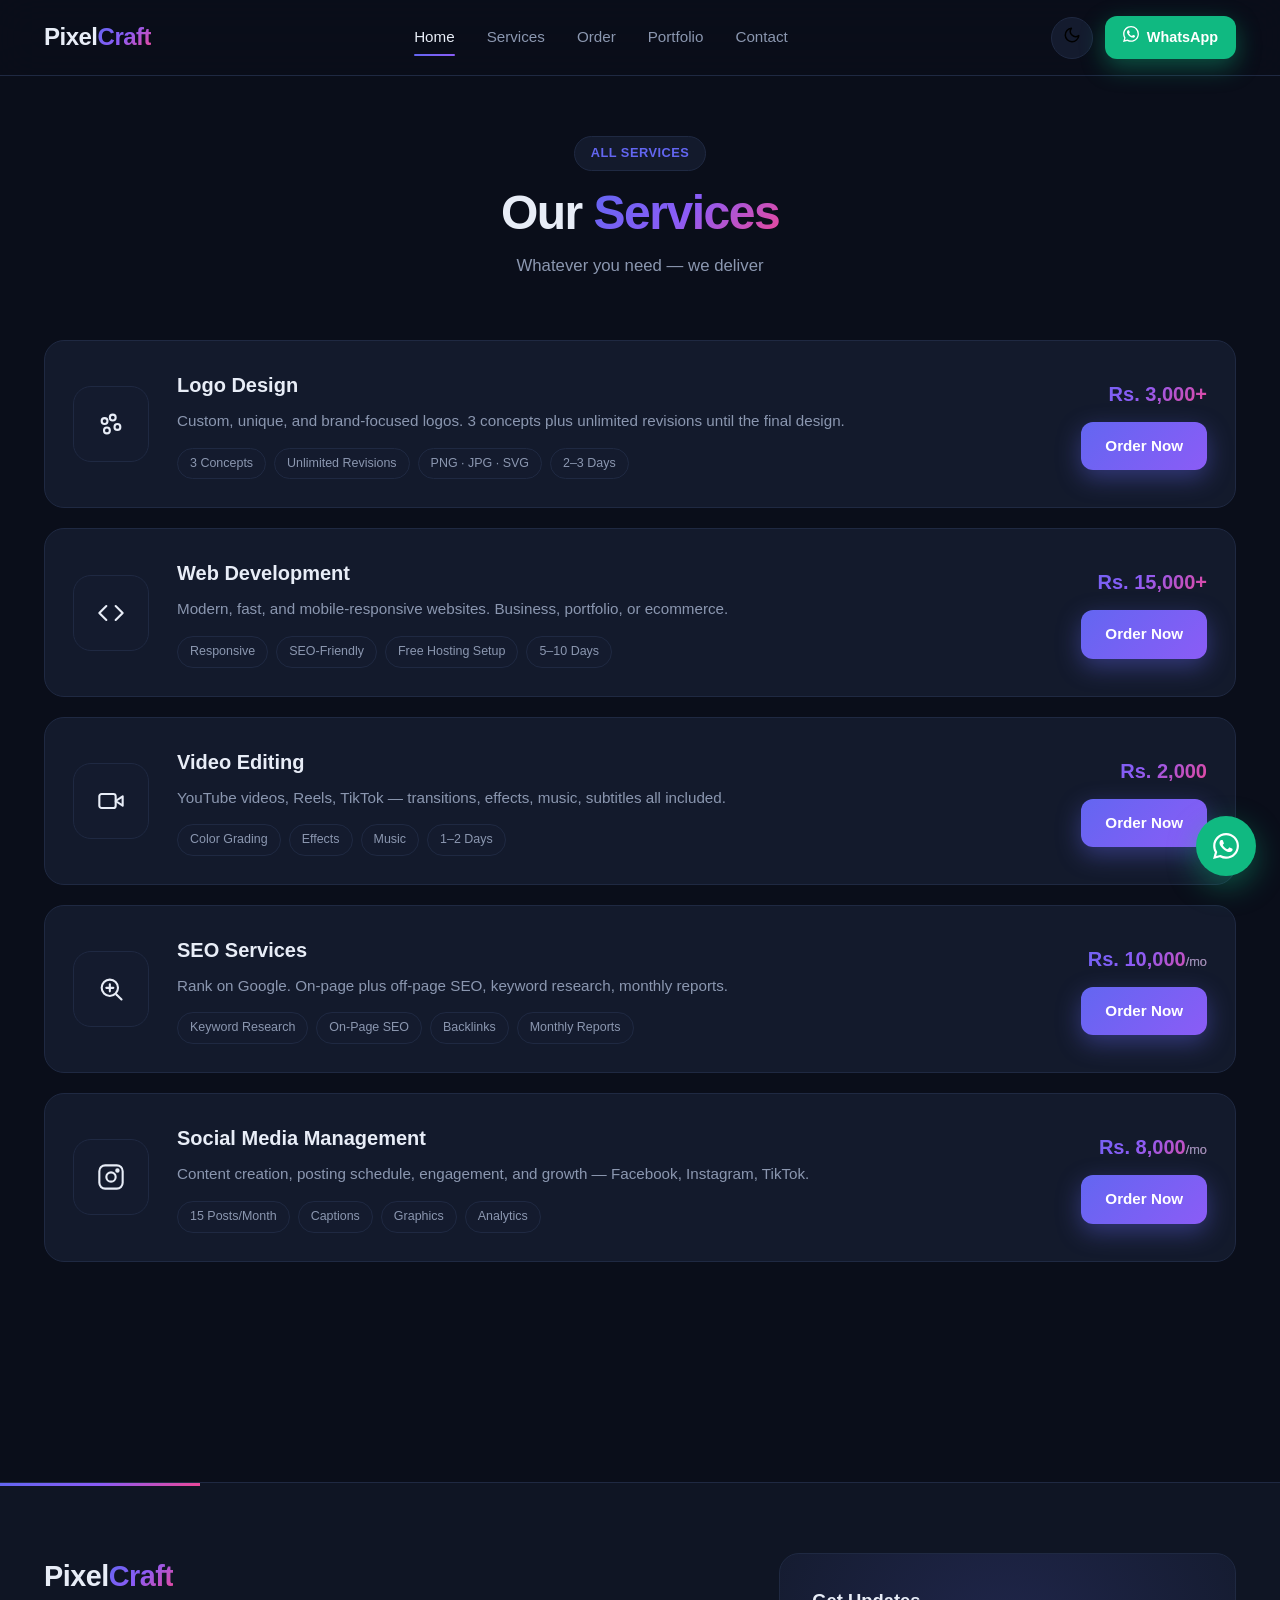
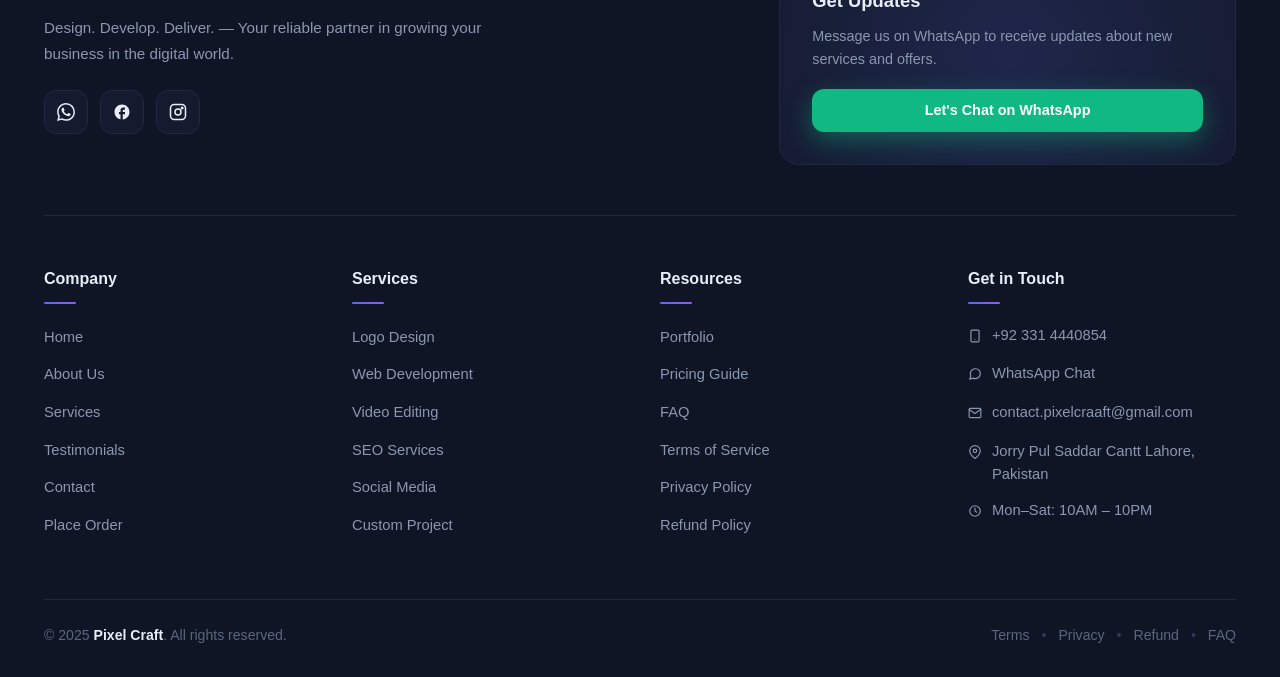
<file: services.html>
<!DOCTYPE html>
<html lang="en">
<head>
  <meta charset="UTF-8" />
  <meta name="viewport" content="width=device-width, initial-scale=1.0" />
  <title>Services — Pixel Craft | Design. Develop. Deliver.</title>

  <link rel="icon" type="image/png" href="pixelcraftheaderlogo.png">
  <link rel="stylesheet" href="style.css" />
</head>
<body>

<header class="navbar">
  <div class="container nav-inner">
    <a href="index.html" class="logo">Pixel<span>Craft</span></a>
    <nav class="nav-links">
  <a href="index.html" class="active">Home</a>
  <a href="services.html">Services</a>
  <a href="order.html">Order</a>
  <a href="https://bilalibrahim970.github.io/my-portfolio/" target="_blank">Portfolio</a>
  <a href="contact.html">Contact</a>
</nav>
    <div class="nav-actions">
      <button id="themeToggle" class="theme-toggle" aria-label="Toggle theme">
        <span class="icon-sun">
          <svg width="18" height="18" viewBox="0 0 24 24" fill="none" stroke="currentColor" stroke-width="2" stroke-linecap="round" stroke-linejoin="round"><circle cx="12" cy="12" r="5"/><line x1="12" y1="1" x2="12" y2="3"/><line x1="12" y1="21" x2="12" y2="23"/><line x1="4.22" y1="4.22" x2="5.64" y2="5.64"/><line x1="18.36" y1="18.36" x2="19.78" y2="19.78"/><line x1="1" y1="12" x2="3" y2="12"/><line x1="21" y1="12" x2="23" y2="12"/><line x1="4.22" y1="19.78" x2="5.64" y2="18.36"/><line x1="18.36" y1="5.64" x2="19.78" y2="4.22"/></svg>
        </span>
        <span class="icon-moon">
          <svg width="18" height="18" viewBox="0 0 24 24" fill="none" stroke="currentColor" stroke-width="2" stroke-linecap="round" stroke-linejoin="round"><path d="M21 12.79A9 9 0 1 1 11.21 3 7 7 0 0 0 21 12.79z"/></svg>
        </span>
      </button>
      <a href="https://wa.me/923314440854" class="btn btn-wa" target="_blank">
        <span>
          <svg width="16" height="16" viewBox="0 0 24 24" fill="currentColor"><path d="M17.472 14.382c-.297-.149-1.758-.867-2.03-.967-.273-.099-.471-.148-.67.15-.197.297-.767.966-.94 1.164-.173.199-.347.223-.644.075-.297-.15-1.255-.463-2.39-1.475-.883-.788-1.48-1.761-1.653-2.059-.173-.297-.018-.458.13-.606.134-.133.298-.347.446-.52.149-.174.198-.298.298-.497.099-.198.05-.371-.025-.52-.075-.149-.669-1.612-.916-2.207-.242-.579-.487-.5-.669-.51-.173-.008-.371-.01-.57-.01-.198 0-.52.074-.792.372-.272.297-1.04 1.016-1.04 2.479 0 1.462 1.065 2.875 1.213 3.074.149.198 2.096 3.2 5.077 4.487.709.306 1.262.489 1.694.625.712.227 1.36.195 1.871.118.571-.085 1.758-.719 2.006-1.413.248-.694.248-1.289.173-1.413-.074-.124-.272-.198-.57-.347m-5.421 7.403h-.004a9.87 9.87 0 01-5.031-1.378l-.361-.214-3.741.982.998-3.648-.235-.374a9.86 9.86 0 01-1.51-5.26c.001-5.45 4.436-9.884 9.888-9.884 2.64 0 5.122 1.03 6.988 2.898a9.825 9.825 0 012.893 6.994c-.003 5.45-4.437 9.884-9.885 9.884m8.413-18.297A11.815 11.815 0 0012.05 0C5.495 0 .16 5.335.157 11.892c0 2.096.547 4.142 1.588 5.945L.057 24l6.305-1.654a11.882 11.882 0 005.683 1.448h.005c6.554 0 11.89-5.335 11.893-11.893a11.821 11.821 0 00-3.48-8.413Z"/></svg>
        </span> WhatsApp
      </a>
      <button class="menu-toggle" id="menuToggle" aria-label="Menu">
        <span></span><span></span><span></span>
      </button>
    </div>
  </div>
</header>

<section class="section page-section">
  <div class="container">
    <div class="section-header">
      <span class="section-tag">All Services</span>
      <h1 class="page-title">Our <span class="gradient-text">Services</span></h1>
      <p class="section-sub">Whatever you need — we deliver</p>
    </div>

    <div class="services-list">
      <div class="service-row">
        <div class="service-row-icon">
          <svg width="28" height="28" viewBox="0 0 24 24" fill="none" stroke="currentColor" stroke-width="1.8" stroke-linecap="round" stroke-linejoin="round"><circle cx="13.5" cy="6.5" r="2.5"/><circle cx="17.5" cy="14.5" r="2.5"/><circle cx="8.5" cy="17.5" r="2.5"/><circle cx="6.5" cy="9.5" r="2.5"/></svg>
        </div>
        <div class="service-row-content">
          <h3>Logo Design</h3>
          <p>Custom, unique, and brand-focused logos. 3 concepts plus unlimited revisions until the final design.</p>
          <div class="service-tags">
            <span>3 Concepts</span>
            <span>Unlimited Revisions</span>
            <span>PNG · JPG · SVG</span>
            <span>2–3 Days</span>
          </div>
        </div>
        <div class="service-row-action">
          <div class="service-price-tag">Rs. 3,000+</div>
          <a href="order.html?service=Logo%20Design" class="btn btn-primary">Order Now</a>
        </div>
      </div>

      <div class="service-row">
        <div class="service-row-icon">
          <svg width="28" height="28" viewBox="0 0 24 24" fill="none" stroke="currentColor" stroke-width="1.8" stroke-linecap="round" stroke-linejoin="round"><polyline points="16 18 22 12 16 6"/><polyline points="8 6 2 12 8 18"/></svg>
        </div>
        <div class="service-row-content">
          <h3>Web Development</h3>
          <p>Modern, fast, and mobile-responsive websites. Business, portfolio, or ecommerce.</p>
          <div class="service-tags">
            <span>Responsive</span>
            <span>SEO-Friendly</span>
            <span>Free Hosting Setup</span>
            <span>5–10 Days</span>
          </div>
        </div>
        <div class="service-row-action">
          <div class="service-price-tag">Rs. 15,000+</div>
          <a href="order.html?service=Web%20Development" class="btn btn-primary">Order Now</a>
        </div>
      </div>

      <div class="service-row">
        <div class="service-row-icon">
          <svg width="28" height="28" viewBox="0 0 24 24" fill="none" stroke="currentColor" stroke-width="1.8" stroke-linecap="round" stroke-linejoin="round"><rect x="2" y="6" width="14" height="12" rx="2"/><polygon points="22 8 16 12 22 16 22 8"/></svg>
        </div>
        <div class="service-row-content">
          <h3>Video Editing</h3>
          <p>YouTube videos, Reels, TikTok — transitions, effects, music, subtitles all included.</p>
          <div class="service-tags">
            <span>Color Grading</span>
            <span>Effects</span>
            <span>Music</span>
            <span>1–2 Days</span>
          </div>
        </div>
        <div class="service-row-action">
          <div class="service-price-tag">Rs. 2,000</div>
          <a href="order.html?service=Video%20Editing" class="btn btn-primary">Order Now</a>
        </div>
      </div>

      <div class="service-row">
        <div class="service-row-icon">
          <svg width="28" height="28" viewBox="0 0 24 24" fill="none" stroke="currentColor" stroke-width="1.8" stroke-linecap="round" stroke-linejoin="round"><circle cx="11" cy="11" r="7"/><line x1="21" y1="21" x2="16.65" y2="16.65"/><path d="M11 8v6M8 11h6"/></svg>
        </div>
        <div class="service-row-content">
          <h3>SEO Services</h3>
          <p>Rank on Google. On-page plus off-page SEO, keyword research, monthly reports.</p>
          <div class="service-tags">
            <span>Keyword Research</span>
            <span>On-Page SEO</span>
            <span>Backlinks</span>
            <span>Monthly Reports</span>
          </div>
        </div>
        <div class="service-row-action">
          <div class="service-price-tag">Rs. 10,000<span>/mo</span></div>
          <a href="order.html?service=SEO" class="btn btn-primary">Order Now</a>
        </div>
      </div>

      <div class="service-row">
        <div class="service-row-icon">
          <svg width="28" height="28" viewBox="0 0 24 24" fill="none" stroke="currentColor" stroke-width="1.8" stroke-linecap="round" stroke-linejoin="round"><rect x="2" y="2" width="20" height="20" rx="5"/><circle cx="12" cy="12" r="4"/><circle cx="17.5" cy="6.5" r="1" fill="currentColor"/></svg>
        </div>
        <div class="service-row-content">
          <h3>Social Media Management</h3>
          <p>Content creation, posting schedule, engagement, and growth — Facebook, Instagram, TikTok.</p>
          <div class="service-tags">
            <span>15 Posts/Month</span>
            <span>Captions</span>
            <span>Graphics</span>
            <span>Analytics</span>
          </div>
        </div>
        <div class="service-row-action">
          <div class="service-price-tag">Rs. 8,000<span>/mo</span></div>
          <a href="order.html?service=Social%20Media" class="btn btn-primary">Order Now</a>
        </div>
      </div>
    </div>
</section>

<footer class="footer">
  <div class="container">
    <div class="footer-top">
      <div class="footer-brand">
        <a href="index.html" class="footer-logo">Pixel<span>Craft</span></a>
        <p class="footer-tagline">Design. Develop. Deliver. — Your reliable partner in growing your business in the digital world.</p>
        <div class="footer-socials">
          <a href="https://wa.me/923314440854" target="_blank" title="WhatsApp">
            <svg width="18" height="18" viewBox="0 0 24 24" fill="currentColor"><path d="M17.472 14.382c-.297-.149-1.758-.867-2.03-.967-.273-.099-.471-.148-.67.15-.197.297-.767.966-.94 1.164-.173.199-.347.223-.644.075-.297-.15-1.255-.463-2.39-1.475-.883-.788-1.48-1.761-1.653-2.059-.173-.297-.018-.458.13-.606.134-.133.298-.347.446-.52.149-.174.198-.298.298-.497.099-.198.05-.371-.025-.52-.075-.149-.669-1.612-.916-2.207-.242-.579-.487-.5-.669-.51-.173-.008-.371-.01-.57-.01-.198 0-.52.074-.792.372-.272.297-1.04 1.016-1.04 2.479 0 1.462 1.065 2.875 1.213 3.074.149.198 2.096 3.2 5.077 4.487.709.306 1.262.489 1.694.625.712.227 1.36.195 1.871.118.571-.085 1.758-.719 2.006-1.413.248-.694.248-1.289.173-1.413-.074-.124-.272-.198-.57-.347m-5.421 7.403h-.004a9.87 9.87 0 01-5.031-1.378l-.361-.214-3.741.982.998-3.648-.235-.374a9.86 9.86 0 01-1.51-5.26c.001-5.45 4.436-9.884 9.888-9.884 2.64 0 5.122 1.03 6.988 2.898a9.825 9.825 0 012.893 6.994c-.003 5.45-4.437 9.884-9.885 9.884m8.413-18.297A11.815 11.815 0 0012.05 0C5.495 0 .16 5.335.157 11.892c0 2.096.547 4.142 1.588 5.945L.057 24l6.305-1.654a11.882 11.882 0 005.683 1.448h.005c6.554 0 11.89-5.335 11.893-11.893a11.821 11.821 0 00-3.48-8.413Z"/></svg>
          </a>
         <a href="https://www.facebook.com/share/1DvGjK3aWy/" target="_blank" title="Facebook">
            <svg width="18" height="18" viewBox="0 0 24 24" fill="currentColor"><path d="M22 12c0-5.52-4.48-10-10-10S2 6.48 2 12c0 4.84 3.44 8.87 8 9.8V15H8v-3h2V9.5C10 7.57 11.57 6 13.5 6H16v3h-2c-.55 0-1 .45-1 1v2h3v3h-3v6.95c5.05-.5 9-4.76 9-9.95z"/></svg>
          </a>
          <a href="https://www.instagram.com/pi.xelcraft?stkn=NXF0dGNsZjJwc2hw" target="_blank" title="Instagram">
            <svg width="18" height="18" viewBox="0 0 24 24" fill="none" stroke="currentColor" stroke-width="2" stroke-linecap="round" stroke-linejoin="round"><rect x="2" y="2" width="20" height="20" rx="5"/><circle cx="12" cy="12" r="4"/><circle cx="17.5" cy="6.5" r="1" fill="currentColor"/></svg>
          </a>
        </div>
      </div>
      <div class="footer-newsletter">
        <h4>Get Updates</h4>
        <p>Message us on WhatsApp to receive updates about new services and offers.</p>
        <a href="https://wa.me/923314440854?text=Hi%20Pixel%20Craft" class="btn btn-wa" target="_blank">
         Let's Chat on WhatsApp
        </a>
      </div>
    </div>

    <div class="footer-grid">
      <div class="footer-col">
        <h4>Company</h4>
        <ul>
          <li><a href="index.html">Home</a></li>
          <li><a href="index.html#why-us">About Us</a></li>
          <li><a href="services.html">Services</a></li>
          <li><a href="index.html#testimonials">Testimonials</a></li>
          <li><a href="contact.html">Contact</a></li>
          <li><a href="order.html">Place Order</a></li>
        </ul>
      </div>
      <div class="footer-col">
        <h4>Services</h4>
        <ul>
          <li><a href="order.html?service=Logo%20Design">Logo Design</a></li>
          <li><a href="order.html?service=Web%20Development">Web Development</a></li>
          <li><a href="order.html?service=Video%20Editing">Video Editing</a></li>
          <li><a href="order.html?service=SEO">SEO Services</a></li>
          <li><a href="order.html?service=Social%20Media">Social Media</a></li>
          <li><a href="order.html?service=Other">Custom Project</a></li>
        </ul>
      </div>
      <div class="footer-col">
        <h4>Resources</h4>
        <ul>
          <li><a href="https://bilalibrahim970.github.io/my-portfolio/" target="_blank">Portfolio</a></li>
          <li><a href="pricing.html">Pricing Guide</a></li>
          <li><a href="faq.html">FAQ</a></li>
          <li><a href="terms.html">Terms of Service</a></li>
          <li><a href="privacy.html">Privacy Policy</a></li>
          <li><a href="refund.html">Refund Policy</a></li>
        </ul>
      </div>
      <div class="footer-col">
        <h4>Get in Touch</h4>
        <ul class="footer-contact">
          <li><span class="fc-icon">
            <svg width="14" height="14" viewBox="0 0 24 24" fill="none" stroke="currentColor" stroke-width="2" stroke-linecap="round" stroke-linejoin="round"><rect x="5" y="2" width="14" height="20" rx="2"/><line x1="12" y1="18" x2="12" y2="18"/></svg>
          </span><a href="tel:+923314440854">+92 331 4440854</a></li>
          <li><span class="fc-icon">
            <svg width="14" height="14" viewBox="0 0 24 24" fill="none" stroke="currentColor" stroke-width="2" stroke-linecap="round" stroke-linejoin="round"><path d="M21 11.5a8.38 8.38 0 0 1-.9 3.8 8.5 8.5 0 0 1-7.6 4.7 8.38 8.38 0 0 1-3.8-.9L3 21l1.9-5.7a8.38 8.38 0 0 1-.9-3.8 8.5 8.5 0 0 1 4.7-7.6 8.38 8.38 0 0 1 3.8-.9h.5a8.48 8.48 0 0 1 8 8v.5z"/></svg>
          </span><a href="https://wa.me/923314440854" target="_blank">WhatsApp Chat</a></li>
          <li><span class="fc-icon">
            <svg width="14" height="14" viewBox="0 0 24 24" fill="none" stroke="currentColor" stroke-width="2" stroke-linecap="round" stroke-linejoin="round"><path d="M4 4h16c1.1 0 2 .9 2 2v12c0 1.1-.9 2-2 2H4c-1.1 0-2-.9-2-2V6c0-1.1.9-2 2-2z"/><polyline points="22,6 12,13 2,6"/></svg>
          </span><a href="mailto:contact.pixelcraaft@gmail.com"> contact.pixelcraaft@gmail.com</a></li>
          <li><span class="fc-icon">
            <svg width="14" height="14" viewBox="0 0 24 24" fill="none" stroke="currentColor" stroke-width="2" stroke-linecap="round" stroke-linejoin="round"><path d="M21 10c0 7-9 13-9 13s-9-6-9-13a9 9 0 0 1 18 0z"/><circle cx="12" cy="10" r="3"/></svg>
          </span><span>Jorry Pul Saddar Cantt Lahore, Pakistan</span></li>
          <li><span class="fc-icon">
            <svg width="14" height="14" viewBox="0 0 24 24" fill="none" stroke="currentColor" stroke-width="2" stroke-linecap="round" stroke-linejoin="round"><circle cx="12" cy="12" r="9"/><polyline points="12 7 12 12 15 14"/></svg>
          </span><span>Mon–Sat: 10AM – 10PM</span></li>
        </ul>
      </div>
    </div>

    <div class="footer-bottom">
      <p>© 2025 <strong>Pixel Craft</strong>. All rights reserved.</p>
      <div class="footer-legal">
        <a href="terms.html">Terms</a><span>•</span>
        <a href="privacy.html">Privacy</a><span>•</span>
        <a href="refund.html">Refund</a><span>•</span>
        <a href="faq.html">FAQ</a>
      </div>
    </div>
  </div>
</footer>

<a href="https://wa.me/923314440854" class="wa-float" target="_blank" aria-label="WhatsApp">
  <svg width="26" height="26" viewBox="0 0 24 24" fill="currentColor"><path d="M17.472 14.382c-.297-.149-1.758-.867-2.03-.967-.273-.099-.471-.148-.67.15-.197.297-.767.966-.94 1.164-.173.199-.347.223-.644.075-.297-.15-1.255-.463-2.39-1.475-.883-.788-1.48-1.761-1.653-2.059-.173-.297-.018-.458.13-.606.134-.133.298-.347.446-.52.149-.174.198-.298.298-.497.099-.198.05-.371-.025-.52-.075-.149-.669-1.612-.916-2.207-.242-.579-.487-.5-.669-.51-.173-.008-.371-.01-.57-.01-.198 0-.52.074-.792.372-.272.297-1.04 1.016-1.04 2.479 0 1.462 1.065 2.875 1.213 3.074.149.198 2.096 3.2 5.077 4.487.709.306 1.262.489 1.694.625.712.227 1.36.195 1.871.118.571-.085 1.758-.719 2.006-1.413.248-.694.248-1.289.173-1.413-.074-.124-.272-.198-.57-.347m-5.421 7.403h-.004a9.87 9.87 0 01-5.031-1.378l-.361-.214-3.741.982.998-3.648-.235-.374a9.86 9.86 0 01-1.51-5.26c.001-5.45 4.436-9.884 9.888-9.884 2.64 0 5.122 1.03 6.988 2.898a9.825 9.825 0 012.893 6.994c-.003 5.45-4.437 9.884-9.885 9.884m8.413-18.297A11.815 11.815 0 0012.05 0C5.495 0 .16 5.335.157 11.892c0 2.096.547 4.142 1.588 5.945L.057 24l6.305-1.654a11.882 11.882 0 005.683 1.448h.005c6.554 0 11.89-5.335 11.893-11.893a11.821 11.821 0 00-3.48-8.413Z"/></svg>
</a>

<script src="main.js"></script>
</body>
</html>
</file>
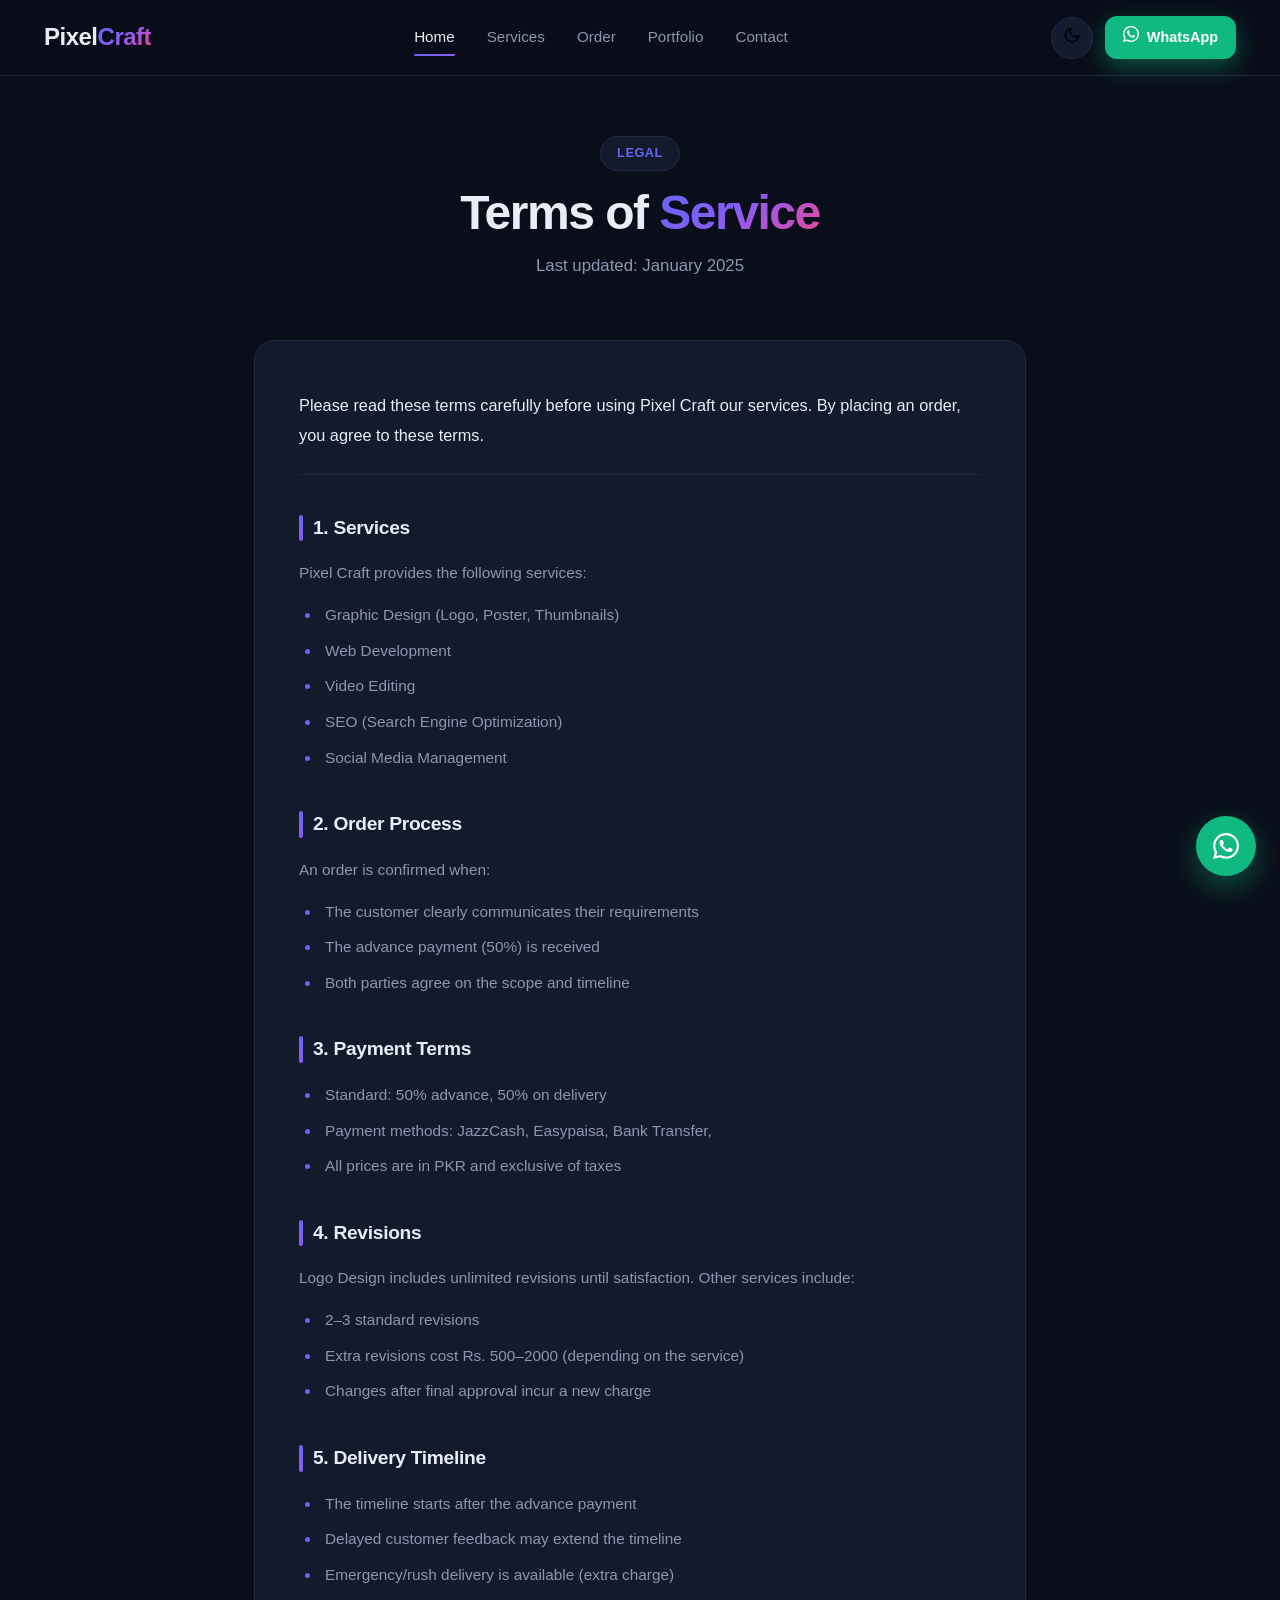
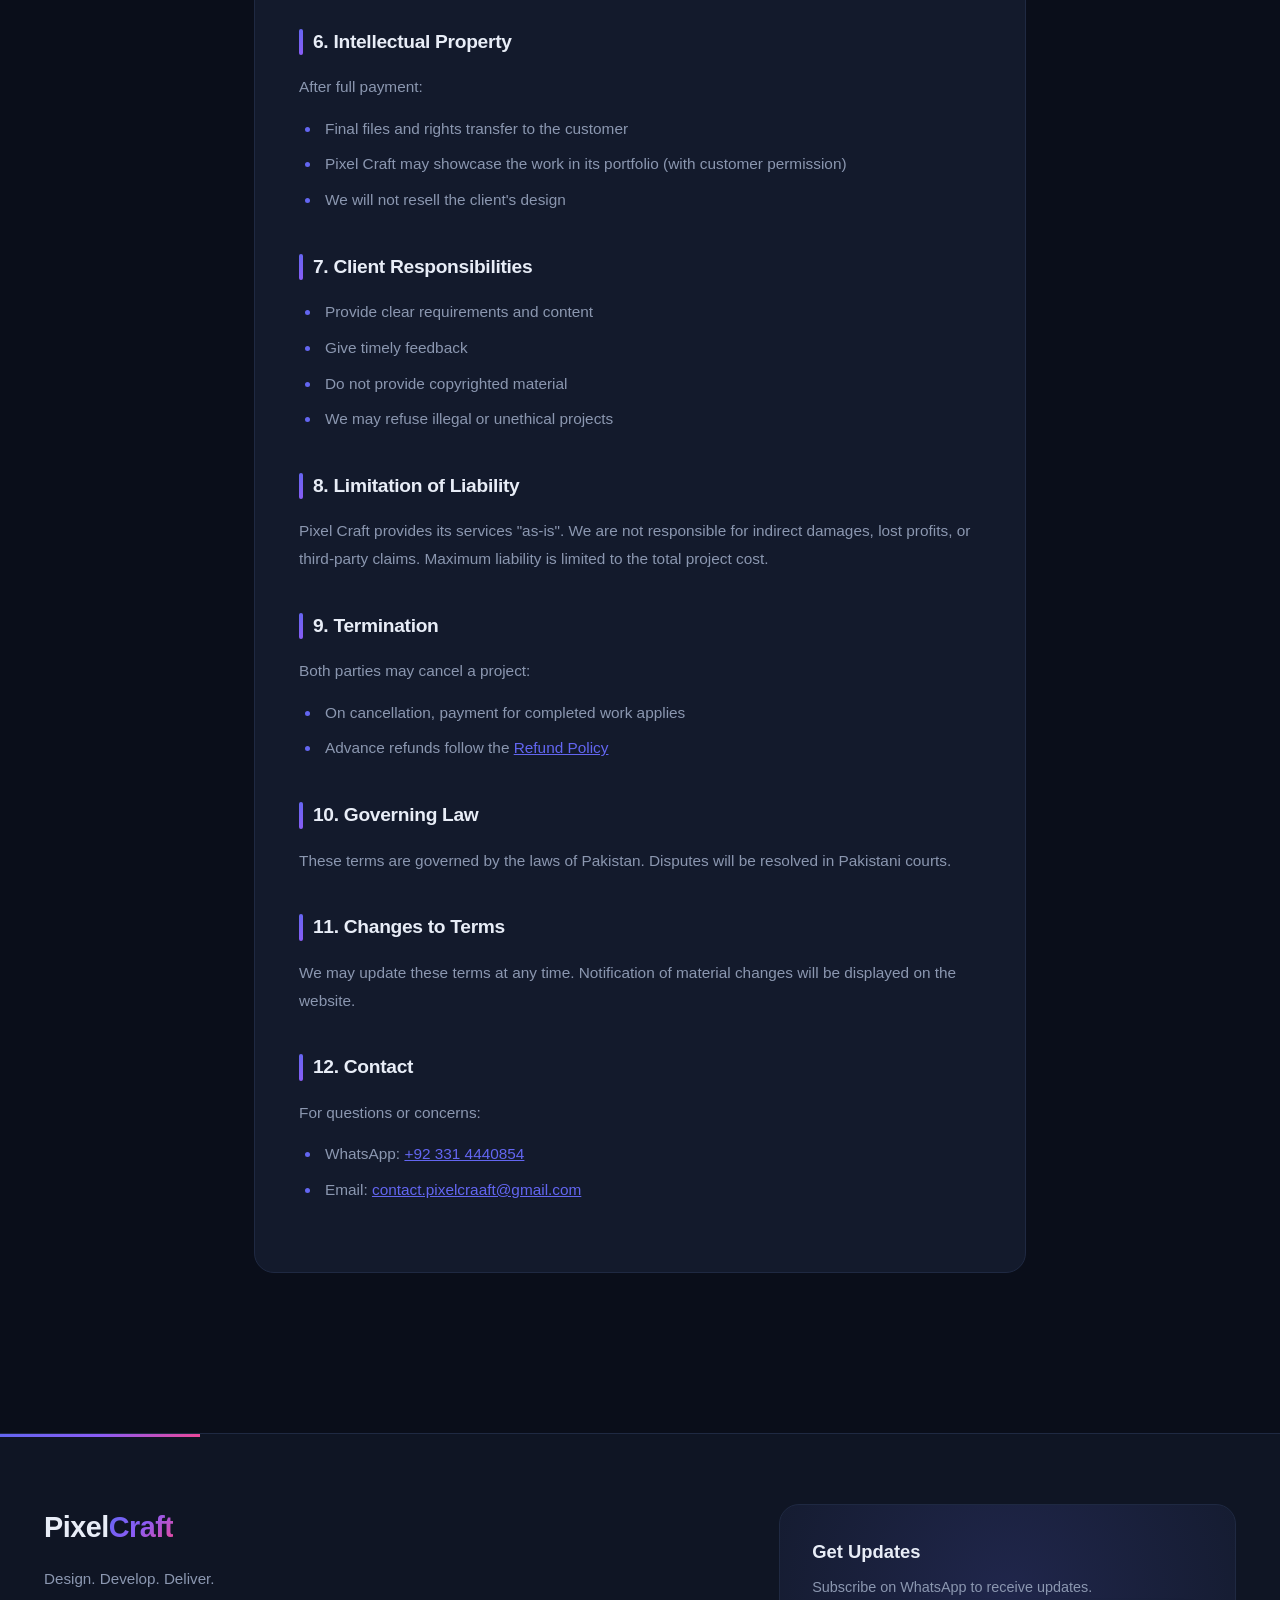
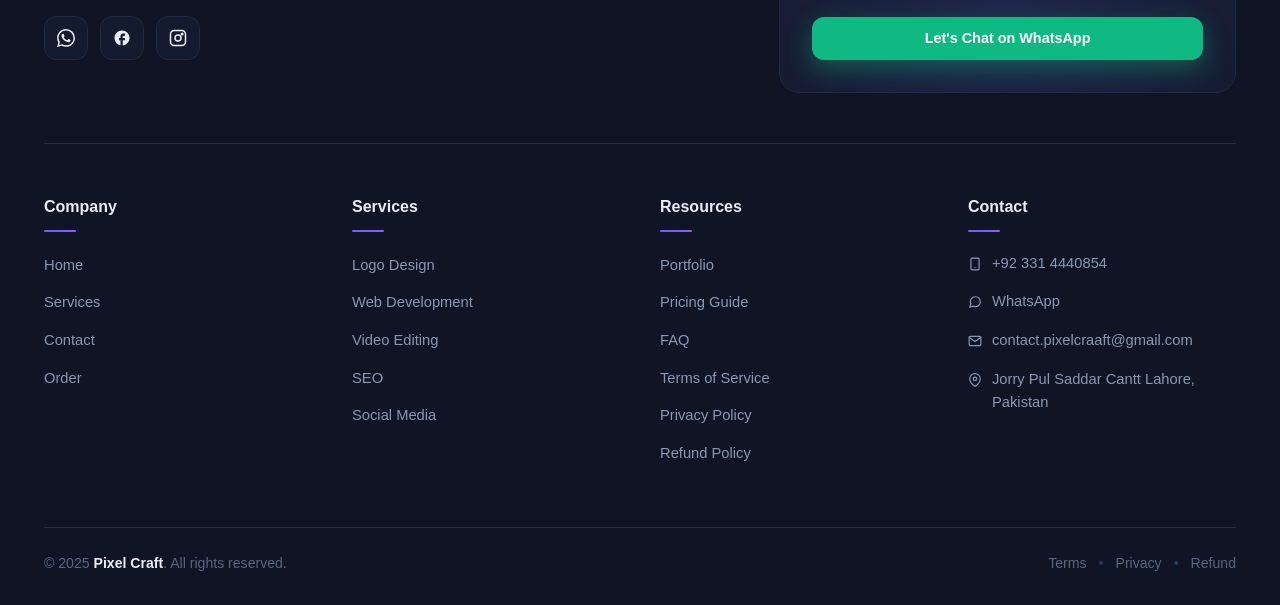
<file: terms.html>
<!DOCTYPE html>
<html lang="en">
<head>
  <meta charset="UTF-8" />
  <meta name="viewport" content="width=device-width, initial-scale=1.0" />
  <title>Terms of Service — Pixel Craft | Design. Develop. Deliver.</title>

  <link rel="icon" type="image/png" href="pixelcraftheaderlogo.png">
  <link rel="stylesheet" href="style.css" />
</head>
<body>

<header class="navbar">
  <div class="container nav-inner">
    <a href="index.html" class="logo">Pixel<span>Craft</span></a>
    <nav class="nav-links">
  <a href="index.html" class="active">Home</a>
  <a href="services.html">Services</a>
  <a href="order.html">Order</a>
  <a href="https://bilalibrahim970.github.io/my-portfolio/" target="_blank">Portfolio</a>
  <a href="contact.html">Contact</a>
</nav>
    <div class="nav-actions">
      <button id="themeToggle" class="theme-toggle" aria-label="Toggle theme">
        <span class="icon-sun">
          <svg width="18" height="18" viewBox="0 0 24 24" fill="none" stroke="currentColor" stroke-width="2" stroke-linecap="round" stroke-linejoin="round"><circle cx="12" cy="12" r="5"/><line x1="12" y1="1" x2="12" y2="3"/><line x1="12" y1="21" x2="12" y2="23"/><line x1="4.22" y1="4.22" x2="5.64" y2="5.64"/><line x1="18.36" y1="18.36" x2="19.78" y2="19.78"/><line x1="1" y1="12" x2="3" y2="12"/><line x1="21" y1="12" x2="23" y2="12"/><line x1="4.22" y1="19.78" x2="5.64" y2="18.36"/><line x1="18.36" y1="5.64" x2="19.78" y2="4.22"/></svg>
        </span>
        <span class="icon-moon">
          <svg width="18" height="18" viewBox="0 0 24 24" fill="none" stroke="currentColor" stroke-width="2" stroke-linecap="round" stroke-linejoin="round"><path d="M21 12.79A9 9 0 1 1 11.21 3 7 7 0 0 0 21 12.79z"/></svg>
        </span>
      </button>
      <a href="https://wa.me/923314440854" class="btn btn-wa" target="_blank">
        <span>
          <svg width="16" height="16" viewBox="0 0 24 24" fill="currentColor"><path d="M17.472 14.382c-.297-.149-1.758-.867-2.03-.967-.273-.099-.471-.148-.67.15-.197.297-.767.966-.94 1.164-.173.199-.347.223-.644.075-.297-.15-1.255-.463-2.39-1.475-.883-.788-1.48-1.761-1.653-2.059-.173-.297-.018-.458.13-.606.134-.133.298-.347.446-.52.149-.174.198-.298.298-.497.099-.198.05-.371-.025-.52-.075-.149-.669-1.612-.916-2.207-.242-.579-.487-.5-.669-.51-.173-.008-.371-.01-.57-.01-.198 0-.52.074-.792.372-.272.297-1.04 1.016-1.04 2.479 0 1.462 1.065 2.875 1.213 3.074.149.198 2.096 3.2 5.077 4.487.709.306 1.262.489 1.694.625.712.227 1.36.195 1.871.118.571-.085 1.758-.719 2.006-1.413.248-.694.248-1.289.173-1.413-.074-.124-.272-.198-.57-.347m-5.421 7.403h-.004a9.87 9.87 0 01-5.031-1.378l-.361-.214-3.741.982.998-3.648-.235-.374a9.86 9.86 0 01-1.51-5.26c.001-5.45 4.436-9.884 9.888-9.884 2.64 0 5.122 1.03 6.988 2.898a9.825 9.825 0 012.893 6.994c-.003 5.45-4.437 9.884-9.885 9.884m8.413-18.297A11.815 11.815 0 0012.05 0C5.495 0 .16 5.335.157 11.892c0 2.096.547 4.142 1.588 5.945L.057 24l6.305-1.654a11.882 11.882 0 005.683 1.448h.005c6.554 0 11.89-5.335 11.893-11.893a11.821 11.821 0 00-3.48-8.413Z"/></svg>
        </span> WhatsApp
      </a>
      <button class="menu-toggle" id="menuToggle" aria-label="Menu">
        <span></span><span></span><span></span>
      </button>
    </div>
  </div>
</header>

<section class="section page-section">
  <div class="container legal-container">
    <div class="section-header">
      <span class="section-tag">Legal</span>
      <h1 class="page-title">Terms of <span class="gradient-text">Service</span></h1>
      <p class="section-sub">Last updated: January 2025</p>
    </div>

    <div class="legal-content">
      <p>Please read these terms carefully before using Pixel Craft our services. By placing an order, you agree to these terms.</p>

      <h2>1. Services</h2>
      <p>Pixel Craft provides the following services:</p>
      <ul>
        <li>Graphic Design (Logo, Poster, Thumbnails)</li>
        <li>Web Development</li>
        <li>Video Editing</li>
        <li>SEO (Search Engine Optimization)</li>
        <li>Social Media Management</li>
      </ul>

      <h2>2. Order Process</h2>
      <p>An order is confirmed when:</p>
      <ul>
        <li>The customer clearly communicates their requirements</li>
        <li>The advance payment (50%) is received</li>
        <li>Both parties agree on the scope and timeline</li>
      </ul>

      <h2>3. Payment Terms</h2>
      <ul>
        <li>Standard: 50% advance, 50% on delivery</li>
        <li>Payment methods: JazzCash, Easypaisa, Bank Transfer,</li>
        <li>All prices are in PKR and exclusive of taxes</li>
      </ul>

      <h2>4. Revisions</h2>
      <p>Logo Design includes unlimited revisions until satisfaction. Other services include:</p>
      <ul>
        <li>2–3 standard revisions</li>
        <li>Extra revisions cost Rs. 500–2000 (depending on the service)</li>
        <li>Changes after final approval incur a new charge</li>
      </ul>

      <h2>5. Delivery Timeline</h2>
      <ul>
        <li>The timeline starts after the advance payment</li>
        <li>Delayed customer feedback may extend the timeline</li>
        <li>Emergency/rush delivery is available (extra charge)</li>
      </ul>

      <h2>6. Intellectual Property</h2>
      <p>After full payment:</p>
      <ul>
        <li>Final files and rights transfer to the customer</li>
        <li>Pixel Craft may showcase the work in its portfolio (with customer permission)</li>
        <li>We will not resell the client's design</li>
      </ul>

      <h2>7. Client Responsibilities</h2>
      <ul>
        <li>Provide clear requirements and content</li>
        <li>Give timely feedback</li>
        <li>Do not provide copyrighted material</li>
        <li>We may refuse illegal or unethical projects</li>
      </ul>

      <h2>8. Limitation of Liability</h2>
      <p>Pixel Craft provides its services "as-is". We are not responsible for indirect damages, lost profits, or third-party claims. Maximum liability is limited to the total project cost.</p>

      <h2>9. Termination</h2>
      <p>Both parties may cancel a project:</p>
      <ul>
        <li>On cancellation, payment for completed work applies</li>
        <li>Advance refunds follow the <a href="refund.html">Refund Policy</a></li>
      </ul>

      <h2>10. Governing Law</h2>
      <p>These terms are governed by the laws of Pakistan. Disputes will be resolved in Pakistani courts.</p>

      <h2>11. Changes to Terms</h2>
      <p>We may update these terms at any time. Notification of material changes will be displayed on the website.</p>

      <h2>12. Contact</h2>
      <p>For questions or concerns:</p>
      <ul>
        <li>WhatsApp: <a href="https://wa.me/923314440854" target="_blank">+92 331 4440854</a></li>
        <li>Email: <a href="mailto:contact.pixelcraaft@gmail.com">contact.pixelcraaft@gmail.com</a></li>
      </ul>
    </div>
  </div>
</section>

<footer class="footer">
  <div class="container">
    <div class="footer-top">
      <div class="footer-brand">
        <a href="index.html" class="footer-logo">Pixel<span>Craft</span></a>
        <p class="footer-tagline">Design. Develop. Deliver.</p>
        <div class="footer-socials">
          <a href="https://wa.me/923314440854" target="_blank" title="WhatsApp">
            <svg width="18" height="18" viewBox="0 0 24 24" fill="currentColor"><path d="M17.472 14.382c-.297-.149-1.758-.867-2.03-.967-.273-.099-.471-.148-.67.15-.197.297-.767.966-.94 1.164-.173.199-.347.223-.644.075-.297-.15-1.255-.463-2.39-1.475-.883-.788-1.48-1.761-1.653-2.059-.173-.297-.018-.458.13-.606.134-.133.298-.347.446-.52.149-.174.198-.298.298-.497.099-.198.05-.371-.025-.52-.075-.149-.669-1.612-.916-2.207-.242-.579-.487-.5-.669-.51-.173-.008-.371-.01-.57-.01-.198 0-.52.074-.792.372-.272.297-1.04 1.016-1.04 2.479 0 1.462 1.065 2.875 1.213 3.074.149.198 2.096 3.2 5.077 4.487.709.306 1.262.489 1.694.625.712.227 1.36.195 1.871.118.571-.085 1.758-.719 2.006-1.413.248-.694.248-1.289.173-1.413-.074-.124-.272-.198-.57-.347m-5.421 7.403h-.004a9.87 9.87 0 01-5.031-1.378l-.361-.214-3.741.982.998-3.648-.235-.374a9.86 9.86 0 01-1.51-5.26c.001-5.45 4.436-9.884 9.888-9.884 2.64 0 5.122 1.03 6.988 2.898a9.825 9.825 0 012.893 6.994c-.003 5.45-4.437 9.884-9.885 9.884m8.413-18.297A11.815 11.815 0 0012.05 0C5.495 0 .16 5.335.157 11.892c0 2.096.547 4.142 1.588 5.945L.057 24l6.305-1.654a11.882 11.882 0 005.683 1.448h.005c6.554 0 11.89-5.335 11.893-11.893a11.821 11.821 0 00-3.48-8.413Z"/></svg>
          </a>
       <a href="https://www.facebook.com/share/1DvGjK3aWy/" target="_blank" title="Facebook">
            <svg width="18" height="18" viewBox="0 0 24 24" fill="currentColor"><path d="M22 12c0-5.52-4.48-10-10-10S2 6.48 2 12c0 4.84 3.44 8.87 8 9.8V15H8v-3h2V9.5C10 7.57 11.57 6 13.5 6H16v3h-2c-.55 0-1 .45-1 1v2h3v3h-3v6.95c5.05-.5 9-4.76 9-9.95z"/></svg>
          </a>
          <a href="https://www.instagram.com/pi.xelcraft?stkn=NXF0dGNsZjJwc2hw" target="_blank" title="Instagram">
            <svg width="18" height="18" viewBox="0 0 24 24" fill="none" stroke="currentColor" stroke-width="2" stroke-linecap="round" stroke-linejoin="round"><rect x="2" y="2" width="20" height="20" rx="5"/><circle cx="12" cy="12" r="4"/><circle cx="17.5" cy="6.5" r="1" fill="currentColor"/></svg>
          </a>
        </div>
      </div>
      <div class="footer-newsletter">
        <h4>Get Updates</h4>
        <p>Subscribe on WhatsApp to receive updates.</p>
        <a href="https://wa.me/923314440854" class="btn btn-wa" target="_blank">Let's Chat on WhatsApp</a>
      </div>
    </div>
    <div class="footer-grid">
      <div class="footer-col">
        <h4>Company</h4>
        <ul>
          <li><a href="index.html">Home</a></li>
          <li><a href="services.html">Services</a></li>
          <li><a href="contact.html">Contact</a></li>
          <li><a href="order.html">Order</a></li>
        </ul>
      </div>
      <div class="footer-col">
        <h4>Services</h4>
        <ul>
          <li><a href="order.html?service=Logo%20Design">Logo Design</a></li>
          <li><a href="order.html?service=Web%20Development">Web Development</a></li>
          <li><a href="order.html?service=Video%20Editing">Video Editing</a></li>
          <li><a href="order.html?service=SEO">SEO</a></li>
          <li><a href="order.html?service=Social%20Media">Social Media</a></li>
        </ul>
      </div>
      <div class="footer-col">
        <h4>Resources</h4>
        <ul>
          <li><a href="https://bilalibrahim970.github.io/my-portfolio/" target="_blank">Portfolio</a></li>
          <li><a href="pricing.html">Pricing Guide</a></li>
          <li><a href="faq.html">FAQ</a></li>
          <li><a href="terms.html">Terms of Service</a></li>
          <li><a href="privacy.html">Privacy Policy</a></li>
          <li><a href="refund.html">Refund Policy</a></li>
        </ul>
      </div>
      <div class="footer-col">
        <h4>Contact</h4>
        <ul class="footer-contact">
          <li><span class="fc-icon">
            <svg width="14" height="14" viewBox="0 0 24 24" fill="none" stroke="currentColor" stroke-width="2" stroke-linecap="round" stroke-linejoin="round"><rect x="5" y="2" width="14" height="20" rx="2"/><line x1="12" y1="18" x2="12" y2="18"/></svg>
          </span><a href="tel:+923314440854">+92 331 4440854</a></li>
          <li><span class="fc-icon">
            <svg width="14" height="14" viewBox="0 0 24 24" fill="none" stroke="currentColor" stroke-width="2" stroke-linecap="round" stroke-linejoin="round"><path d="M21 11.5a8.38 8.38 0 0 1-.9 3.8 8.5 8.5 0 0 1-7.6 4.7 8.38 8.38 0 0 1-3.8-.9L3 21l1.9-5.7a8.38 8.38 0 0 1-.9-3.8 8.5 8.5 0 0 1 4.7-7.6 8.38 8.38 0 0 1 3.8-.9h.5a8.48 8.48 0 0 1 8 8v.5z"/></svg>
          </span><a href="https://wa.me/923314440854" target="_blank">WhatsApp</a></li>
          <li><span class="fc-icon">
            <svg width="14" height="14" viewBox="0 0 24 24" fill="none" stroke="currentColor" stroke-width="2" stroke-linecap="round" stroke-linejoin="round"><path d="M4 4h16c1.1 0 2 .9 2 2v12c0 1.1-.9 2-2 2H4c-1.1 0-2-.9-2-2V6c0-1.1.9-2 2-2z"/><polyline points="22,6 12,13 2,6"/></svg>
          </span><a href="mailto:contact.pixelcraaft@gmail.com"> contact.pixelcraaft@gmail.com</a></li>
          <li><span class="fc-icon">
            <svg width="14" height="14" viewBox="0 0 24 24" fill="none" stroke="currentColor" stroke-width="2" stroke-linecap="round" stroke-linejoin="round"><path d="M21 10c0 7-9 13-9 13s-9-6-9-13a9 9 0 0 1 18 0z"/><circle cx="12" cy="10" r="3"/></svg>
          </span><span>Jorry Pul Saddar Cantt Lahore, Pakistan</span></li>
        </ul>
      </div>
    </div>
    <div class="footer-bottom">
      <p>© 2025 <strong>Pixel Craft</strong>. All rights reserved.</p>
      <div class="footer-legal">
        <a href="terms.html">Terms</a><span>•</span>
        <a href="privacy.html">Privacy</a><span>•</span>
        <a href="refund.html">Refund</a>
      </div>
    </div>
  </div>
</footer>

<a href="https://wa.me/923314440854" class="wa-float" target="_blank" aria-label="WhatsApp">
  <svg width="26" height="26" viewBox="0 0 24 24" fill="currentColor"><path d="M17.472 14.382c-.297-.149-1.758-.867-2.03-.967-.273-.099-.471-.148-.67.15-.197.297-.767.966-.94 1.164-.173.199-.347.223-.644.075-.297-.15-1.255-.463-2.39-1.475-.883-.788-1.48-1.761-1.653-2.059-.173-.297-.018-.458.13-.606.134-.133.298-.347.446-.52.149-.174.198-.298.298-.497.099-.198.05-.371-.025-.52-.075-.149-.669-1.612-.916-2.207-.242-.579-.487-.5-.669-.51-.173-.008-.371-.01-.57-.01-.198 0-.52.074-.792.372-.272.297-1.04 1.016-1.04 2.479 0 1.462 1.065 2.875 1.213 3.074.149.198 2.096 3.2 5.077 4.487.709.306 1.262.489 1.694.625.712.227 1.36.195 1.871.118.571-.085 1.758-.719 2.006-1.413.248-.694.248-1.289.173-1.413-.074-.124-.272-.198-.57-.347m-5.421 7.403h-.004a9.87 9.87 0 01-5.031-1.378l-.361-.214-3.741.982.998-3.648-.235-.374a9.86 9.86 0 01-1.51-5.26c.001-5.45 4.436-9.884 9.888-9.884 2.64 0 5.122 1.03 6.988 2.898a9.825 9.825 0 012.893 6.994c-.003 5.45-4.437 9.884-9.885 9.884m8.413-18.297A11.815 11.815 0 0012.05 0C5.495 0 .16 5.335.157 11.892c0 2.096.547 4.142 1.588 5.945L.057 24l6.305-1.654a11.882 11.882 0 005.683 1.448h.005c6.554 0 11.89-5.335 11.893-11.893a11.821 11.821 0 00-3.48-8.413Z"/></svg>
</a>

<script src="main.js"></script>
</body>
</html>
</file>
<file: style.css>
/* ============================================
   PIXEL CRAFT — MASTER STYLESHEET
   Dark + Light Mode · Fully Responsive
   ============================================ */

* { margin: 0; padding: 0; box-sizing: border-box; }

/* ===== DARK MODE (DEFAULT) ===== */
:root,
[data-theme="dark"] {
  --bg: #0A0E1A;
  --bg-2: #0F1524;
  --bg-3: #141B2E;
  --card: #131A2C;
  --card-hover: #1A2338;
  --border: #1F2942;
  --border-hover: #2D3B5C;

  --text: #E8EDF7;
  --text-muted: #8B97B0;
  --text-dim: #5A6680;

  --accent: #6366F1;
  --accent-2: #8B5CF6;
  --accent-dark: #4F46E5;
  --accent-glow: rgba(99, 102, 241, 0.4);

  --green: #10B981;
  --green-dark: #059669;
  --green-glow: rgba(16, 185, 129, 0.4);

  --gradient: linear-gradient(135deg, #6366F1 0%, #8B5CF6 50%, #EC4899 100%);
  --gradient-2: linear-gradient(135deg, #6366F1, #8B5CF6);

  --shadow: 0 4px 24px rgba(0, 0, 0, 0.3);
  --shadow-lg: 0 20px 60px rgba(0, 0, 0, 0.5);
  --shadow-glow: 0 0 40px rgba(99, 102, 241, 0.15);
}

/* ===== LIGHT MODE ===== */
[data-theme="light"] {
  --bg: #F8FAFC;
  --bg-2: #FFFFFF;
  --bg-3: #F1F5F9;
  --card: #FFFFFF;
  --card-hover: #FFFFFF;
  --border: #E2E8F0;
  --border-hover: #CBD5E1;

  --text: #0F172A;
  --text-muted: #64748B;
  --text-dim: #94A3B8;

  --accent: #6366F1;
  --accent-2: #8B5CF6;
  --accent-dark: #4F46E5;
  --accent-glow: rgba(99, 102, 241, 0.25);

  --green: #10B981;
  --green-dark: #059669;
  --green-glow: rgba(16, 185, 129, 0.25);

  --gradient: linear-gradient(135deg, #6366F1 0%, #8B5CF6 50%, #EC4899 100%);
  --gradient-2: linear-gradient(135deg, #6366F1, #8B5CF6);

  --shadow: 0 4px 24px rgba(15, 23, 42, 0.06);
  --shadow-lg: 0 20px 60px rgba(15, 23, 42, 0.12);
  --shadow-glow: 0 0 40px rgba(99, 102, 241, 0.1);
}

/* ===== BASE ===== */
html { scroll-behavior: smooth; }

body {
  font-family: -apple-system, BlinkMacSystemFont, 'Inter', 'Segoe UI', Roboto, sans-serif;
  background: var(--bg);
  color: var(--text);
  line-height: 1.6;
  -webkit-font-smoothing: antialiased;
  transition: background 0.3s, color 0.3s;
  overflow-x: hidden;
}

a { color: inherit; text-decoration: none; }
img { max-width: 100%; display: block; }
button { font-family: inherit; cursor: pointer; border: none; background: none; }

.container {
  max-width: 1240px;
  margin: 0 auto;
  padding: 0 24px;
  width: 100%;
}

/* ===== GRADIENT TEXT ===== */
.gradient-text {
  background: var(--gradient);
  -webkit-background-clip: text;
  -webkit-text-fill-color: transparent;
  background-clip: text;
}

/* ============================================
   NAVBAR
   ============================================ */
.navbar {
  position: sticky;
  top: 0;
  z-index: 100;
  background: color-mix(in srgb, var(--bg) 80%, transparent);
  backdrop-filter: blur(20px);
  -webkit-backdrop-filter: blur(20px);
  border-bottom: 1px solid var(--border);
  transition: background 0.3s, border-color 0.3s;
}

.nav-inner {
  display: flex;
  align-items: center;
  justify-content: space-between;
  padding: 16px 24px;
  gap: 20px;
}

.logo {
  font-size: 1.5rem;
  font-weight: 800;
  letter-spacing: -0.5px;
  color: var(--text);
  flex-shrink: 0;
}
.logo span {
  background: var(--gradient);
  -webkit-background-clip: text;
  -webkit-text-fill-color: transparent;
  background-clip: text;
}

.nav-links {
  display: flex;
  gap: 32px;
  align-items: center;
}

.nav-links a {
  font-size: 0.95rem;
  font-weight: 500;
  color: var(--text-muted);
  transition: color 0.2s;
  position: relative;
}

.nav-links a:hover,
.nav-links a.active { color: var(--text); }

.nav-links a::after {
  content: "";
  position: absolute;
  bottom: -6px;
  left: 0;
  width: 0;
  height: 2px;
  background: var(--gradient-2);
  transition: width 0.25s;
  border-radius: 2px;
}
.nav-links a:hover::after,
.nav-links a.active::after { width: 100%; }

.nav-actions {
  display: flex;
  align-items: center;
  gap: 12px;
}

/* Theme Toggle */
.theme-toggle {
  width: 42px;
  height: 42px;
  border-radius: 50%;
  background: var(--bg-3);
  border: 1px solid var(--border);
  display: flex;
  align-items: center;
  justify-content: center;
  font-size: 1.1rem;
  transition: all 0.25s;
  position: relative;
  overflow: hidden;
}
.theme-toggle:hover {
  border-color: var(--accent);
  transform: scale(1.05);
}

.theme-toggle .icon-sun,
.theme-toggle .icon-moon {
  position: absolute;
  transition: all 0.4s ease;
}

[data-theme="dark"] .theme-toggle .icon-sun {
  opacity: 0;
  transform: translateY(-30px) rotate(-90deg);
}
[data-theme="dark"] .theme-toggle .icon-moon {
  opacity: 1;
  transform: translateY(0) rotate(0);
}
[data-theme="light"] .theme-toggle .icon-sun {
  opacity: 1;
  transform: translateY(0) rotate(0);
}
[data-theme="light"] .theme-toggle .icon-moon {
  opacity: 0;
  transform: translateY(30px) rotate(90deg);
}

/* Mobile menu toggle */
.menu-toggle {
  display: none;
  flex-direction: column;
  gap: 5px;
  width: 42px;
  height: 42px;
  align-items: center;
  justify-content: center;
  border-radius: 10px;
  background: var(--bg-3);
  border: 1px solid var(--border);
}
.menu-toggle span {
  width: 20px;
  height: 2px;
  background: var(--text);
  border-radius: 2px;
  transition: all 0.25s;
}

/* ============================================
   BUTTONS
   ============================================ */
.btn {
  display: inline-flex;
  align-items: center;
  justify-content: center;
  gap: 8px;
  padding: 12px 24px;
  border-radius: 12px;
  font-weight: 600;
  font-size: 0.95rem;
  transition: all 0.25s cubic-bezier(0.4, 0, 0.2, 1);
  white-space: nowrap;
  position: relative;
  overflow: hidden;
}

.btn-primary {
  background: var(--gradient-2);
  color: #fff;
  box-shadow: 0 8px 24px var(--accent-glow);
}
.btn-primary:hover {
  transform: translateY(-2px);
  box-shadow: 0 12px 32px var(--accent-glow);
  filter: brightness(1.1);
}

.btn-ghost {
  background: var(--bg-3);
  color: var(--text);
  border: 1px solid var(--border);
}
.btn-ghost:hover {
  border-color: var(--accent);
  background: var(--card-hover);
  transform: translateY(-2px);
}

.btn-wa {
  background: var(--green);
  color: #fff;
  box-shadow: 0 8px 24px var(--green-glow);
  padding: 10px 18px;
  font-size: 0.9rem;
}
.btn-wa:hover {
  background: var(--green-dark);
  transform: translateY(-2px);
  box-shadow: 0 12px 32px var(--green-glow);
}

.btn-full { width: 100%; }
.btn-lg { padding: 16px 32px; font-size: 1rem; }

/* ============================================
   HERO
   ============================================ */
.hero {
  position: relative;
  padding: 100px 0 80px;
  overflow: hidden;
}

.hero-bg {
  position: absolute;
  inset: 0;
  background:
    radial-gradient(circle at 20% 20%, var(--accent-glow) 0%, transparent 45%),
    radial-gradient(circle at 80% 60%, var(--green-glow) 0%, transparent 45%);
  opacity: 0.6;
  pointer-events: none;
  z-index: 0;
}

.hero-content {
  position: relative;
  z-index: 1;
  text-align: center;
}

.hero-badge {
  display: inline-block;
  padding: 8px 18px;
  background: var(--card);
  border: 1px solid var(--border);
  border-radius: 999px;
  font-size: 0.85rem;
  color: var(--text-muted);
  margin-bottom: 24px;
  animation: fadeInUp 0.6s ease;
}

.hero h1 {
  font-size: clamp(2.2rem, 6vw, 4.5rem);
  font-weight: 800;
  letter-spacing: -2px;
  line-height: 1.05;
  margin-bottom: 24px;
  animation: fadeInUp 0.6s ease 0.1s backwards;
}

.hero-sub {
  font-size: clamp(1rem, 2vw, 1.2rem);
  color: var(--text-muted);
  max-width: 620px;
  margin: 0 auto 36px;
  animation: fadeInUp 0.6s ease 0.2s backwards;
}

.hero-btns {
  display: flex;
  gap: 14px;
  justify-content: center;
  flex-wrap: wrap;
  margin-bottom: 60px;
  animation: fadeInUp 0.6s ease 0.3s backwards;
}

.hero-stats {
  display: flex;
  gap: 60px;
  justify-content: center;
  flex-wrap: wrap;
  animation: fadeInUp 0.6s ease 0.4s backwards;
}

.stat {
  display: flex;
  flex-direction: column;
  align-items: center;
  gap: 4px;
}
.stat strong {
  font-size: clamp(1.8rem, 4vw, 2.5rem);
  font-weight: 800;
  background: var(--gradient);
  -webkit-background-clip: text;
  -webkit-text-fill-color: transparent;
  background-clip: text;
}
.stat span {
  color: var(--text-muted);
  font-size: 0.9rem;
}

@keyframes fadeInUp {
  from { opacity: 0; transform: translateY(30px); }
  to { opacity: 1; transform: translateY(0); }
}

/* ============================================
   SECTIONS
   ============================================ */
.section {
  padding: 100px 0;
  position: relative;
}
.section-alt {
  background: var(--bg-2);
  border-top: 1px solid var(--border);
  border-bottom: 1px solid var(--border);
}

.section-header {
  text-align: center;
  max-width: 720px;
  margin: 0 auto 60px;
}

.section-tag {
  display: inline-block;
  padding: 6px 16px;
  background: var(--card);
  border: 1px solid var(--border);
  border-radius: 999px;
  font-size: 0.8rem;
  color: var(--accent);
  font-weight: 600;
  letter-spacing: 0.5px;
  text-transform: uppercase;
  margin-bottom: 16px;
}

.section-title {
  font-size: clamp(1.8rem, 4vw, 2.75rem);
  font-weight: 800;
  letter-spacing: -1px;
  line-height: 1.15;
  margin-bottom: 14px;
}

.section-sub {
  color: var(--text-muted);
  font-size: clamp(0.95rem, 2vw, 1.05rem);
}

.page-section { padding: 60px 0 100px; }

.page-title {
  font-size: clamp(2rem, 5vw, 3rem);
  font-weight: 800;
  letter-spacing: -1.5px;
  line-height: 1.1;
  margin-bottom: 14px;
}

/* ============================================
   SERVICE CARDS (Home)
   ============================================ */
.grid-3 {
  display: grid;
  grid-template-columns: repeat(auto-fit, minmax(300px, 1fr));
  gap: 24px;
}

.service-card {
  position: relative;
  background: var(--card);
  border: 1px solid var(--border);
  border-radius: 20px;
  padding: 32px 28px;
  transition: all 0.35s cubic-bezier(0.4, 0, 0.2, 1);
  overflow: hidden;
  display: flex;
  flex-direction: column;
  min-height: 260px;
  cursor: pointer;
}

.service-card-glow {
  position: absolute;
  top: -50%;
  left: -50%;
  width: 200%;
  height: 200%;
  background: radial-gradient(circle, var(--accent-glow) 0%, transparent 70%);
  opacity: 0;
  transition: opacity 0.4s;
  pointer-events: none;
  z-index: 0;
}

.service-card > *:not(.service-card-glow) {
  position: relative;
  z-index: 1;
}

.service-card:hover {
  transform: translateY(-8px);
  border-color: var(--accent);
  box-shadow: var(--shadow-lg), var(--shadow-glow);
}
.service-card:hover .service-card-glow { opacity: 1; }

.service-card-icon {
  font-size: 2.5rem;
  margin-bottom: 18px;
  display: inline-block;
  transition: transform 0.35s;
}
.service-card:hover .service-card-icon {
  transform: scale(1.15) rotate(-5deg);
}

.service-card h3 {
  font-size: 1.3rem;
  font-weight: 700;
  margin-bottom: 10px;
  color: var(--text);
}

.service-card p {
  color: var(--text-muted);
  font-size: 0.95rem;
  margin-bottom: 20px;
  flex-grow: 1;
}

.service-card-footer {
  display: flex;
  justify-content: space-between;
  align-items: center;
  padding-top: 18px;
  border-top: 1px solid var(--border);
  margin-top: auto;
}

.service-card .price {
  font-weight: 700;
  font-size: 1.05rem;
  background: var(--gradient);
  -webkit-background-clip: text;
  -webkit-text-fill-color: transparent;
  background-clip: text;
}

.service-card .arrow {
  font-size: 1.3rem;
  color: var(--text-muted);
  transition: all 0.3s;
}
.service-card:hover .arrow {
  color: var(--accent);
  transform: translateX(6px);
}

.service-card-cta {
  background: var(--gradient-2);
  border-color: transparent;
}
.service-card-cta h3,
.service-card-cta p,
.service-card-cta .price,
.service-card-cta .arrow { color: #fff !important; -webkit-text-fill-color: #fff; }
.service-card-cta .service-card-footer { border-color: rgba(255,255,255,0.2); }

/* ============================================
   FEATURE CARDS
   ============================================ */
.feature-card {
  background: var(--card);
  border: 1px solid var(--border);
  border-radius: 20px;
  padding: 36px 28px;
  text-align: center;
  transition: all 0.35s;
}

.feature-card:hover {
  transform: translateY(-6px);
  border-color: var(--accent);
  box-shadow: var(--shadow-lg);
}

.feature-icon {
  font-size: 2.5rem;
  margin-bottom: 18px;
}

.feature-card h3 {
  font-size: 1.2rem;
  font-weight: 700;
  margin-bottom: 10px;
}
.feature-card p {
  color: var(--text-muted);
  font-size: 0.95rem;
}

/* ============================================
   TESTIMONIALS
   ============================================ */
.testimonial-card {
  background: var(--card);
  border: 1px solid var(--border);
  border-radius: 20px;
  padding: 32px 28px;
  transition: all 0.35s;
  position: relative;
  overflow: hidden;
}

.testimonial-card::before {
  content: "";
  position: absolute;
  top: 0; left: 0;
  width: 4px;
  height: 100%;
  background: var(--gradient);
}

.testimonial-card:hover {
  transform: translateY(-6px);
  border-color: var(--accent);
  box-shadow: var(--shadow-lg);
}

.stars {
  color: #FBBF24;
  font-size: 1.1rem;
  letter-spacing: 2px;
  margin-bottom: 14px;
}

.testimonial-card p {
  color: var(--text);
  font-size: 0.98rem;
  line-height: 1.7;
  margin-bottom: 22px;
  font-style: italic;
}

.testimonial-author {
  display: flex;
  align-items: center;
  gap: 14px;
}

.avatar {
  width: 46px;
  height: 46px;
  border-radius: 50%;
  background: var(--gradient-2);
  color: #fff;
  display: flex;
  align-items: center;
  justify-content: center;
  font-weight: 700;
  font-size: 1.1rem;
  flex-shrink: 0;
}

.testimonial-author strong {
  display: block;
  color: var(--text);
  font-size: 0.95rem;
}
.testimonial-author span {
  color: var(--text-muted);
  font-size: 0.85rem;
}

/* ============================================
   CTA SECTION
   ============================================ */
.cta-section {
  padding: 60px 0;
}
.cta-box {
  background: var(--gradient-2);
  border-radius: 28px;
  padding: 70px 40px;
  text-align: center;
  position: relative;
  overflow: hidden;
  box-shadow: 0 30px 80px var(--accent-glow);
}
.cta-box::before {
  content: "";
  position: absolute;
  inset: 0;
  background:
    radial-gradient(circle at 20% 30%, rgba(255,255,255,0.15) 0%, transparent 50%),
    radial-gradient(circle at 80% 70%, rgba(255,255,255,0.1) 0%, transparent 50%);
  pointer-events: none;
}
.cta-box > * { position: relative; z-index: 1; }

.cta-box h2 {
  font-size: clamp(1.6rem, 4vw, 2.5rem);
  font-weight: 800;
  letter-spacing: -1px;
  margin-bottom: 14px;
  color: #fff;
}
.cta-box p {
  color: rgba(255,255,255,0.9);
  font-size: 1.05rem;
  margin-bottom: 30px;
}
.cta-box .btn-primary {
  background: #fff;
  color: var(--accent);
  box-shadow: 0 12px 32px rgba(0,0,0,0.2);
}
.cta-box .btn-primary:hover {
  background: #fff;
  filter: none;
  transform: translateY(-3px);
  box-shadow: 0 20px 40px rgba(0,0,0,0.3);
}

/* ============================================
   SERVICES PAGE (list rows)
   ============================================ */
.services-list {
  display: flex;
  flex-direction: column;
  gap: 20px;
  margin-bottom: 60px;
}

.service-row {
  display: grid;
  grid-template-columns: auto 1fr auto;
  gap: 28px;
  align-items: center;
  background: var(--card);
  border: 1px solid var(--border);
  border-radius: 20px;
  padding: 28px;
  transition: all 0.3s;
}
.service-row:hover {
  border-color: var(--accent);
  transform: translateY(-4px);
  box-shadow: var(--shadow-lg);
}

.service-row-icon {
  font-size: 2.2rem;
  width: 76px;
  height: 76px;
  background: var(--bg-3);
  border: 1px solid var(--border);
  border-radius: 18px;
  display: flex;
  align-items: center;
  justify-content: center;
  flex-shrink: 0;
  transition: transform 0.35s;
}
.service-row:hover .service-row-icon { transform: scale(1.08) rotate(-5deg); }

.service-row-content h3 {
  font-size: 1.25rem;
  font-weight: 700;
  margin-bottom: 8px;
}
.service-row-content p {
  color: var(--text-muted);
  font-size: 0.95rem;
  margin-bottom: 14px;
}

.service-tags {
  display: flex;
  flex-wrap: wrap;
  gap: 8px;
}
.service-tags span {
  padding: 5px 12px;
  background: var(--bg-3);
  border: 1px solid var(--border);
  border-radius: 999px;
  font-size: 0.78rem;
  color: var(--text-muted);
  font-weight: 500;
}

.service-row-action {
  text-align: right;
  min-width: 140px;
}
.service-price-tag {
  font-weight: 800;
  font-size: 1.25rem;
  background: var(--gradient);
  -webkit-background-clip: text;
  -webkit-text-fill-color: transparent;
  background-clip: text;
  margin-bottom: 12px;
}
.service-price-tag span {
  font-size: 0.8rem;
  color: var(--text-muted);
  -webkit-text-fill-color: var(--text-muted);
  font-weight: 500;
}

/* Custom box */
.custom-box {
  background: var(--card);
  border: 1px solid var(--border);
  border-radius: 24px;
  padding: 50px 32px;
  text-align: center;
  position: relative;
  overflow: hidden;
}
.custom-box::before {
  content: "";
  position: absolute;
  inset: 0;
  background: radial-gradient(circle at 50% 0%, var(--accent-glow), transparent 60%);
  opacity: 0.5;
  pointer-events: none;
}
.custom-box > * { position: relative; z-index: 1; }
.custom-box h3 {
  font-size: 1.6rem;
  font-weight: 800;
  margin-bottom: 10px;
}
.custom-box p {
  color: var(--text-muted);
  margin-bottom: 24px;
}

/* ============================================
   ORDER FORM
   ============================================ */
.form-wrapper {
  max-width: 720px;
  margin: 0 auto;
}

.order-form {
  background: var(--card);
  border: 1px solid var(--border);
  border-radius: 24px;
  padding: 40px;
  box-shadow: var(--shadow-lg);
}

.form-row {
  display: grid;
  grid-template-columns: 1fr 1fr;
  gap: 20px;
}

.form-group {
  margin-bottom: 22px;
}

.form-group label {
  display: block;
  font-weight: 600;
  color: var(--text);
  margin-bottom: 8px;
  font-size: 0.9rem;
}

.form-group input,
.form-group select,
.form-group textarea {
  width: 100%;
  padding: 14px 16px;
  background: var(--bg-3);
  border: 1.5px solid var(--border);
  border-radius: 12px;
  font-size: 0.95rem;
  font-family: inherit;
  color: var(--text);
  transition: all 0.25s;
}

.form-group input::placeholder,
.form-group textarea::placeholder {
  color: var(--text-dim);
}

.form-group input:focus,
.form-group select:focus,
.form-group textarea:focus {
  outline: none;
  border-color: var(--accent);
  background: var(--card);
  box-shadow: 0 0 0 4px var(--accent-glow);
}

.form-group textarea {
  resize: vertical;
  min-height: 120px;
}

.form-note {
  text-align: center;
  color: var(--text-muted);
  font-size: 0.85rem;
  margin-top: 14px;
}

/* ============================================
   CONTACT
   ============================================ */
.contact-card {
  display: block;
  background: var(--card);
  border: 1px solid var(--border);
  border-radius: 20px;
  padding: 40px 28px;
  text-align: center;
  transition: all 0.35s;
  cursor: pointer;
}
.contact-card:hover {
  transform: translateY(-8px);
  border-color: var(--accent);
  box-shadow: var(--shadow-lg), var(--shadow-glow);
}

.contact-icon {
  font-size: 2.8rem;
  margin-bottom: 16px;
  display: inline-block;
  transition: transform 0.35s;
}
.contact-card:hover .contact-icon { transform: scale(1.15); }

.contact-card h3 {
  font-size: 1.25rem;
  font-weight: 700;
  margin-bottom: 8px;
}
.contact-card p {
  color: var(--text-muted);
  font-size: 0.95rem;
  margin-bottom: 18px;
}
.contact-cta {
  color: var(--accent);
  font-weight: 600;
  font-size: 0.92rem;
}

.info-box {
  background: var(--card);
  border: 1px solid var(--border);
  border-radius: 20px;
  padding: 36px;
  margin-top: 40px;
}
.info-box h3 {
  font-size: 1.3rem;
  font-weight: 700;
  margin-bottom: 20px;
}
.info-grid {
  display: grid;
  grid-template-columns: 1fr 1fr;
  gap: 24px;
}
.info-grid > div {
  display: flex;
  flex-direction: column;
  gap: 4px;
}
.info-grid strong {
  color: var(--text);
  font-size: 0.95rem;
}
.info-grid span {
  color: var(--text-muted);
  font-size: 0.92rem;
}

/* ============================================
   FOOTER
   ============================================ */
.footer {
  background: var(--bg-2);
  border-top: 1px solid var(--border);
  padding: 70px 0 0;
  margin-top: 60px;
  position: relative;
}

.footer::before {
  content: "";
  position: absolute;
  top: 0;
  left: 0;
  width: 200px;
  height: 3px;
  background: var(--gradient);
}

.footer-top {
  display: grid;
  grid-template-columns: 1.5fr 1fr;
  gap: 50px;
  padding-bottom: 50px;
  border-bottom: 1px solid var(--border);
  margin-bottom: 50px;
}

.footer-brand .footer-logo {
  font-size: 1.8rem;
  font-weight: 800;
  color: var(--text);
  letter-spacing: -0.5px;
  display: inline-block;
  margin-bottom: 16px;
}
.footer-brand .footer-logo span {
  background: var(--gradient);
  -webkit-background-clip: text;
  -webkit-text-fill-color: transparent;
  background-clip: text;
}

.footer-tagline {
  color: var(--text-muted);
  font-size: 0.95rem;
  line-height: 1.7;
  margin-bottom: 24px;
  max-width: 480px;
}

.footer-socials {
  display: flex;
  gap: 12px;
  flex-wrap: wrap;
}

.footer-socials a {
  display: flex;
  align-items: center;
  justify-content: center;
  width: 44px;
  height: 44px;
  background: var(--bg-3);
  border: 1px solid var(--border);
  border-radius: 12px;
  font-size: 1.15rem;
  transition: all 0.3s;
}
.footer-socials a:hover {
  background: var(--gradient-2);
  border-color: transparent;
  transform: translateY(-4px);
  box-shadow: 0 10px 24px var(--accent-glow);
}

.footer-newsletter {
  background: var(--card);
  border: 1px solid var(--border);
  padding: 32px;
  border-radius: 20px;
  align-self: start;
  position: relative;
  overflow: hidden;
}
.footer-newsletter::before {
  content: "";
  position: absolute;
  top: -50%; right: -50%;
  width: 200%; height: 200%;
  background: radial-gradient(circle, var(--accent-glow), transparent 60%);
  opacity: 0.4;
  pointer-events: none;
}
.footer-newsletter > * { position: relative; z-index: 1; }

.footer-newsletter h4 {
  color: var(--text);
  font-size: 1.15rem;
  font-weight: 700;
  margin-bottom: 10px;
}
.footer-newsletter p {
  color: var(--text-muted);
  font-size: 0.9rem;
  margin-bottom: 18px;
  line-height: 1.6;
}
.footer-newsletter .btn { width: 100%; }

.footer-grid {
  display: grid;
  grid-template-columns: repeat(4, 1fr);
  gap: 40px;
  padding-bottom: 50px;
  border-bottom: 1px solid var(--border);
}

.footer-col h4 {
  color: var(--text);
  font-size: 1rem;
  font-weight: 700;
  margin-bottom: 20px;
  position: relative;
  padding-bottom: 12px;
}
.footer-col h4::after {
  content: "";
  position: absolute;
  bottom: 0; left: 0;
  width: 32px;
  height: 2px;
  background: var(--gradient-2);
  border-radius: 2px;
}

.footer-col ul {
  list-style: none;
}
.footer-col ul li {
  margin-bottom: 12px;
}
.footer-col ul li a {
  color: var(--text-muted);
  font-size: 0.92rem;
  transition: all 0.2s;
  display: inline-block;
}
.footer-col ul li a:hover {
  color: var(--accent);
  transform: translateX(4px);
}

.footer-contact li {
  display: flex;
  align-items: flex-start;
  gap: 10px;
  margin-bottom: 14px;
  font-size: 0.92rem;
  color: var(--text-muted);
}
.footer-contact .fc-icon {
  flex-shrink: 0;
  font-size: 1rem;
  margin-top: 1px;
}
.footer-contact a {
  color: var(--text-muted);
  transition: color 0.2s;
}
.footer-contact a:hover { color: var(--accent); }

.footer-bottom {
  display: flex;
  justify-content: space-between;
  align-items: center;
  padding: 24px 0 30px;
  gap: 20px;
  flex-wrap: wrap;
}
.footer-bottom p {
  color: var(--text-dim);
  font-size: 0.88rem;
}
.footer-bottom strong {
  color: var(--text);
  font-weight: 600;
}
.footer-legal {
  display: flex;
  align-items: center;
  gap: 12px;
  font-size: 0.88rem;
}
.footer-legal a {
  color: var(--text-dim);
  transition: color 0.2s;
}
.footer-legal a:hover { color: var(--accent); }
.footer-legal span { color: var(--border-hover); }

/* ============================================
   FLOATING WHATSAPP
   ============================================ */
.wa-float {
  position: fixed;
  bottom: 24px;
  right: 24px;
  width: 60px;
  height: 60px;
  background: var(--green);
  color: #fff;
  border-radius: 50%;
  display: flex;
  align-items: center;
  justify-content: center;
  font-size: 1.7rem;
  box-shadow: 0 10px 30px var(--green-glow);
  z-index: 200;
  transition: all 0.3s;
  animation: waPulse 2.5s infinite;
}
.wa-float:hover {
  background: var(--green-dark);
  transform: scale(1.1) rotate(-5deg);
}

@keyframes waPulse {
  0%, 100% { box-shadow: 0 10px 30px var(--green-glow), 0 0 0 0 var(--green-glow); }
  50% { box-shadow: 0 10px 30px var(--green-glow), 0 0 0 14px transparent; }
}

/* ============================================
   RESPONSIVE — TABLET (≤ 992px)
   ============================================ */
@media (max-width: 992px) {
  .nav-links {
    display: none;
    position: absolute;
    top: 100%;
    left: 0;
    right: 0;
    background: var(--bg-2);
    border-bottom: 1px solid var(--border);
    flex-direction: column;
    padding: 24px;
    gap: 18px;
    align-items: flex-start;
  }
  .nav-links.open { display: flex; }
  .nav-links a { font-size: 1rem; }

  .menu-toggle { display: flex; }

  .hero { padding: 70px 0 60px; }
  .hero-stats { gap: 40px; }
  .section { padding: 70px 0; }
  .section-header { margin-bottom: 44px; }

  .footer-top {
    grid-template-columns: 1fr;
    gap: 30px;
  }
  .footer-grid {
    grid-template-columns: repeat(2, 1fr);
    gap: 32px;
  }

  .service-row {
    grid-template-columns: auto 1fr;
    gap: 20px;
  }
  .service-row-action {
    grid-column: 1 / -1;
    text-align: left;
    display: flex;
    align-items: center;
    justify-content: space-between;
    gap: 16px;
    padding-top: 16px;
    border-top: 1px solid var(--border);
  }
  .service-price-tag { margin-bottom: 0; }
}

/* ============================================
   RESPONSIVE — MOBILE (≤ 640px)
   ============================================ */
@media (max-width: 640px) {
  .container { padding: 0 18px; }

  .nav-inner { padding: 14px 18px; gap: 10px; }
  .logo { font-size: 1.3rem; }

  .nav-actions .btn-wa span:not(:first-child) { display: none; }
  .nav-actions .btn-wa { padding: 10px 14px; }

  .theme-toggle, .menu-toggle { width: 40px; height: 40px; }

  .hero { padding: 55px 0 50px; }
  .hero h1 { letter-spacing: -1px; margin-bottom: 18px; }
  .hero-sub { font-size: 0.98rem; margin-bottom: 28px; }
  .hero-badge { font-size: 0.78rem; padding: 6px 14px; }
  .hero-btns { gap: 10px; margin-bottom: 44px; }
  .hero-btns .btn { flex: 1; min-width: 140px; padding: 12px 18px; font-size: 0.9rem; }
  .hero-stats { gap: 24px; }
  .stat strong { font-size: 1.6rem; }
  .stat span { font-size: 0.8rem; }

  .section { padding: 55px 0; }
  .section-header { margin-bottom: 32px; }
  .page-section { padding: 40px 0 60px; }

  .grid-3 { grid-template-columns: 1fr; gap: 18px; }

  .service-card { padding: 26px 22px; min-height: auto; border-radius: 18px; }
  .service-card-icon { font-size: 2.2rem; }
  .service-card h3 { font-size: 1.15rem; }

  .feature-card { padding: 28px 22px; }
  .testimonial-card { padding: 26px 22px; }
  .testimonial-card p { font-size: 0.92rem; }

  .cta-box { padding: 50px 24px; border-radius: 22px; }

  .service-row {
    grid-template-columns: 1fr;
    padding: 22px;
    gap: 16px;
    border-radius: 18px;
  }
  .service-row-icon { width: 60px; height: 60px; font-size: 1.8rem; }
  .service-row-content h3 { font-size: 1.1rem; }
  .service-row-content p { font-size: 0.9rem; }
  .service-tags span { font-size: 0.72rem; padding: 4px 10px; }

  .service-row-action {
    flex-direction: column;
    align-items: stretch;
    gap: 12px;
  }
  .service-row-action .btn { width: 100%; }

  .custom-box { padding: 36px 22px; border-radius: 20px; }
  .custom-box h3 { font-size: 1.3rem; }

  .order-form { padding: 26px 22px; border-radius: 20px; }
  .form-row { grid-template-columns: 1fr; gap: 0; }
  .form-group input,
  .form-group select,
  .form-group textarea { padding: 13px 14px; font-size: 16px; /* prevent iOS zoom */ }

  .contact-card { padding: 32px 22px; }
  .info-box { padding: 26px 22px; }
  .info-grid { grid-template-columns: 1fr; gap: 18px; }

  .footer { padding: 50px 0 0; margin-top: 40px; }
  .footer-grid { grid-template-columns: 1fr; gap: 30px; padding-bottom: 36px; }
  .footer-top { padding-bottom: 36px; margin-bottom: 36px; gap: 24px; }
  .footer-newsletter { padding: 24px; }
  .footer-bottom {
    flex-direction: column;
    text-align: center;
    gap: 14px;
    padding: 20px 0 24px;
  }

  .wa-float { width: 56px; height: 56px; font-size: 1.5rem; bottom: 20px; right: 20px; }
}

/* ============================================
   EXTRA SMALL (≤ 380px)
   ============================================ */
@media (max-width: 380px) {
  .hero h1 { font-size: 1.9rem; }
  .hero-btns .btn { min-width: 100%; }
  .stat strong { font-size: 1.4rem; }
}
/* ============================================
   NEW PAGES — Pricing, FAQ, Legal
   ============================================ */

/* ===== PRICING PAGE ===== */
.pricing-grid {
  display: grid;
  grid-template-columns: repeat(auto-fit, minmax(280px, 1fr));
  gap: 24px;
}

.pricing-card {
  background: var(--card);
  border: 1px solid var(--border);
  border-radius: 20px;
  padding: 36px 28px;
  text-align: center;
  transition: all 0.35s cubic-bezier(0.4, 0, 0.2, 1);
  position: relative;
  display: flex;
  flex-direction: column;
}
.pricing-card:hover {
  transform: translateY(-8px);
  border-color: var(--accent);
  box-shadow: var(--shadow-lg), var(--shadow-glow);
}

.pricing-card-highlight {
  background: var(--gradient-2);
  border-color: transparent;
}
.pricing-card-highlight h3,
.pricing-card-highlight .pricing-amount,
.pricing-card-highlight .pricing-features li {
  color: #fff;
  -webkit-text-fill-color: #fff;
}
.pricing-card-highlight .pricing-amount span { color: rgba(255,255,255,0.8); }
.pricing-card-highlight .pricing-features li::before { color: #fff; }
.pricing-card-highlight .pricing-features { border-color: rgba(255,255,255,0.2); }
.pricing-card-highlight .btn-primary { background: #fff; color: var(--accent); }
.pricing-card-highlight .btn-primary:hover { background: #fff; filter: none; }

.pricing-badge {
  position: absolute;
  top: 16px;
  right: 16px;
  background: #fff;
  color: var(--accent);
  font-size: 0.7rem;
  font-weight: 700;
  padding: 4px 12px;
  border-radius: 999px;
  letter-spacing: 0.5px;
  text-transform: uppercase;
}

.pricing-icon {
  font-size: 2.5rem;
  margin-bottom: 14px;
}

.pricing-card h3 {
  font-size: 1.2rem;
  font-weight: 700;
  margin-bottom: 14px;
  color: var(--text);
}

.pricing-amount {
  font-size: 2.2rem;
  font-weight: 800;
  background: var(--gradient);
  -webkit-background-clip: text;
  -webkit-text-fill-color: transparent;
  background-clip: text;
  margin-bottom: 22px;
  letter-spacing: -1px;
}
.pricing-amount span {
  font-size: 0.9rem;
  font-weight: 500;
  color: var(--text-muted);
  -webkit-text-fill-color: var(--text-muted);
  margin-left: 4px;
}

.pricing-features {
  list-style: none;
  text-align: left;
  margin-bottom: 24px;
  padding-bottom: 24px;
  border-bottom: 1px solid var(--border);
  flex-grow: 1;
}
.pricing-features li {
  padding: 8px 0 8px 24px;
  position: relative;
  color: var(--text-muted);
  font-size: 0.92rem;
}
.pricing-features li::before {
  content: "✓";
  position: absolute;
  left: 0;
  color: var(--green);
  font-weight: 700;
  font-size: 0.95rem;
}

/* ===== INFO LIST ===== */
.info-list {
  list-style: none;
  padding-left: 0;
}
.info-list li {
  padding: 10px 0 10px 28px;
  position: relative;
  color: var(--text-muted);
  border-bottom: 1px solid var(--border);
  font-size: 0.95rem;
}
.info-list li:last-child { border-bottom: none; }
.info-list li::before {
  content: "→";
  position: absolute;
  left: 0;
  color: var(--accent);
  font-weight: 700;
}
.info-list strong { color: var(--text); }

/* ===== FAQ PAGE ===== */
.faq-list {
  display: flex;
  flex-direction: column;
  gap: 14px;
}

.faq-item {
  background: var(--card);
  border: 1px solid var(--border);
  border-radius: 16px;
  overflow: hidden;
  transition: all 0.3s;
}
.faq-item:hover {
  border-color: var(--accent);
}
.faq-item[open] {
  border-color: var(--accent);
  box-shadow: var(--shadow-lg);
}

.faq-item summary {
  padding: 22px 26px;
  font-size: 1.02rem;
  font-weight: 600;
  color: var(--text);
  cursor: pointer;
  display: flex;
  align-items: center;
  justify-content: space-between;
  gap: 16px;
  list-style: none;
  position: relative;
  transition: color 0.2s;
}
.faq-item summary::-webkit-details-marker { display: none; }

.faq-item summary::after {
  content: "+";
  font-size: 1.5rem;
  font-weight: 300;
  color: var(--accent);
  transition: transform 0.3s;
  flex-shrink: 0;
  line-height: 1;
}
.faq-item[open] summary::after {
  transform: rotate(45deg);
}
.faq-item summary:hover { color: var(--accent); }

.faq-answer {
  padding: 0 26px 24px;
  color: var(--text-muted);
  font-size: 0.95rem;
  line-height: 1.75;
  animation: fadeInAnswer 0.3s ease;
}
.faq-answer a {
  color: var(--accent);
  font-weight: 500;
  text-decoration: underline;
}

@keyframes fadeInAnswer {
  from { opacity: 0; transform: translateY(-6px); }
  to { opacity: 1; transform: translateY(0); }
}

/* ===== LEGAL PAGES (Terms, Privacy, Refund) ===== */
.legal-container {
  max-width: 820px;
}

.legal-content {
  background: var(--card);
  border: 1px solid var(--border);
  border-radius: 20px;
  padding: 50px 44px;
  color: var(--text-muted);
  line-height: 1.8;
  font-size: 0.96rem;
}

.legal-content > p:first-child {
  font-size: 1.02rem;
  color: var(--text);
  padding-bottom: 24px;
  border-bottom: 1px solid var(--border);
  margin-bottom: 32px;
}

.legal-content h2 {
  color: var(--text);
  font-size: 1.2rem;
  font-weight: 700;
  margin-top: 36px;
  margin-bottom: 14px;
  padding-left: 14px;
  position: relative;
  letter-spacing: -0.3px;
}
.legal-content h2::before {
  content: "";
  position: absolute;
  left: 0;
  top: 4px;
  bottom: 4px;
  width: 4px;
  background: var(--gradient-2);
  border-radius: 4px;
}

.legal-content h3 {
  color: var(--text);
  font-size: 1.05rem;
  font-weight: 600;
  margin-top: 22px;
  margin-bottom: 10px;
}

.legal-content p {
  margin-bottom: 14px;
}

.legal-content ul,
.legal-content ol {
  padding-left: 22px;
  margin-bottom: 18px;
}
.legal-content li {
  margin-bottom: 8px;
  padding-left: 4px;
}
.legal-content li::marker { color: var(--accent); }

.legal-content strong {
  color: var(--text);
  font-weight: 600;
}

.legal-content a {
  color: var(--accent);
  text-decoration: underline;
  transition: color 0.2s;
}
.legal-content a:hover { color: var(--accent-2); }

/* ===== RESPONSIVE — New Pages ===== */
@media (max-width: 768px) {
  .pricing-grid { grid-template-columns: 1fr; gap: 18px; }
  .pricing-card { padding: 30px 24px; }
  .pricing-amount { font-size: 1.9rem; }

  .faq-item summary {
    padding: 18px 20px;
    font-size: 0.95rem;
  }
  .faq-answer { padding: 0 20px 20px; font-size: 0.92rem; }

  .legal-content {
    padding: 32px 22px;
    font-size: 0.92rem;
    border-radius: 16px;
  }
  .legal-content h2 {
    font-size: 1.1rem;
    margin-top: 28px;
  }
  .legal-content h3 { font-size: 1rem; }
  .legal-content > p:first-child { font-size: 0.96rem; }
}

@media (max-width: 480px) {
  .pricing-card { padding: 26px 20px; border-radius: 16px; }
  .pricing-icon { font-size: 2.1rem; }
  .pricing-amount { font-size: 1.7rem; }

  .faq-item summary { padding: 16px 18px; font-size: 0.9rem; }
  .faq-answer { padding: 0 18px 18px; font-size: 0.88rem; }

  .legal-content { padding: 26px 18px; font-size: 0.88rem; }
  .legal-content h2 { font-size: 1rem; padding-left: 12px; }
  .legal-content ul, .legal-content ol { padding-left: 18px; }
}
 /* Review Button (simple + centered) */
.review-btn-wrap {
  display: flex;
  justify-content: center;
  align-items: center;
  width: 100%;
  margin-top: 35px;
}
</file>
<file: carousel.css>
/* ==========================================
   REVIEWS CAROUSEL STYLES
   ========================================== */

.carousel-wrapper {
  position: relative;
  display: flex;
  align-items: center;
  gap: 12px;
}

.carousel-viewport {
  overflow: hidden;
  flex: 1;
  padding: 10px 5px;
}

.carousel-track {
  display: flex;
  transition: transform 0.5s ease;
  gap: 20px;
}

.carousel-track .testimonial-card {
  flex: 0 0 calc((100% - 40px) / 3);
  min-width: calc((100% - 40px) / 3);
  box-sizing: border-box;
}

/* Buttons */
.carousel-btn {
  flex: 0 0 auto;
  width: 46px;
  height: 46px;
  border-radius: 50%;
  border: 2px solid #d4af37;
  background: #fff;
  color: #14532d;
  cursor: pointer;
  display: flex;
  align-items: center;
  justify-content: center;
  transition: all 0.25s;
  box-shadow: 0 4px 12px rgba(0, 0, 0, 0.08);
  z-index: 2;
}

.carousel-btn:hover {
  background: #166534;
  color: #fff;
  border-color: #166534;
  transform: scale(1.08);
}

.carousel-btn:disabled {
  opacity: 0.35;
  cursor: not-allowed;
  transform: none;
}

.carousel-btn:disabled:hover {
  background: #fff;
  color: #14532d;
  border-color: #d4af37;
}

/* Dots */
.carousel-dots {
  display: flex;
  justify-content: center;
  gap: 8px;
  margin-top: 22px;
}

.carousel-dots button {
  width: 10px;
  height: 10px;
  border-radius: 50%;
  border: none;
  background: #ccc;
  cursor: pointer;
  padding: 0;
  transition: all 0.25s;
}

.carousel-dots button.active {
  background: #166534;
  width: 26px;
  border-radius: 6px;
}

/* Empty state */
.carousel-empty {
  text-align: center;
  padding: 40px 20px;
  color: #888;
  font-style: italic;
  width: 100%;
}

/* Review CTA Box */
.review-cta {
  margin-top: 45px;
  text-align: center;
  padding: 35px 25px;
  background: linear-gradient(135deg, rgba(22, 101, 52, 0.08), rgba(212, 175, 55, 0.08));
  border: 2px dashed rgba(212, 175, 55, 0.5);
  border-radius: 14px;
}

.review-cta h3 {
  color: #14532d;
  font-size: 1.4rem;
  margin-bottom: 8px;
}

.review-cta p {
  color: #555;
  margin-bottom: 20px;
  max-width: 500px;
  margin-left: auto;
  margin-right: auto;
}

/* Dark mode */
body.dark-mode .review-cta h3 { color: #d4af37; }
body.dark-mode .review-cta p { color: #bbb; }
body.dark-mode .carousel-btn {
  background: #1a1a1a;
  color: #d4af37;
  border-color: #d4af37;
}
body.dark-mode .carousel-btn:hover {
  background: #d4af37;
  color: #1a1a1a;
}
body.dark-mode .carousel-dots button { background: #444; }
body.dark-mode .carousel-dots button.active { background: #d4af37; }

/* Responsive */
@media (max-width: 900px) {
  .carousel-track .testimonial-card {
    flex: 0 0 calc((100% - 20px) / 2);
    min-width: calc((100% - 20px) / 2);
  }
}

@media (max-width: 600px) {
  .carousel-track .testimonial-card {
    flex: 0 0 100%;
    min-width: 100%;
  }
  .carousel-btn {
    width: 38px;
    height: 38px;
  }
  .carousel-wrapper {
    gap: 8px;
  }
}
/* ==========================================
   RESPONSIVE — Mobile / Tablet
   ========================================== */

/* Tablet: 2 cards */
@media (max-width: 900px) {
  .carousel-track .testimonial-card {
    flex: 0 0 calc((100% - 20px) / 2);
    min-width: calc((100% - 20px) / 2);
  }
}

/* Mobile: 1 card */
@media (max-width: 600px) {
  .carousel-track .testimonial-card {
    flex: 0 0 100%;
    min-width: 100%;
    max-width: 100%;
  }

  .carousel-btn {
    width: 36px;
    height: 36px;
    font-size: 14px;
  }

  .carousel-wrapper {
    gap: 6px;
  }

  .carousel-viewport {
    padding: 8px 2px;
  }
}
@media (max-width: 600px) {
  .carousel-track .testimonial-card {
    flex: 0 0 100% !important;
    min-width: 100% !important;
    max-width: 100% !important;
  }
}
</file>
